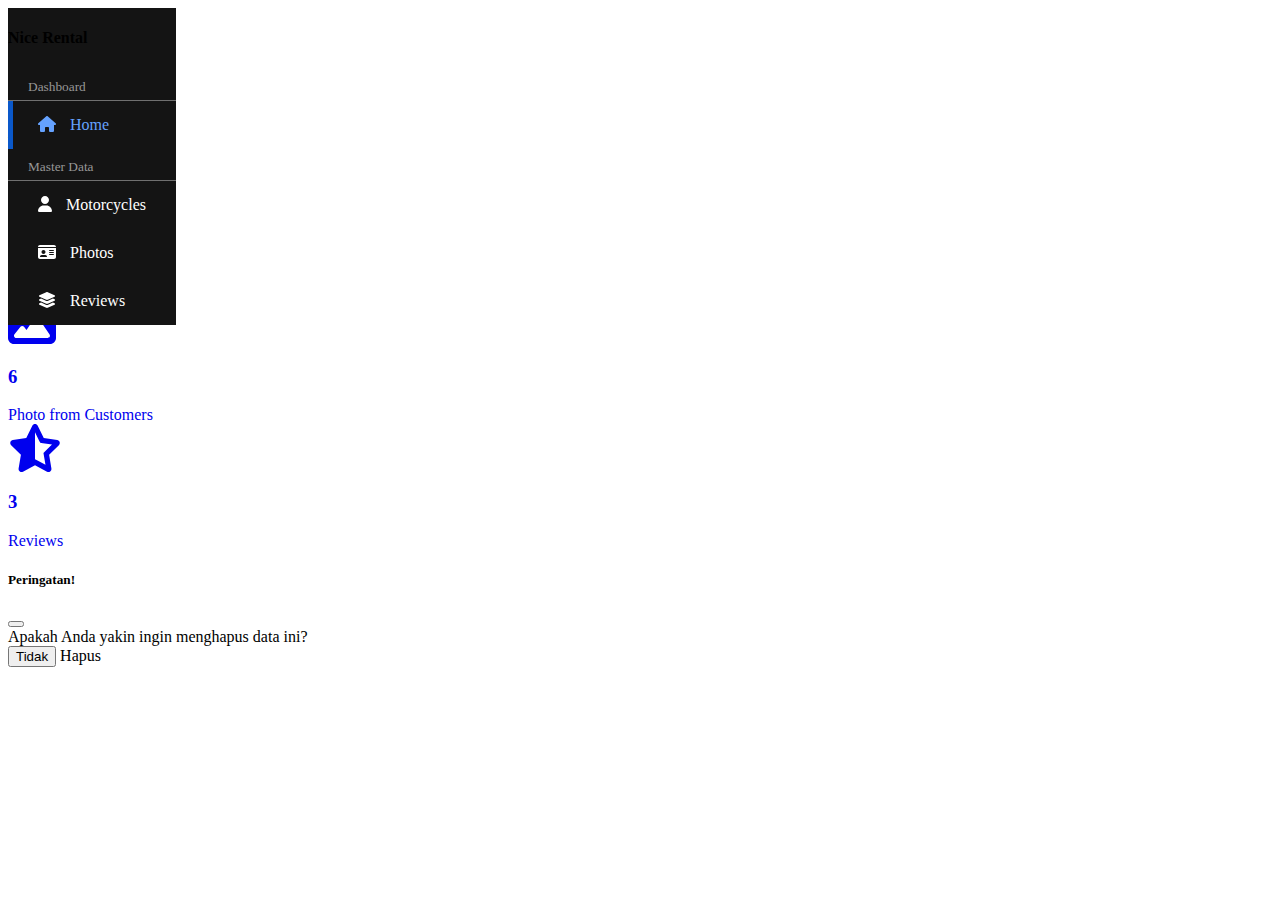
<file: dashboard.html>
<!DOCTYPE html>
<html lang="en">
<head>
<meta charset="UTF-8">
    <meta http-equiv="X-UA-Compatible" content="IE=edge">
    <meta name="viewport" content="width=device-width, initial-scale=1.0">
    <title>Nice Rental</title>
    <link href="https://cdn.jsdelivr.net/npm/bootstrap@5.3.0-alpha1/dist/css/bootstrap.min.css" rel="stylesheet" integrity="sha384-GLhlTQ8iRABdZLl6O3oVMWSktQOp6b7In1Zl3/Jr59b6EGGoI1aFkw7cmDA6j6gD" crossorigin="anonymous">
    <link rel="stylesheet" href="assets/datatables/datatables.min.css">
    <link rel="stylesheet" href="assets/fontawesome/css/all.min.css">
    <!-- <link rel="stylesheet" href="<?= BASEURL; ?>/assets/datepicker/css/bootstrap-datepicker.min.css"> -->
    <link rel="stylesheet" href="css/admin.css">
    <script src="https://code.jquery.com/jquery-3.6.3.min.js" integrity="sha256-pvPw+upLPUjgMXY0G+8O0xUf+/Im1MZjXxxgOcBQBXU=" crossorigin="anonymous"></script>
    <script src="https://cdn.jsdelivr.net/npm/bootstrap@5.3.0-alpha1/dist/js/bootstrap.bundle.min.js" integrity="sha384-w76AqPfDkMBDXo30jS1Sgez6pr3x5MlQ1ZAGC+nuZB+EYdgRZgiwxhTBTkF7CXvN" crossorigin="anonymous"></script>
    <script src="assets/fontawesome/js/all.min.js"></script>
    <script src="assets/datatables/datatables.min.js"></script>
    <!-- <script src="<?= BASEURL; ?>/assets/datepicker/js/bootstrap-datepicker.min.js"></script> -->
    <!-- <script src="<?= BASEURL; ?>/assets/js/flasher.js"></script> -->
    <script src="assets/tinymce/tinymce.min.js"></script>
</head>
<body>
    <!-- <div class="flasher">
      <?php Flasher::flash(); ?>
    </div> -->
    <div class="container-fluid">
        <div class="row">
            <div class="col-2 px-0 sidebar text-white">
                <h4 class="text-center mt-3 mb-4">Nice Rental</h4>
                <div class="text-center text-lg-start mb-5">
                    <div class="menu-group-lg d-none d-lg-block">Dashboard</div><div class="menu-group-sm mx-2 d-lg-none"></div>
                    <a class="side-menu active" href="dashboard.html"><i class="fa-solid fa-home"></i> <span class="menu-text d-none d-lg-inline-block">Home</span></a>
                    <div class="menu-group-lg d-none d-lg-block">Master Data</div><div class="menu-group-sm mx-2 d-lg-none"></div>
                    <a class="side-menu <?= $page == 'user' ? 'active' : ''; ?>" href="motorcycles.html"><i class="fa-solid fa-user"></i> <span class="menu-text d-none d-lg-inline-block">Motorcycles</span></a>
                    <a class="side-menu <?= $page == 'member' ? 'active' : ''; ?>" href="photos.html"><i class="fa-solid fa-id-card"></i> <span class="menu-text d-none d-lg-inline-block">Photos</span></a>
                    <a class="side-menu <?= $page == 'category' ? 'active' : ''; ?>" href="reviews.html"><i class="fa-solid fa-layer-group"></i> <span class="menu-text d-none d-lg-inline-block">Reviews</span></a>
                </div>
            </div>
            <div class="col-10 offset-2 px-0">
                <nav class="navbar navbar-expand-lg navbar-light bg-light">
                    <div class="container-fluid px-3">
                        <button class="navbar-toggler" type="button" data-bs-toggle="collapse" data-bs-target="#navbarSupportedContent" aria-controls="navbarSupportedContent" aria-expanded="false" aria-label="Toggle navigation">
                            <span class="navbar-toggler-icon"></span>
                        </button>
                        <div class="collapse navbar-collapse" id="navbarSupportedContent">
                            <ul class="navbar-nav ms-auto mb-2 mb-lg-0">
                                <!-- <li class="nav-item">
                                    <a class="nav-link active" aria-current="page" href="#">Home</a>
                                </li> -->
                                <li class="nav-item">
                                    <a class="nav-link" href="index.html">Homepage</a>
                                </li>
                                <li class="nav-item dropdown">
                                    <a class="nav-link dropdown-toggle fw-bold" href="#" id="navbarDropdown" role="button" data-bs-toggle="dropdown" aria-expanded="false">
                                        <i class="fa-solid fa-user"></i> <?= $_SESSION['ht-username']; ?>
                                    </a>
                                    <ul class="dropdown-menu dropdown-menu-end" aria-labelledby="navbarDropdown">
                                        <li><a class="dropdown-item" href="account.html">My Account</a></li>
                                        <li><a class="dropdown-item" href="login.html">Logout</a></li>
                                    </ul>
                                </li>
                            </ul>
                        </div>
                    </div>
                </nav>
                <div class="p-4">   
                    <h3 class="mb-4">Welcome, Admin!</h3>
                    <div class="row">
                        <div class="col-lg-4 col-md-6">
                            <a href="motorcycles.html">
                                <div class="alert alert-info d-flex align-items-center">
                                    <div class=""><i class="fa-solid fa-motorcycle fa-fw fa-3x"></i></div>
                                    <div class="ps-3">
                                        <h3 class="m-0">3</h4>
                                        <div class="text-muted">
                                            Motorcycles
                                        </div>    
                                    </div>
                                </div>
                            </a>
                        </div>
                        <div class="col-lg-4 col-md-6">
                            <a href="photos.html">
                                <div class="alert alert-success d-flex align-items-center">
                                    <div class=""><i class="fa-solid fa-image fa-3x"></i></div>
                                    <div class="ps-3">
                                        <h3 class="m-0">6</h4>
                                        <div class="text-muted">
                                            Photo from Customers
                                        </div>    
                                    </div>
                                </div>
                            </a>
                        </div>
                        <div class="col-lg-4 col-md-6">
                            <a href="reviews.html">
                                <div class="alert alert-warning d-flex align-items-center">
                                    <div class=""><i class="fa-solid fa-star-half-stroke fa-3x"></i></div>
                                    <div class="ps-3">
                                        <h3 class="m-0">3</h4>
                                        <div class="text-muted">
                                            Reviews
                                        </div>    
                                    </div>
                                </div>
                            </a>
                        </div>
                    </div>
                </div>
            </div>
        </div>
    </div>

    <!-- Modal delete -->
    <div class="modal fade" id="modal-delete" tabindex="-1" aria-labelledby="modal-deleteLabel" aria-hidden="true">
        <div class="modal-dialog">
            <div class="modal-content">
                <div class="modal-header">
                    <h5 class="modal-title" id="modal-deleteLabel">Peringatan!</h5>
                    <button type="button" class="btn-close" data-bs-dismiss="modal" aria-label="Close"></button>
                </div>
                <div class="modal-body">
                    Apakah Anda yakin ingin menghapus data ini?
                </div>
                <div class="modal-footer">
                    <button type="button" class="btn btn-secondary" data-bs-dismiss="modal">Tidak</button>
                    <a id="modal-delete-btn" class="btn btn-danger">Hapus</a>
                </div>
            </div>
        </div>
    </div>
    <!-- End of modal delete -->

    <script src="js/sidebar.js"></script>
</body>
</html>
</file>
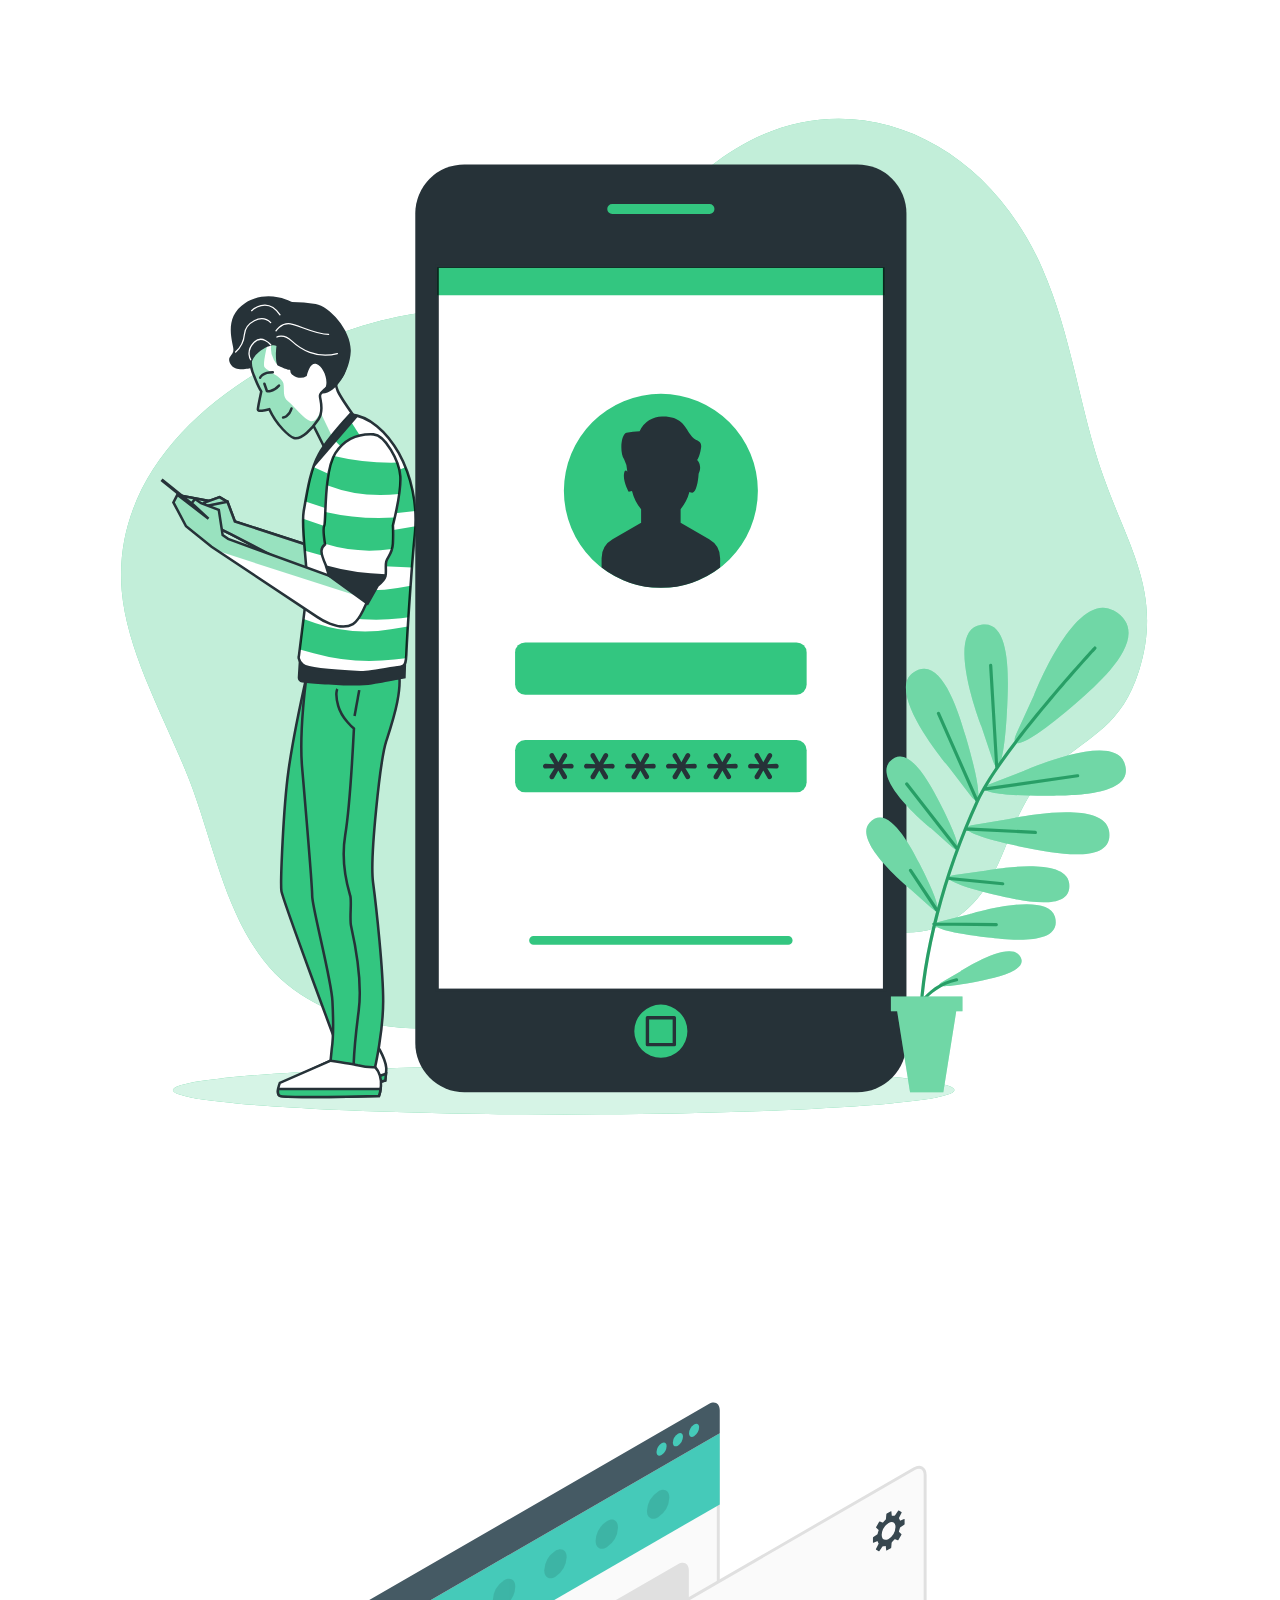
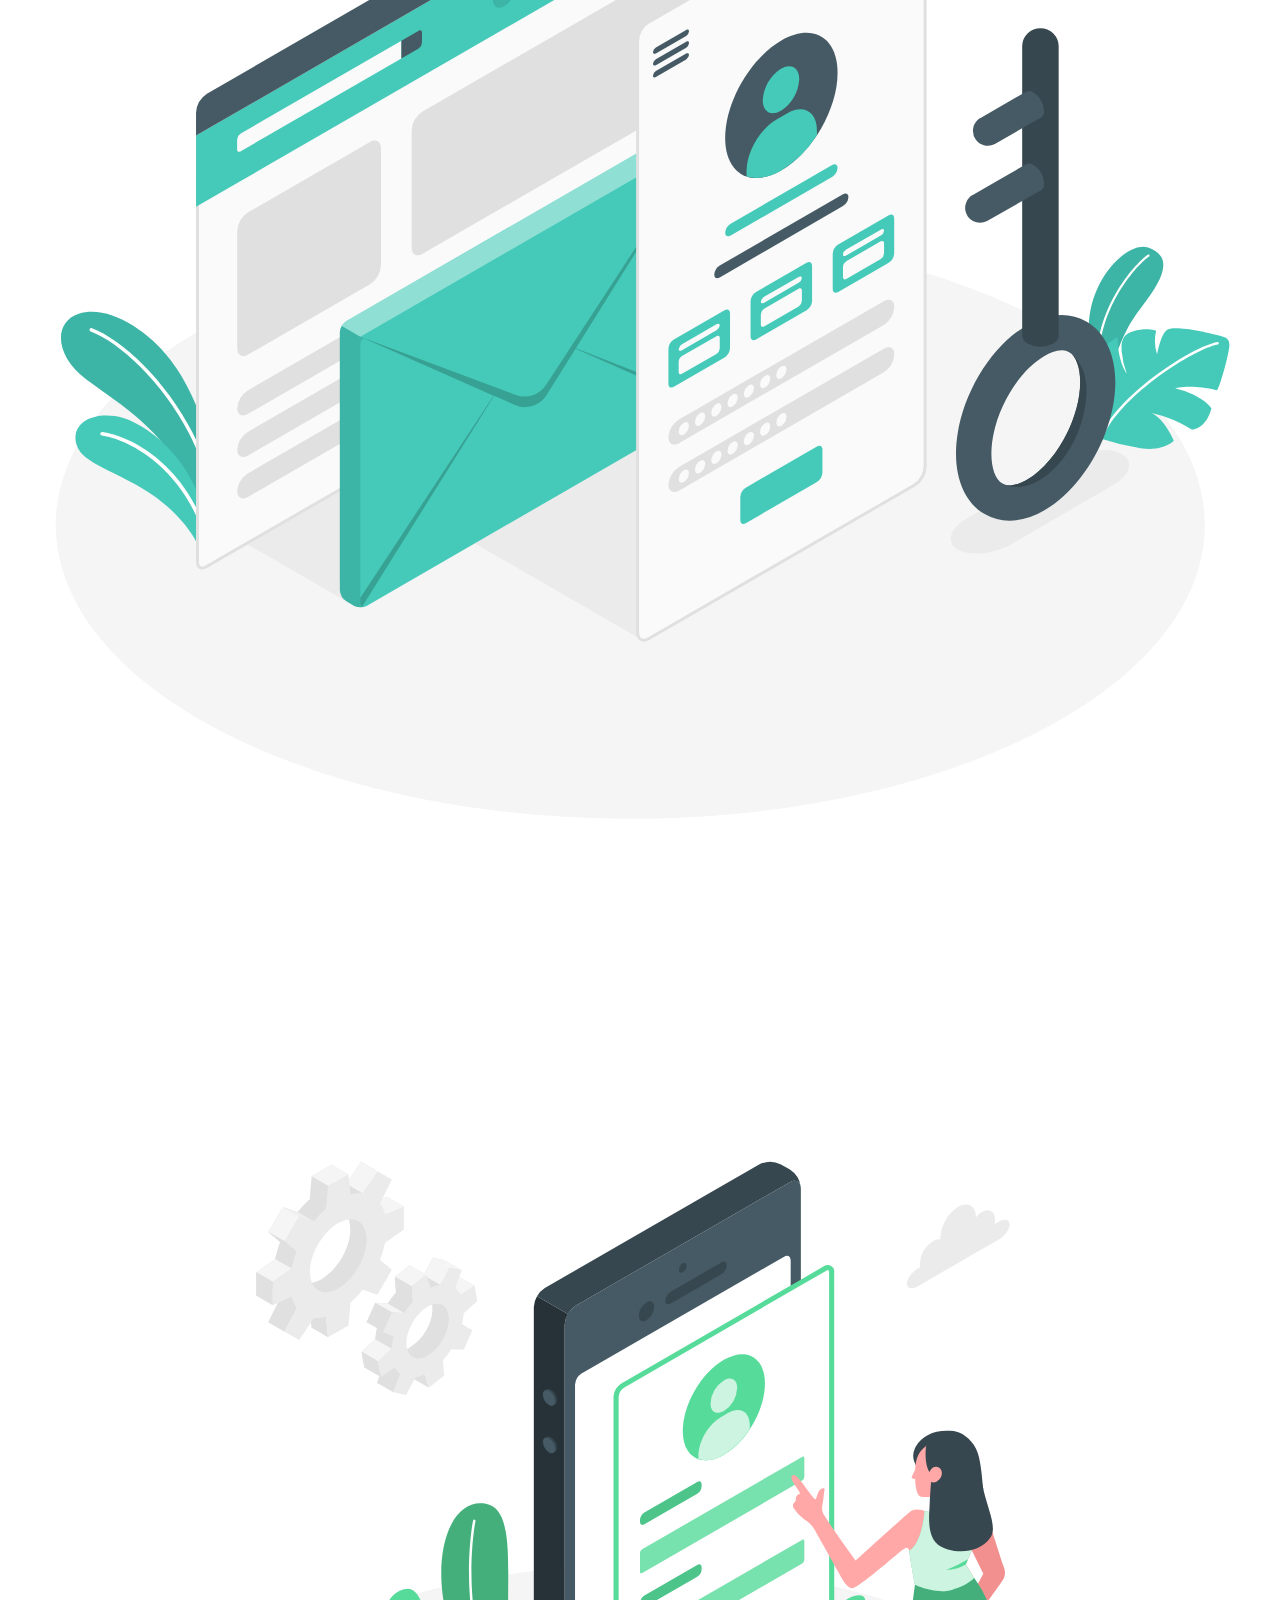
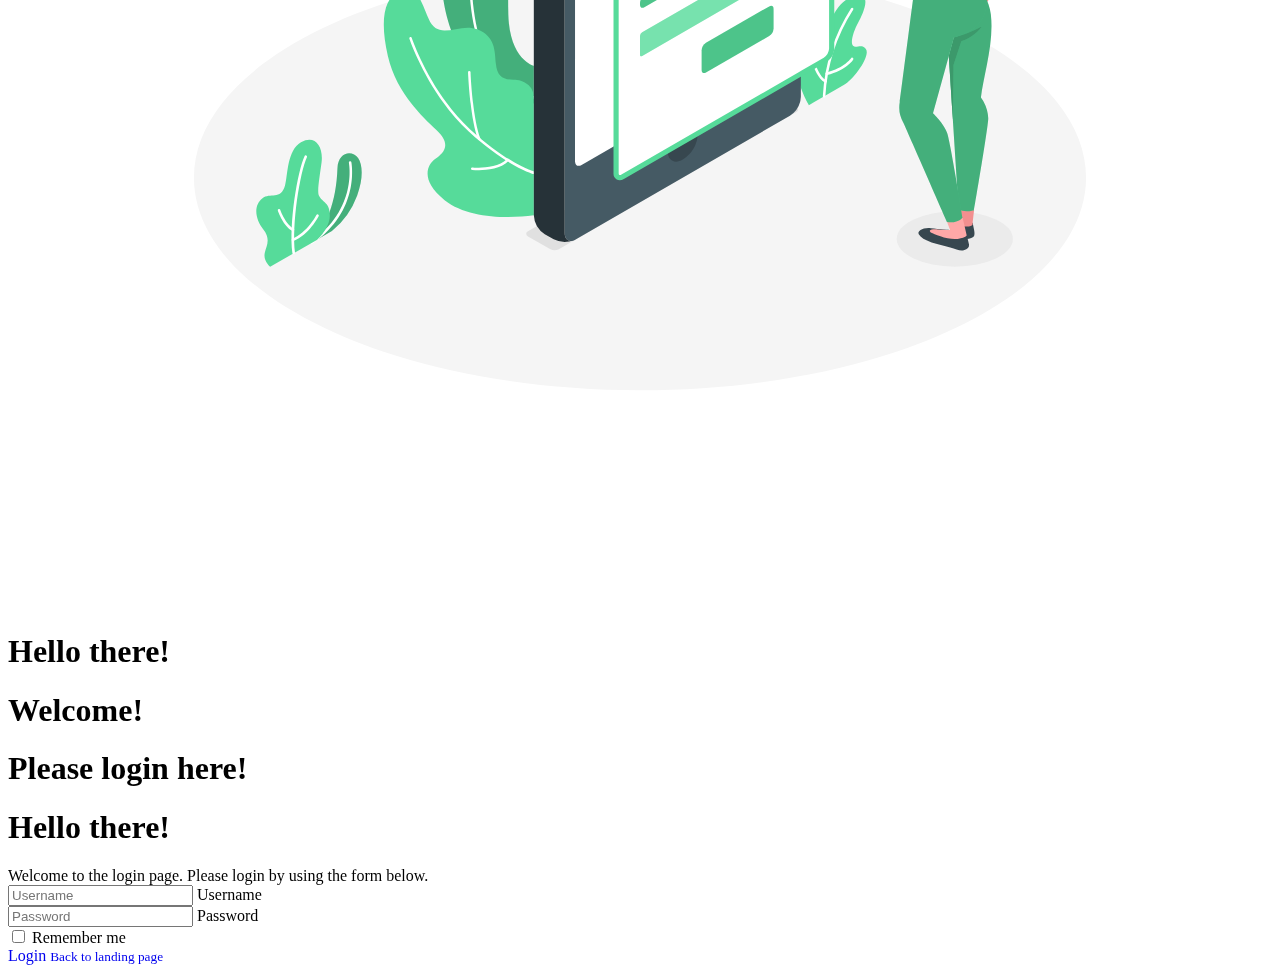
<file: login.html>
<!DOCTYPE html>
<html lang="en">
<head>
    <meta charset="UTF-8">
    <meta http-equiv="X-UA-Compatible" content="IE=edge">
    <meta name="viewport" content="width=device-width, initial-scale=1.0">
    <title>Nice Rental</title>
    <link href="https://cdn.jsdelivr.net/npm/bootstrap@5.3.0-alpha1/dist/css/bootstrap.min.css" rel="stylesheet" integrity="sha384-GLhlTQ8iRABdZLl6O3oVMWSktQOp6b7In1Zl3/Jr59b6EGGoI1aFkw7cmDA6j6gD" crossorigin="anonymous">
    <style>
        a, a:hover, a:focus, a:visited {
            text-decoration: none;
        }

        .flasher {
            position: fixed;
            z-index: 9;
            top: 15px;
            right: 15px;
        }

        .flasher {
            z-index: 9999;
        }
    </style>
</head>
<body>
	<div class="container-fluid">
        <div class="row h-100">
            <div class="col-lg-6 d-none d-lg-block bg-primary">
                <div class="row justify-content-center">
                    <div class="col-6 text-center">
                        <div class="centered-carousel">
                            <div id="carousel-animation" class="carousel slide carousel-fade" data-bs-ride="carousel">
                                <div class="carousel-inner">
                                    <div class="carousel-item active">
                                        <svg class="animated" id="freepik_stories-mobile-login" xmlns="http://www.w3.org/2000/svg" xmlns:xlink="http://www.w3.org/1999/xlink" viewBox="0 0 500 500" version="1.1" xmlns:svgjs="http://svgjs.com/svgjs"><style>svg#freepik_stories-mobile-login:not(.animated) .animable {opacity: 0;}svg#freepik_stories-mobile-login.animated #freepik--background-simple--inject-1--inject-4 {animation: 1s 1 forwards cubic-bezier(.36,-0.01,.5,1.38) slideDown;animation-delay: 0s;}svg#freepik_stories-mobile-login.animated #freepik--Shadow--inject-1--inject-4 {animation: 1s 1 forwards cubic-bezier(.36,-0.01,.5,1.38) slideRight;animation-delay: 0s;}svg#freepik_stories-mobile-login.animated #freepik--Device--inject-1--inject-4 {animation: 1s 1 forwards cubic-bezier(.36,-0.01,.5,1.38) slideLeft;animation-delay: 0s;}svg#freepik_stories-mobile-login.animated #freepik--Plant--inject-1--inject-4 {animation: 1s 1 forwards cubic-bezier(.36,-0.01,.5,1.38) slideDown;animation-delay: 0s;}svg#freepik_stories-mobile-login.animated #freepik--Character--inject-1--inject-4 {animation: 1s 1 forwards cubic-bezier(.36,-0.01,.5,1.38) slideUp;animation-delay: 0s;}            @keyframes slideDown {                0% {                    opacity: 0;                    transform: translateY(-30px);                }                100% {                    opacity: 1;                    transform: translateY(0);                }            }                    @keyframes slideRight {                0% {                    opacity: 0;                    transform: translateX(30px);                }                100% {                    opacity: 1;                    transform: translateX(0);                }            }                    @keyframes slideLeft {                0% {                    opacity: 0;                    transform: translateX(-30px);                }                100% {                    opacity: 1;                    transform: translateX(0);                }            }                    @keyframes slideUp {                0% {                    opacity: 0;                    transform: translateY(30px);                }                100% {                    opacity: 1;                    transform: inherit;                }            }        </style><!--Mobile login--><g id="freepik--background-simple--inject-1--inject-4" class="animable" style="transform-origin: 247.659px 223.729px;"><path d="M409.13,103c-24.88-56.73-84.6-78.09-131.72-40-18.4,14.86-29.88,38.51-52.41,48-21.14,8.9-47.92,6.28-70.78,11.1C105.54,132.3,40,171,45,230.63c2.19,26.12,19.81,55.13,28.52,79.57,10,28.12,16,63.3,42.47,80.11,45.38,28.86,100.12,5.27,141-18,22-12.51,34.11-20.2,57.8-15.91,21.93,4,41.68,18,63.11,1.39,16.09-12.47,17.42-37.74,30.93-52.58,15.22-16.72,30.65-17.93,38.56-43.06,9.59-30.49-4.54-49.54-14.09-76.78S420.85,129.69,409.13,103Z" style="fill: rgb(51, 198, 128); transform-origin: 247.659px 223.729px;" id="el1ickbj3aj2b" class="animable"></path><g id="ele175htfr0zk"><g style="opacity: 0.7; transform-origin: 247.659px 223.729px;" class="animable"><path d="M409.13,103c-24.88-56.73-84.6-78.09-131.72-40-18.4,14.86-29.88,38.51-52.41,48-21.14,8.9-47.92,6.28-70.78,11.1C105.54,132.3,40,171,45,230.63c2.19,26.12,19.81,55.13,28.52,79.57,10,28.12,16,63.3,42.47,80.11,45.38,28.86,100.12,5.27,141-18,22-12.51,34.11-20.2,57.8-15.91,21.93,4,41.68,18,63.11,1.39,16.09-12.47,17.42-37.74,30.93-52.58,15.22-16.72,30.65-17.93,38.56-43.06,9.59-30.49-4.54-49.54-14.09-76.78S420.85,129.69,409.13,103Z" style="fill: rgb(255, 255, 255); transform-origin: 247.659px 223.729px;" id="el5gc7uuw6dq" class="animable"></path></g></g></g><g id="freepik--Shadow--inject-1--inject-4" class="animable" style="transform-origin: 219.81px 428.05px;"><ellipse cx="219.81" cy="428.05" rx="154.58" ry="9.63" style="fill: rgb(51, 198, 128); transform-origin: 219.81px 428.05px;" id="el06xfkxbqjt8" class="animable"></ellipse><g id="elij56if1uyg"><ellipse cx="219.81" cy="428.05" rx="154.58" ry="9.63" style="fill: rgb(255, 255, 255); opacity: 0.8; transform-origin: 219.81px 428.05px;" class="animable"></ellipse></g></g><g id="freepik--Device--inject-1--inject-4" class="animable" style="transform-origin: 258.255px 245.36px;"><rect x="161.11" y="61.86" width="194.29" height="367" rx="19.43" style="fill: rgb(38, 50, 56); transform-origin: 258.255px 245.36px;" id="elkdz3aau8cnb" class="animable"></rect><rect x="169.74" y="102.16" width="177.02" height="286.4" style="fill: rgb(255, 255, 255); stroke: rgb(38, 50, 56); stroke-miterlimit: 10; stroke-width: 1.33739px; transform-origin: 258.25px 245.36px;" id="ela1zdl472q5l" class="animable"></rect><g id="elacvgkbjpsrr"><circle cx="258.26" cy="191" r="38.37" style="fill: rgb(51, 198, 128); transform-origin: 258.26px 191px; transform: rotate(-45deg);" class="animable"></circle></g><path d="M308.63,370.55H207.89a1.72,1.72,0,0,1-1.73-1.72h0a1.72,1.72,0,0,1,1.73-1.73H308.63a1.72,1.72,0,0,1,1.72,1.73h0A1.72,1.72,0,0,1,308.63,370.55Z" style="fill: rgb(51, 198, 128); transform-origin: 258.255px 368.825px;" id="elxqvkzw9s3lm" class="animable"></path><rect x="200.59" y="250.94" width="115.33" height="20.67" rx="4.01" style="fill: rgb(51, 198, 128); transform-origin: 258.255px 261.275px;" id="el3vfyz69nch9" class="animable"></rect><rect x="200.59" y="289.6" width="115.33" height="20.67" rx="4.01" style="fill: rgb(51, 198, 128); transform-origin: 258.255px 299.935px;" id="elbrqsj2xknt9" class="animable"></rect><path d="M277.36,210.14l-11.29-6.5v-5.37a17.66,17.66,0,0,0,3.47-6.77,3.64,3.64,0,0,0,1.21.21c1.4,0,2.29-4.34,2.44-7.44,1.63-3.45-.59-5.47-.59-5.47s.92-.92,1.53-4.61-2.15-2.15-4.3-5.53-3.69-7.06-10.75-7.06a9.7,9.7,0,0,0-9.22,5.84,23.36,23.36,0,0,0-5.22.61c-2.16.61-2.77,7.68-.93,10.45a10.53,10.53,0,0,1,1.28,4.93c-.49-.6-1-.76-1.28.6-.61,3.07,1.85,7.37,1.85,7.37l1.27-.36a18,18,0,0,0,3.61,7.23v5.37l-11.29,6.5a8.68,8.68,0,0,0-4.34,7.51v3.72a38.35,38.35,0,0,0,46.89,0v-3.72A8.66,8.66,0,0,0,277.36,210.14Z" style="fill: rgb(38, 50, 56); transform-origin: 258.255px 195.483px;" id="elv10ivyvs91f" class="animable"></path><path d="M215.2,305.13a1,1,0,0,1-.69-.29.93.93,0,0,1-.31-.7,1,1,0,0,1,.15-.51l1.8-2.88-3.51.11a.94.94,0,0,1-.72-.27,1,1,0,0,1,0-1.33.91.91,0,0,1,.72-.28l3.46.13-1.78-2.87a1,1,0,0,1-.15-.52.93.93,0,0,1,.31-.7,1,1,0,0,1,.69-.29.9.9,0,0,1,.81.52l1.71,3.09,1.69-3.07a1,1,0,0,1,.87-.56.91.91,0,0,1,.67.3,1,1,0,0,1,.28.71,1,1,0,0,1-.13.49l-1.81,2.9,3.51-.13a.91.91,0,0,1,.72.28.93.93,0,0,1,.26.66,1,1,0,0,1-.26.67.94.94,0,0,1-.72.27l-3.53-.11L221,303.6a1,1,0,0,1,.15.53,1,1,0,0,1-1,1,.88.88,0,0,1-.8-.54l-1.67-3-1.66,3A.94.94,0,0,1,215.2,305.13Z" style="fill: rgb(38, 50, 56); transform-origin: 217.708px 299.92px;" id="el0nof4c45zahh" class="animable"></path><path d="M231.42,305.13a1,1,0,0,1-.69-.29.93.93,0,0,1-.31-.7,1,1,0,0,1,.15-.51l1.8-2.88-3.5.11a1,1,0,0,1-.73-.27.95.95,0,0,1,.73-1.61l3.45.13-1.78-2.87a1,1,0,0,1-.15-.52.93.93,0,0,1,.31-.7,1,1,0,0,1,.69-.29.9.9,0,0,1,.81.52l1.71,3.09,1.69-3.07a1,1,0,0,1,.87-.56.89.89,0,0,1,.67.3,1,1,0,0,1,.29.71,1,1,0,0,1-.14.49l-1.81,2.9L239,299a.89.89,0,0,1,.71.28.93.93,0,0,1,.26.66,1,1,0,0,1-.26.67.92.92,0,0,1-.71.27l-3.54-.11,1.76,2.85a1,1,0,0,1,.15.53,1,1,0,0,1-1,1,.88.88,0,0,1-.8-.54l-1.67-3-1.66,3A.94.94,0,0,1,231.42,305.13Z" style="fill: rgb(38, 50, 56); transform-origin: 233.921px 299.93px;" id="ell5mxd8bkz" class="animable"></path><path d="M247.65,305.13a1,1,0,0,1-.7-.29.93.93,0,0,1-.31-.7,1,1,0,0,1,.15-.51l1.8-2.88-3.5.11a.95.95,0,0,1-.73-1.6.94.94,0,0,1,.73-.28l3.45.13-1.78-2.87a1,1,0,0,1-.15-.52,1,1,0,0,1,.31-.7,1,1,0,0,1,.7-.29.9.9,0,0,1,.8.52l1.71,3.09,1.69-3.07a1,1,0,0,1,.87-.56.89.89,0,0,1,.67.3,1,1,0,0,1,.29.71,1,1,0,0,1-.14.49l-1.81,2.9,3.52-.13a.91.91,0,0,1,1,.94,1,1,0,0,1-.25.67.94.94,0,0,1-.72.27l-3.53-.11,1.75,2.85a1,1,0,0,1,.15.53,1,1,0,0,1-.31.7.94.94,0,0,1-.68.3.87.87,0,0,1-.79-.54l-1.68-3-1.66,3A.93.93,0,0,1,247.65,305.13Z" style="fill: rgb(38, 50, 56); transform-origin: 250.161px 299.92px;" id="elz7p541us9hl" class="animable"></path><path d="M263.87,305.13a1,1,0,0,1-.7-.29,1,1,0,0,1-.3-.7.94.94,0,0,1,.14-.51l1.8-2.88-3.5.11a1,1,0,0,1-.73-.27,1,1,0,0,1,0-1.33,1,1,0,0,1,.73-.28l3.46.13L263,296.24a1,1,0,0,1-.15-.52,1,1,0,0,1,.31-.7,1,1,0,0,1,.7-.29.9.9,0,0,1,.81.52l1.7,3.09,1.69-3.07a1,1,0,0,1,.87-.56.89.89,0,0,1,.67.3,1,1,0,0,1,.29.71,1,1,0,0,1-.14.49l-1.81,2.9,3.52-.13a.91.91,0,0,1,1,.94,1,1,0,0,1-.25.67.94.94,0,0,1-.72.27l-3.53-.11,1.75,2.85a1,1,0,0,1,.15.53.93.93,0,0,1-.31.7.94.94,0,0,1-.68.3.87.87,0,0,1-.79-.54l-1.68-3-1.66,3A.93.93,0,0,1,263.87,305.13Z" style="fill: rgb(38, 50, 56); transform-origin: 266.394px 299.92px;" id="elavfjlchewxt" class="animable"></path><path d="M280.09,305.13a1,1,0,0,1-.7-.29,1,1,0,0,1-.15-1.21l1.79-2.88-3.5.11a1,1,0,0,1-.73-.27,1,1,0,0,1,0-1.33,1,1,0,0,1,.73-.28l3.46.13-1.78-2.87a1,1,0,0,1-.15-.52,1,1,0,0,1,.3-.7,1,1,0,0,1,.7-.29.9.9,0,0,1,.81.52l1.7,3.09,1.69-3.07a1,1,0,0,1,.87-.56.91.91,0,0,1,.68.3,1,1,0,0,1,.28.71,1,1,0,0,1-.14.49l-1.81,2.9,3.52-.13a.91.91,0,0,1,1,.94,1,1,0,0,1-.25.67.94.94,0,0,1-.72.27l-3.53-.11,1.75,2.85a1,1,0,0,1,.15.53.93.93,0,0,1-.31.7.94.94,0,0,1-.68.3.87.87,0,0,1-.79-.54l-1.68-3-1.66,3A.93.93,0,0,1,280.09,305.13Z" style="fill: rgb(38, 50, 56); transform-origin: 282.604px 299.92px;" id="elj88miklndxl" class="animable"></path><path d="M296.31,305.13a1,1,0,0,1-.69-.29.93.93,0,0,1-.31-.7,1,1,0,0,1,.15-.51l1.79-2.88-3.5.11a.93.93,0,0,1-1-.94.93.93,0,0,1,.27-.66.91.91,0,0,1,.72-.28l3.46.13-1.78-2.87a1,1,0,0,1-.15-.52,1,1,0,0,1,.3-.7,1,1,0,0,1,.7-.29.9.9,0,0,1,.81.52l1.7,3.09,1.7-3.07a1,1,0,0,1,.86-.56.91.91,0,0,1,.68.3,1,1,0,0,1,.28.71,1,1,0,0,1-.13.49l-1.81,2.9,3.51-.13a.91.91,0,0,1,.72.28.93.93,0,0,1,.26.66,1,1,0,0,1-.26.67.94.94,0,0,1-.72.27l-3.53-.11,1.75,2.85a1,1,0,0,1,.15.53,1,1,0,0,1-.3.7,1,1,0,0,1-.69.3.87.87,0,0,1-.79-.54l-1.68-3-1.66,3A.93.93,0,0,1,296.31,305.13Z" style="fill: rgb(38, 50, 56); transform-origin: 298.8px 299.92px;" id="eliwyzuk8iqp" class="animable"></path><rect x="169.74" y="102.54" width="177.02" height="11.09" style="fill: rgb(51, 198, 128); mix-blend-mode: multiply; transform-origin: 258.25px 108.085px;" id="elscaykay59cn" class="animable"></rect><path d="M277.5,82.11H239a2.62,2.62,0,0,1-2.62-2.62h0A2.62,2.62,0,0,1,239,76.87H277.5a2.62,2.62,0,0,1,2.62,2.62h0A2.62,2.62,0,0,1,277.5,82.11Z" style="fill: rgb(51, 198, 128); stroke: rgb(38, 50, 56); stroke-linecap: round; stroke-linejoin: round; stroke-width: 1.33739px; transform-origin: 258.25px 79.49px;" id="ellywig7x7gfc" class="animable"></path><path d="M268.75,404.74a10.5,10.5,0,1,0-10.49,10.49A10.5,10.5,0,0,0,268.75,404.74Z" style="fill: rgb(51, 198, 128); transform-origin: 258.25px 404.73px;" id="elmkbuzw71ehl" class="animable"></path><rect x="252.94" y="399.42" width="10.64" height="10.64" style="fill: rgb(51, 198, 128); stroke: rgb(38, 50, 56); stroke-linecap: round; stroke-linejoin: round; stroke-width: 1.33739px; transform-origin: 258.26px 404.74px;" id="elylyy88u58sk" class="animable"></rect></g><g id="freepik--Plant--inject-1--inject-4" class="animable" style="transform-origin: 391.371px 333.028px;"><path d="M385,284s-13.94-35.42-1.53-39.63c12.92-4.39,12.35,19,11.85,30.4-1.05,24.36-3.74,28.89-5.75,22.94Zm-4.19,27.63c3.83,5,4.91-.18-2-23.57-3.24-11-10.28-33.25-21.08-24.9-10.37,8,14.31,37,14.31,37Zm-7.4,20.3c3.65,3.24,3.72-.85-4.95-17.74-4.07-7.91-12.68-23.92-19.73-16-6.77,7.64,16.3,26.21,16.3,26.21Zm-8,24.14c3.65,3.25,3.72-.85-4.95-17.73-4.07-7.91-12.68-23.93-19.73-16C334,330,357,348.57,357,348.57Zm23.1-49.14c-5.84,2.28-1.2,4.76,23.19,4.69,11.44,0,34.8-.52,29.82-13.23-4.77-12.21-39.51,3.34-39.51,3.34Zm-6.65,16.24c-6.18,1.07-2.12,4.43,21.8,9.21,11.21,2.25,34.2,6.4,31.85-7-2.25-12.92-39.39-4.58-39.39-4.58ZM374.42,343c-5.26.76-1.9,3.69,18.21,8.29,9.43,2.16,28.78,6.21,27.1-5.22-1.6-11-33.2-4.78-33.2-4.78Zm-5.65,18.37c-5.15,1.31-1.5,3.87,19,6.31,9.6,1.14,29.27,3.12,26.4-8.07-2.77-10.74-33.53-1.23-33.53-1.23ZM398.91,287c-3,6.72,3.23,5.7,24.41-12.78,9.92-8.67,29.82-26.81,14.06-35.84-15.13-8.68-31.4,33.2-31.4,33.2Zm-29.36,98.3c-3.17,1.85-.06,2.57,14.48-.33,6.82-1.35,20.69-4.35,16-10.27C395.49,369,376.89,381,376.89,381Z" style="fill: rgb(51, 198, 128); transform-origin: 391.371px 312.057px;" id="elerdls1pz89b" class="animable"></path><g id="elx8qa6m8uu"><path d="M385,284s-13.94-35.42-1.53-39.63c12.92-4.39,12.35,19,11.85,30.4-1.05,24.36-3.74,28.89-5.75,22.94Zm-4.19,27.63c3.83,5,4.91-.18-2-23.57-3.24-11-10.28-33.25-21.08-24.9-10.37,8,14.31,37,14.31,37Zm-7.4,20.3c3.65,3.24,3.72-.85-4.95-17.74-4.07-7.91-12.68-23.92-19.73-16-6.77,7.64,16.3,26.21,16.3,26.21Zm-8,24.14c3.65,3.25,3.72-.85-4.95-17.73-4.07-7.91-12.68-23.93-19.73-16C334,330,357,348.57,357,348.57Zm23.1-49.14c-5.84,2.28-1.2,4.76,23.19,4.69,11.44,0,34.8-.52,29.82-13.23-4.77-12.21-39.51,3.34-39.51,3.34Zm-6.65,16.24c-6.18,1.07-2.12,4.43,21.8,9.21,11.21,2.25,34.2,6.4,31.85-7-2.25-12.92-39.39-4.58-39.39-4.58ZM374.42,343c-5.26.76-1.9,3.69,18.21,8.29,9.43,2.16,28.78,6.21,27.1-5.22-1.6-11-33.2-4.78-33.2-4.78Zm-5.65,18.37c-5.15,1.31-1.5,3.87,19,6.31,9.6,1.14,29.27,3.12,26.4-8.07-2.77-10.74-33.53-1.23-33.53-1.23ZM398.91,287c-3,6.72,3.23,5.7,24.41-12.78,9.92-8.67,29.82-26.81,14.06-35.84-15.13-8.68-31.4,33.2-31.4,33.2Zm-29.36,98.3c-3.17,1.85-.06,2.57,14.48-.33,6.82-1.35,20.69-4.35,16-10.27C395.49,369,376.89,381,376.89,381Z" style="fill: rgb(255, 255, 255); opacity: 0.3; transform-origin: 391.371px 312.057px;" class="animable"></path></g><path d="M391.15,300.49l-2.43-40.43m-5.26,53.77L368.1,279.06m55,24.66L386.29,309M375.5,332.57,355.57,307M379,324.73l27.46,1.38M372.5,344.34l21,2.08M367.43,356.8,357,341.11m9.23,21.23,24.69.23m-29.69,46.09a.63.63,0,0,0,.58-.67c-1.57-23.58,7.55-62.2,22.18-93.9,9.35-20.26,46-60.08,46.39-60.48a.63.63,0,0,0,0-.89.62.62,0,0,0-.88,0c-.37.4-37.17,40.37-46.6,60.81C368,346,359,383.92,360.6,408.07a.64.64,0,0,0,.63.59Zm29.91-107.55a.63.63,0,0,0,.59-.66L389.34,260a.62.62,0,0,0-.66-.59.63.63,0,0,0-.59.66l2.43,40.43a.62.62,0,0,0,.62.59Zm-7.46,13.29a.63.63,0,0,0,.32-.82l-15.37-34.77a.62.62,0,0,0-1.14.5l15.36,34.77a.63.63,0,0,0,.57.38A.62.62,0,0,0,383.72,314.4Zm2.66-4.8,36.79-5.26a.63.63,0,1,0-.17-1.24l-36.79,5.26a.62.62,0,0,0,.08,1.24Zm-10.49,23.47a.63.63,0,0,0,.11-.88l-19.94-25.62a.63.63,0,1,0-1,.77L375,333a.62.62,0,0,0,.49.24A.63.63,0,0,0,375.89,333.07Zm31.16-6.93a.63.63,0,0,0-.6-.65L379,324.1a.63.63,0,0,0-.06,1.25l27.46,1.39h0A.63.63,0,0,0,407.05,326.14Zm-12.93,20.34a.62.62,0,0,0-.56-.69l-21-2.07a.62.62,0,0,0-.68.56.63.63,0,0,0,.56.68l21,2.08h.06A.62.62,0,0,0,394.12,346.48Zm-26.35,10.84a.63.63,0,0,0,.18-.87l-10.38-15.69a.64.64,0,0,0-.87-.17.63.63,0,0,0-.18.87l10.38,15.69a.65.65,0,0,0,.53.28A.6.6,0,0,0,367.77,357.32Zm23.82,5.25a.64.64,0,0,0-.62-.63l-24.69-.23h0a.62.62,0,0,0-.62.62.61.61,0,0,0,.62.63l24.69.23h0A.63.63,0,0,0,391.59,362.57Zm-33.13,36.92c.05-.11,4.26-11.71,16.92-14.48a.63.63,0,0,0,.48-.75.64.64,0,0,0-.75-.47c-13.35,2.92-17.78,15.17-17.83,15.29a.64.64,0,0,0,.39.8l.2,0A.62.62,0,0,0,358.46,399.49Zm2.81,9.17a.63.63,0,0,0,.58-.67c-1.57-23.58,7.55-62.2,22.18-93.9,9.35-20.26,46-60.08,46.39-60.48a.63.63,0,0,0,0-.89.62.62,0,0,0-.88,0c-.37.4-37.17,40.37-46.6,60.81C368,346,359,383.92,360.6,408.07a.64.64,0,0,0,.63.59Zm29.91-107.55a.63.63,0,0,0,.59-.66L389.34,260a.62.62,0,0,0-.66-.59.63.63,0,0,0-.59.66l2.43,40.43a.62.62,0,0,0,.62.59Zm-7.46,13.29a.63.63,0,0,0,.32-.82l-15.37-34.77a.62.62,0,0,0-1.14.5l15.36,34.77a.63.63,0,0,0,.57.38A.62.62,0,0,0,383.72,314.4Zm2.66-4.8,36.79-5.26a.63.63,0,1,0-.17-1.24l-36.79,5.26a.62.62,0,0,0,.08,1.24Zm-10.49,23.47a.63.63,0,0,0,.11-.88l-19.94-25.62a.63.63,0,1,0-1,.77L375,333a.62.62,0,0,0,.49.24A.63.63,0,0,0,375.89,333.07Zm31.16-6.93a.63.63,0,0,0-.6-.65L379,324.1a.63.63,0,0,0-.06,1.25l27.46,1.39h0A.63.63,0,0,0,407.05,326.14Zm-12.93,20.34a.62.62,0,0,0-.56-.69l-21-2.07a.62.62,0,0,0-.68.56.63.63,0,0,0,.56.68l21,2.08h.06A.62.62,0,0,0,394.12,346.48Zm-26.35,10.84a.63.63,0,0,0,.18-.87l-10.38-15.69a.64.64,0,0,0-.87-.17.63.63,0,0,0-.18.87l10.38,15.69a.65.65,0,0,0,.53.28A.6.6,0,0,0,367.77,357.32Zm23.82,5.25a.64.64,0,0,0-.62-.63l-24.69-.23h0a.62.62,0,0,0-.62.62.61.61,0,0,0,.62.63l24.69.23h0A.63.63,0,0,0,391.59,362.57Zm-33.13,36.92c.05-.11,4.26-11.71,16.92-14.48a.63.63,0,0,0,.48-.75.64.64,0,0,0-.75-.47c-13.35,2.92-17.78,15.17-17.83,15.29a.64.64,0,0,0,.39.8l.2,0A.62.62,0,0,0,358.46,399.49Z" style="fill: rgb(51, 198, 128); transform-origin: 392.726px 330.598px;" id="el02bt3uctdh9j" class="animable"></path><g id="elsc5at2jy3p8"><path d="M391.15,300.49l-2.43-40.43m-5.26,53.77L368.1,279.06m55,24.66L386.29,309M375.5,332.57,355.57,307M379,324.73l27.46,1.38M372.5,344.34l21,2.08M367.43,356.8,357,341.11m9.23,21.23,24.69.23m-29.69,46.09a.63.63,0,0,0,.58-.67c-1.57-23.58,7.55-62.2,22.18-93.9,9.35-20.26,46-60.08,46.39-60.48a.63.63,0,0,0,0-.89.62.62,0,0,0-.88,0c-.37.4-37.17,40.37-46.6,60.81C368,346,359,383.92,360.6,408.07a.64.64,0,0,0,.63.59Zm29.91-107.55a.63.63,0,0,0,.59-.66L389.34,260a.62.62,0,0,0-.66-.59.63.63,0,0,0-.59.66l2.43,40.43a.62.62,0,0,0,.62.59Zm-7.46,13.29a.63.63,0,0,0,.32-.82l-15.37-34.77a.62.62,0,0,0-1.14.5l15.36,34.77a.63.63,0,0,0,.57.38A.62.62,0,0,0,383.72,314.4Zm2.66-4.8,36.79-5.26a.63.63,0,1,0-.17-1.24l-36.79,5.26a.62.62,0,0,0,.08,1.24Zm-10.49,23.47a.63.63,0,0,0,.11-.88l-19.94-25.62a.63.63,0,1,0-1,.77L375,333a.62.62,0,0,0,.49.24A.63.63,0,0,0,375.89,333.07Zm31.16-6.93a.63.63,0,0,0-.6-.65L379,324.1a.63.63,0,0,0-.06,1.25l27.46,1.39h0A.63.63,0,0,0,407.05,326.14Zm-12.93,20.34a.62.62,0,0,0-.56-.69l-21-2.07a.62.62,0,0,0-.68.56.63.63,0,0,0,.56.68l21,2.08h.06A.62.62,0,0,0,394.12,346.48Zm-26.35,10.84a.63.63,0,0,0,.18-.87l-10.38-15.69a.64.64,0,0,0-.87-.17.63.63,0,0,0-.18.87l10.38,15.69a.65.65,0,0,0,.53.28A.6.6,0,0,0,367.77,357.32Zm23.82,5.25a.64.64,0,0,0-.62-.63l-24.69-.23h0a.62.62,0,0,0-.62.62.61.61,0,0,0,.62.63l24.69.23h0A.63.63,0,0,0,391.59,362.57Zm-33.13,36.92c.05-.11,4.26-11.71,16.92-14.48a.63.63,0,0,0,.48-.75.64.64,0,0,0-.75-.47c-13.35,2.92-17.78,15.17-17.83,15.29a.64.64,0,0,0,.39.8l.2,0A.62.62,0,0,0,358.46,399.49Zm2.81,9.17a.63.63,0,0,0,.58-.67c-1.57-23.58,7.55-62.2,22.18-93.9,9.35-20.26,46-60.08,46.39-60.48a.63.63,0,0,0,0-.89.62.62,0,0,0-.88,0c-.37.4-37.17,40.37-46.6,60.81C368,346,359,383.92,360.6,408.07a.64.64,0,0,0,.63.59Zm29.91-107.55a.63.63,0,0,0,.59-.66L389.34,260a.62.62,0,0,0-.66-.59.63.63,0,0,0-.59.66l2.43,40.43a.62.62,0,0,0,.62.59Zm-7.46,13.29a.63.63,0,0,0,.32-.82l-15.37-34.77a.62.62,0,0,0-1.14.5l15.36,34.77a.63.63,0,0,0,.57.38A.62.62,0,0,0,383.72,314.4Zm2.66-4.8,36.79-5.26a.63.63,0,1,0-.17-1.24l-36.79,5.26a.62.62,0,0,0,.08,1.24Zm-10.49,23.47a.63.63,0,0,0,.11-.88l-19.94-25.62a.63.63,0,1,0-1,.77L375,333a.62.62,0,0,0,.49.24A.63.63,0,0,0,375.89,333.07Zm31.16-6.93a.63.63,0,0,0-.6-.65L379,324.1a.63.63,0,0,0-.06,1.25l27.46,1.39h0A.63.63,0,0,0,407.05,326.14Zm-12.93,20.34a.62.62,0,0,0-.56-.69l-21-2.07a.62.62,0,0,0-.68.56.63.63,0,0,0,.56.68l21,2.08h.06A.62.62,0,0,0,394.12,346.48Zm-26.35,10.84a.63.63,0,0,0,.18-.87l-10.38-15.69a.64.64,0,0,0-.87-.17.63.63,0,0,0-.18.87l10.38,15.69a.65.65,0,0,0,.53.28A.6.6,0,0,0,367.77,357.32Zm23.82,5.25a.64.64,0,0,0-.62-.63l-24.69-.23h0a.62.62,0,0,0-.62.62.61.61,0,0,0,.62.63l24.69.23h0A.63.63,0,0,0,391.59,362.57Zm-33.13,36.92c.05-.11,4.26-11.71,16.92-14.48a.63.63,0,0,0,.48-.75.64.64,0,0,0-.75-.47c-13.35,2.92-17.78,15.17-17.83,15.29a.64.64,0,0,0,.39.8l.2,0A.62.62,0,0,0,358.46,399.49Z" style="opacity: 0.2; transform-origin: 392.726px 330.598px;" class="animable"></path></g><polygon points="377.56 391.03 349.25 391.03 349.25 396.89 351.72 396.89 356.83 428.86 369.98 428.86 375.09 396.89 377.56 396.89 377.56 391.03" style="fill: rgb(51, 198, 128); transform-origin: 363.405px 409.945px;" id="el1a2doq6xr9c" class="animable"></polygon><g id="el0rix6tqqs5u"><polygon points="377.56 391.03 349.25 391.03 349.25 396.89 351.72 396.89 356.83 428.86 369.98 428.86 375.09 396.89 377.56 396.89 377.56 391.03" style="fill: rgb(255, 255, 255); opacity: 0.3; transform-origin: 363.405px 409.945px;" class="animable"></polygon></g></g><g id="freepik--Character--inject-1--inject-4" class="animable" style="transform-origin: 110.773px 272.381px;"><polygon points="122.68 213.83 89.75 203.08 86.82 195.34 80.13 195.13 67.99 192.83 69.45 195.34 84.73 206.43 88.5 208.31 122.94 226.3 122.68 213.83" style="fill: rgb(255, 255, 255); stroke: rgb(38, 50, 56); stroke-miterlimit: 10; stroke-width: 1.00396px; transform-origin: 95.465px 209.565px;" id="eljh77vbp9zr" class="animable"></polygon><polygon points="86.82 195.34 83.68 193.46 77.41 195.76 78.45 197.01 86.82 195.34" style="fill: rgb(255, 255, 255); stroke: rgb(38, 50, 56); stroke-linejoin: round; stroke-width: 1.00396px; transform-origin: 82.115px 195.235px;" id="el4vwyochi3mn" class="animable"></polygon><polygon points="122.68 213.83 89.75 203.08 86.82 195.34 80.13 195.13 67.99 192.83 69.45 195.34 84.73 206.43 88.5 208.31 122.94 226.3 122.68 213.83" style="fill: rgb(255, 255, 255); transform-origin: 95.465px 209.565px;" id="els2tnfq356v9" class="animable"></polygon><g style="clip-path: url(&quot;#freepik--clip-path--inject-1--inject-4&quot;); transform-origin: 95.465px 209.565px;" id="eldahikatnmnf" class="animable"><g id="elksvegfbh29c"><polygon points="122.68 213.83 89.75 203.08 86.82 195.34 80.13 195.13 67.99 192.83 69.45 195.34 84.73 206.43 88.5 208.31 122.94 226.3 122.68 213.83" style="fill: rgb(51, 198, 128); stroke: rgb(38, 50, 56); stroke-miterlimit: 10; stroke-width: 1.00396px; opacity: 0.5; transform-origin: 95.465px 209.565px;" class="animable"></polygon></g></g><polygon points="122.68 213.83 89.75 203.08 86.82 195.34 80.13 195.13 67.99 192.83 69.45 195.34 84.73 206.43 88.5 208.31 122.94 226.3 122.68 213.83" style="fill: none; stroke: rgb(38, 50, 56); stroke-miterlimit: 10; stroke-width: 1.00396px; transform-origin: 95.465px 209.565px;" id="elo7m7qrhij1c" class="animable"></polygon><polygon points="86.82 195.34 83.68 193.46 77.41 195.76 78.45 197.01 86.82 195.34" style="fill: rgb(255, 255, 255); transform-origin: 82.115px 195.235px;" id="elsdvv3zk1pmh" class="animable"></polygon><g style="clip-path: url(&quot;#freepik--clip-path-2--inject-1--inject-4&quot;); transform-origin: 82.115px 195.235px;" id="elncguw0ptdyk" class="animable"><g id="el4ue2kmbeab"><polygon points="86.82 195.34 83.68 193.46 77.41 195.76 78.45 197.01 86.82 195.34" style="fill: rgb(51, 198, 128); stroke: rgb(38, 50, 56); stroke-linejoin: round; stroke-width: 1.00396px; opacity: 0.5; transform-origin: 82.115px 195.235px;" class="animable"></polygon></g></g><polygon points="86.82 195.34 83.68 193.46 77.41 195.76 78.45 197.01 86.82 195.34" style="fill: none; stroke: rgb(38, 50, 56); stroke-linejoin: round; stroke-width: 1.00396px; transform-origin: 82.115px 195.235px;" id="el2pw40cdxxm1" class="animable"></polygon><path d="M129.67,144.06s-.51,4.5.76,7.39,8.32,12.68,8.32,12.68l-13.16,10.55s-5.46-11-6.5-12.78-2.29-9.44,1.1-14.93S128.46,140,129.67,144.06Z" style="fill: rgb(255, 255, 255); transform-origin: 128.364px 158.213px;" id="elcxfpfanvzl7" class="animable"></path><g style="clip-path: url(&quot;#freepik--clip-path-3--inject-1--inject-4&quot;); transform-origin: 124.23px 166.605px;" id="eli2jcv62w5tm" class="animable"><g id="elumwxypv2qcq"><polygon points="122.91 158.52 128.62 170.36 125.58 174.69 119.84 164.44 122.91 158.52" style="fill: rgb(51, 198, 128); opacity: 0.5; mix-blend-mode: multiply; transform-origin: 124.23px 166.605px;" class="animable"></polygon></g></g><path d="M129.67,144.06s-.51,4.5.76,7.39,8.32,12.68,8.32,12.68l-13.16,10.55s-5.46-11-6.5-12.78-2.29-9.44,1.1-14.93S128.46,140,129.67,144.06Z" style="fill: none; stroke: rgb(38, 50, 56); stroke-miterlimit: 10; stroke-width: 1.00396px; transform-origin: 128.364px 158.213px;" id="elolbvpefapmj" class="animable"></path><path d="M133.75,135.82c-.81-5-6.54-15.17-15.63-14.78-5.9.26-8.66,1.45-11.22,2.9a33,33,0,0,0-5.8,4.34c-4.44,5.33-6,6.79-5.14,10.87a12.24,12.24,0,0,0,.75,4.78c1.36,3.63,2.29,6,3.47,7.73-.36,1.69-1.3,6.15-1.35,7.17s3,.31,4.54-.08c2.86,6.4,8.1,10.84,9.73,11.35,2.84.89,7.33-3.78,9.71-7.4s.58-7.69.59-9.31,5.35-5.18,7.33-6.31S134.55,140.81,133.75,135.82Z" style="fill: rgb(255, 255, 255); transform-origin: 114.837px 145.62px;" id="elv8lu01qfl0c" class="animable"></path><g style="clip-path: url(&quot;#freepik--clip-path-4--inject-1--inject-4&quot;); transform-origin: 109.873px 147.975px;" id="el5e5auw9wty7" class="animable"><g id="elbdl217julur"><path d="M96,139.15a12.24,12.24,0,0,0,.75,4.78c1.36,3.63,2.29,6,3.47,7.73-.36,1.69-1.3,6.15-1.35,7.17s3,.31,4.54-.08c2.86,6.4,8.1,10.84,9.73,11.35,2.84.89,7.33-3.78,9.71-7.4a7.29,7.29,0,0,0,1.13-3c-.13-.47-.22-.76-.22-.76s-1.34,5.15-4,4.48-6.73-6-9-7.84-1.34-4.26-1.79-7-7.17-5.15-7.62-6.72,1.12-8.07,1.12-8.07,2.55-3.4,2-2a9.52,9.52,0,0,0,.67,7.39,5.1,5.1,0,0,0,4.71,2.91L112.29,130l-5.15-4.26-6,2.5C96.66,133.61,95.13,135.07,96,139.15Z" style="fill: rgb(51, 198, 128); opacity: 0.5; mix-blend-mode: multiply; transform-origin: 109.873px 147.975px;" class="animable"></path></g></g><path d="M133.75,135.82c-.81-5-6.54-15.17-15.63-14.78-5.9.26-8.66,1.45-11.22,2.9a33,33,0,0,0-5.8,4.34c-4.44,5.33-6,6.79-5.14,10.87a12.24,12.24,0,0,0,.75,4.78c1.36,3.63,2.29,6,3.47,7.73-.36,1.69-1.3,6.15-1.35,7.17s3,.31,4.54-.08c2.86,6.4,8.1,10.84,9.73,11.35,2.84.89,7.33-3.78,9.71-7.4s.58-7.69.59-9.31,5.35-5.18,7.33-6.31S134.55,140.81,133.75,135.82Z" style="fill: none; stroke: rgb(38, 50, 56); stroke-miterlimit: 10; transform-origin: 114.837px 145.62px;" id="el7sf2qwtppe6" class="animable"></path><path d="M101.42,148.64l1,2.86s2.15.71,4.77-2.15" style="fill: none; stroke: rgb(38, 50, 56); stroke-linecap: round; stroke-miterlimit: 10; transform-origin: 104.305px 150.109px;" id="elvkrpr5lg4r" class="animable"></path><path d="M108.81,162s2.38-.24,3.34-3.58" style="fill: none; stroke: rgb(38, 50, 56); stroke-linecap: round; stroke-miterlimit: 10; transform-origin: 110.48px 160.21px;" id="el927zystg869" class="animable"></path><path d="M99.75,146.25s.71-2.15,5-2.15" style="fill: none; stroke: rgb(38, 50, 56); stroke-linecap: round; stroke-miterlimit: 10; transform-origin: 102.25px 145.175px;" id="eloccje6owh2q" class="animable"></path><path d="M121.74,117.06a71.06,71.06,0,0,0-9.41-.72s-9.42-5.43-18.47.36-4.7,15.93-4.7,18.46-2.9,2.54-1.09,5.8S96,142.42,96,142.42a8.7,8.7,0,0,1,3.27-6.35c3.26-2.53,5.86-3.08,6.94-2.35,0,0-.72,5.43.36,7.6,0,0,3.62,1.81,4.71,1.81s-.71,1.53,2.9,2.89a4.52,4.52,0,0,0,4-.47c.53-2.2,1.69-5.51,3.85-4.74,3.17,1.13,6.06,8.93,1.77,11.59,5.16.94,11.41-8.19,11.78-16.51S127.1,118,121.74,117.06Z" style="fill: rgb(38, 50, 56); transform-origin: 111.533px 133.248px;" id="eldmvlu9st1bo" class="animable"></path><path d="M106.37,130.15s2.66-1.43,5.92,1.63,9.6,7.15,18,4.9" style="fill: none; stroke: rgb(255, 255, 255); stroke-linecap: round; stroke-linejoin: round; stroke-width: 0.5px; transform-origin: 118.33px 133.572px;" id="el8pp7by6gis9" class="animable"></path><path d="M106,127.7s1.83-2.86,4.89-2.86,10.21,4.29,15.92,4.29" style="fill: none; stroke: rgb(255, 255, 255); stroke-linecap: round; stroke-linejoin: round; stroke-width: 0.5px; transform-origin: 116.405px 126.985px;" id="eltm0ej475i2j" class="animable"></path><path d="M103.92,133.21s-3.47-4.28-6.73-.81S96,139.15,96,139.15" style="fill: none; stroke: rgb(255, 255, 255); stroke-linecap: round; stroke-linejoin: round; stroke-width: 0.5px; transform-origin: 99.636px 135.096px;" id="elspzl1d454ji" class="animable"></path><path d="M90.05,136.07a10.6,10.6,0,0,0,3.46-6.94c.41-4.49,6.54-8.37,10.41-4.69" style="fill: none; stroke: rgb(255, 255, 255); stroke-linecap: round; stroke-linejoin: round; stroke-width: 0.5px; transform-origin: 96.985px 129.522px;" id="elj7hwwd6086" class="animable"></path><path d="M96.37,119.74s6.13-5.92,11.23,1.63" style="fill: none; stroke: rgb(255, 255, 255); stroke-linecap: round; stroke-linejoin: round; stroke-width: 0.5px; transform-origin: 101.985px 119.451px;" id="el0b1czm7vwqab" class="animable"></path><path d="M146.26,410.81s3.77,5.86,3.35,9.63l-.41,3.77S135.37,428,132.44,428,114,426.53,114,426.53l-.67-2.66a.88.88,0,0,1,.48-1l13.83-6.45,4.36-4.77Z" style="fill: rgb(255, 255, 255); stroke: rgb(38, 50, 56); stroke-miterlimit: 10; stroke-width: 1.00396px; transform-origin: 131.474px 419.405px;" id="elhw3prsf5qea" class="animable"></path><path d="M134.54,425.05c3.75.29,10.87-2,15-3.46l-.29,2.62S135.37,428,132.44,428,114,426.53,114,426.53l-.48-1.9C116,424.64,129.58,424.67,134.54,425.05Z" style="fill: rgb(51, 198, 128); stroke: rgb(38, 50, 56); stroke-miterlimit: 10; stroke-width: 1.00396px; transform-origin: 131.53px 424.795px;" id="elcxlks13kywv" class="animable"></path><path d="M127.66,416.42l-20.13,8.76s-1.72,4.31,0,5.17,39.22,0,39.22,0,2.59-6.81-1.5-11.38S127.66,416.42,127.66,416.42Z" style="fill: rgb(255, 255, 255); stroke: rgb(38, 50, 56); stroke-miterlimit: 10; stroke-width: 1.00396px; transform-origin: 127.162px 423.354px;" id="eld79feccv0co" class="animable"></path><path d="M146.75,430.35s-37.5.86-39.22,0c-.83-.42-.86-1.63-.67-2.78h40.55A15.25,15.25,0,0,1,146.75,430.35Z" style="fill: rgb(51, 198, 128); stroke: rgb(38, 50, 56); stroke-miterlimit: 10; stroke-width: 1.00396px; transform-origin: 127.087px 429.151px;" id="elgamfz5adt0e" class="animable"></path><path d="M118.14,264.21s-5.26,23.31-7.25,37.89-3.16,43.79-2.74,47.14,21.36,59.48,21.36,59.48l2.09,5,14.66-2.93s-6.7-21.36-9.21-33.09-8-31-8-34.35,13-67.33,13.93-71.53,5.15-10.65,5.15-10.65l-28.07-.57Z" style="fill: rgb(51, 198, 128); stroke: rgb(38, 50, 56); stroke-miterlimit: 10; stroke-width: 1.00396px; transform-origin: 128.097px 337.16px;" id="elkzsnbbje1ch" class="animable"></path><path d="M118.14,264.21s-3.08,21.29-1.81,36.09,4,46.31,4,51,7.57,32.7,8,41.5c.67,12.71-.27,19-.27,19l-.45,4.61s8.83,1.26,10.76,1.81a23.9,23.9,0,0,0,6.83.74s3.21-14.13,3.21-26.17-2.67-36.82-4-46.86,2.86-48.77,5.24-56,7.58-22.54,4.08-30.36S118.14,264.21,118.14,264.21Z" style="fill: rgb(51, 198, 128); stroke: rgb(38, 50, 56); stroke-miterlimit: 10; stroke-width: 1.00396px; transform-origin: 135.464px 337.983px;" id="elghn5uzu29m8" class="animable"></path><path d="M157.62,255.65l-.32,9.52s-5.7,1.13-13.38,2.46c-6.34,1.1-22.26-.29-27.62-.81a1.86,1.86,0,0,1-1.69-2l.52-8.6Z" style="fill: rgb(38, 50, 56); transform-origin: 136.112px 261.846px;" id="elsmwu5be5r8k" class="animable"></path><path d="M135.34,160.75s-9,9.73-12.39,15.78-4.73,15.32-6,22.62,2.17,24.44,1.2,32.31l-3.07,24.79s-.66,1.68,1.55,3.52,13,2.51,22.75,3c3.56.18,14.19-2.11,15.93-2.22,2.1-.13,2.17-2.8,2.26-4.9.42-9.87,2.2-36.18,3.37-47.64C163.35,184.64,150.16,162.08,135.34,160.75Z" style="fill: rgb(255, 255, 255); stroke: rgb(38, 50, 56); stroke-miterlimit: 10; stroke-width: 1.00396px; transform-origin: 138.107px 211.765px;" id="el0tojbz65jvgo" class="animable"></path><path d="M159.84,221.3c.4-5.19.8-9.9,1.15-13.29.1-1,.16-2,.21-3l-23.91,4-20.54-7a113.78,113.78,0,0,0,.72,12.72l20.15,5.64Z" style="fill: rgb(51, 198, 128); mix-blend-mode: multiply; transform-origin: 138.975px 211.655px;" id="elevzwm363wun" class="animable"></path><path d="M134.45,161.73c-1.36,1.51-4.06,4.58-6.63,7.84L143,185l5-2Z" style="fill: rgb(51, 198, 128); mix-blend-mode: multiply; transform-origin: 137.91px 173.365px;" id="elvth7hls0bzn" class="animable"></path><path d="M135.34,160.75s-9,9.73-12.39,15.78a30.69,30.69,0,0,0-2.43,5.78l18.1-20.91A17,17,0,0,0,135.34,160.75Z" style="fill: rgb(38, 50, 56); transform-origin: 129.57px 171.53px;" id="ely8kzsnxzhj" class="animable"></path><path d="M117.65,195.21l19.64,6.46,23.85-2.74a55.93,55.93,0,0,0-3.91-17.31L138,189.33l-17.19-7.79A90.47,90.47,0,0,0,117.65,195.21Z" style="fill: rgb(51, 198, 128); mix-blend-mode: multiply; transform-origin: 139.395px 191.605px;" id="el65m36nny8uh" class="animable"></path><path d="M151.46,245.78a60.81,60.81,0,0,1-29.74-2.43l-4.79-1.64-1.49,12,5.46,1.53a82.33,82.33,0,0,0,31.93,2.46l4.41-.53a4,4,0,0,0,.38-1.55c.12-2.67.33-6.55.6-11Z" style="fill: rgb(51, 198, 128); mix-blend-mode: multiply; transform-origin: 136.83px 249.995px;" id="el5bq3uj5ca2e" class="animable"></path><path d="M154.13,229.44A60.58,60.58,0,0,1,124.39,227l-6.1-2.09a39.4,39.4,0,0,1-.09,6.54l-.71,5.77,6.08,1.7a82.29,82.29,0,0,0,31.92,2.47l3-.36c.25-4,.54-8.26.85-12.47Z" style="fill: rgb(51, 198, 128); mix-blend-mode: multiply; transform-origin: 138.415px 233.439px;" id="el6k92rfjos0l" class="animable"></path><g id="elrsgxz7iv2xr"><rect x="58" y="193.74" width="24.81" height="1.33" style="fill: rgb(38, 50, 56); transform-origin: 70.405px 194.405px; transform: rotate(-141.2deg);" class="animable"></rect></g><path d="M144.65,171.54s7.09,4.83,7.25,16.24c.07,5-.45,9.67-1.6,17.86s-8.29,34.86-13.85,38.1-14.19-2.88-14.19-2.88L80.52,213.15,70.43,205l-5-9.44L67,192.56,79.31,202l-6.63-6.13,1.3-1.65,2.4,1.67,7,2.62,1.53,10,2.16,1.48L127,224.58s-.5-21.49-.13-25.6.88-14.44,5.28-21.93" style="fill: rgb(255, 255, 255); transform-origin: 108.668px 208.113px;" id="eloeuxpipgox" class="animable"></path><g style="clip-path: url(&quot;#freepik--clip-path-5--inject-1--inject-4&quot;); transform-origin: 101.9px 212.585px;" id="elaywa27iecwu" class="animable"><g id="elrasvte2o9wg"><path d="M126.72,208.34c0,7.42.25,16.24.25,16.24L87.08,210.05l-2.16-1.48-1.53-10-7-2.62L74,194.25l-1.3,1.65L79.31,202,67,192.56l-1.49,2.95,5,9.44,10.09,8.2,2.54,1.69,55.15,17.77Z" style="fill: rgb(51, 198, 128); opacity: 0.5; mix-blend-mode: multiply; transform-origin: 101.9px 212.585px;" class="animable"></path></g></g><path d="M144.65,171.54s7.09,4.83,7.25,16.24c.07,5-.45,9.67-1.6,17.86s-8.29,34.86-13.85,38.1-14.19-2.88-14.19-2.88L80.52,213.15,70.43,205l-5-9.44L67,192.56,79.31,202l-6.63-6.13,1.3-1.65,2.4,1.67,7,2.62,1.53,10,2.16,1.48L127,224.58s-.5-21.49-.13-25.6.88-14.44,5.28-21.93" style="fill: none; stroke: rgb(38, 50, 56); stroke-miterlimit: 10; stroke-width: 1.00396px; transform-origin: 108.668px 208.113px;" id="el9l4suif244d" class="animable"></path><path d="M127,224.58l15.24,11,3.95-7s2.73-2.15,3.13-3.77-.11-4.25.3-5.87,2.45-3.14,2.64-7.06,0-7.19,0-7.19,3.3-13.57,2.94-19.47-6.05-16.33-10.61-16.56-10.49.46-15.09,7.42-3.66,27.28-4.38,28.55.28,7.54.28,7.54A3.51,3.51,0,0,0,124,214.7c-.08,1.63,1.68,5.64,1.68,5.64Z" style="fill: rgb(255, 255, 255); stroke: rgb(38, 50, 56); stroke-miterlimit: 10; stroke-width: 1.00396px; transform-origin: 139.612px 202.102px;" id="eljj2v4dfn39" class="animable"></path><path d="M125.52,199.41a28.22,28.22,0,0,1-.39,5.21c-.64,1.14.09,6.29.25,7.34a59.36,59.36,0,0,0,26.51,2,9.89,9.89,0,0,0,.34-2.13c.2-3.91,0-7.19,0-7.19s.29-1.21.69-3.05A96.52,96.52,0,0,1,125.52,199.41Z" style="fill: rgb(51, 198, 128); mix-blend-mode: multiply; transform-origin: 138.896px 207.021px;" id="elk52ppqerjb" class="animable"></path><path d="M128.88,177.19c-1.43,2.87-2.23,7.18-2.69,11.55a59.57,59.57,0,0,0,28.51,3.47,38.14,38.14,0,0,0,.51-7,19.48,19.48,0,0,0-1.3-5.4A98.86,98.86,0,0,1,128.88,177.19Z" style="fill: rgb(51, 198, 128); mix-blend-mode: multiply; transform-origin: 140.704px 184.923px;" id="elhpe26ouu32i" class="animable"></path><path d="M125.68,220.45l1.29,4.13,15.24,11,3.95-7s2.73-2.15,3.13-3.77a4.44,4.44,0,0,0,.13-.86A93.19,93.19,0,0,1,125.68,220.45Z" style="fill: rgb(38, 50, 56); transform-origin: 137.55px 228.015px;" id="elg7aapgm089g" class="animable"></path><path d="M136.71,418.09s.34-8.66,2-21.32-2.33-30.64-3-33.64.34-9.66-.33-12-3.91-12.32-2-23.9,3.46-42.19,3.46-42.19-4.81-3.91-6.22-9-.33-6.69-.33-6.69" style="fill: none; stroke: rgb(38, 50, 56); stroke-miterlimit: 10; stroke-width: 1.00396px; transform-origin: 134.503px 343.72px;" id="el4xm096szjmv" class="animable"></path><line x1="138.94" y1="269.82" x2="137.09" y2="280.06" style="fill: none; stroke: rgb(38, 50, 56); stroke-miterlimit: 10; stroke-width: 1.00396px; transform-origin: 138.015px 274.94px;" id="el9l378pjbgoo" class="animable"></line></g><defs>     <filter id="active" height="200%">         <feMorphology in="SourceAlpha" result="DILATED" operator="dilate" radius="2"></feMorphology>                <feFlood flood-color="#32DFEC" flood-opacity="1" result="PINK"></feFlood>        <feComposite in="PINK" in2="DILATED" operator="in" result="OUTLINE"></feComposite>        <feMerge>            <feMergeNode in="OUTLINE"></feMergeNode>            <feMergeNode in="SourceGraphic"></feMergeNode>        </feMerge>    </filter>    <filter id="hover" height="200%">        <feMorphology in="SourceAlpha" result="DILATED" operator="dilate" radius="2"></feMorphology>                <feFlood flood-color="#ff0000" flood-opacity="0.5" result="PINK"></feFlood>        <feComposite in="PINK" in2="DILATED" operator="in" result="OUTLINE"></feComposite>        <feMerge>            <feMergeNode in="OUTLINE"></feMergeNode>            <feMergeNode in="SourceGraphic"></feMergeNode>        </feMerge>            <feColorMatrix type="matrix" values="0   0   0   0   0                0   1   0   0   0                0   0   0   0   0                0   0   0   1   0 "></feColorMatrix>    </filter></defs><defs><clipPath id="freepik--clip-path--inject-1--inject-4"><polygon points="122.68 213.83 89.75 203.08 86.82 195.34 80.13 195.13 67.99 192.83 69.45 195.34 84.73 206.43 88.5 208.31 122.94 226.3 122.68 213.83" style="fill:#fff;stroke:#263238;stroke-miterlimit:10;stroke-width:1.0039600000000002px"></polygon></clipPath><clipPath id="freepik--clip-path-2--inject-1--inject-4"><polygon points="86.82 195.34 83.68 193.46 77.41 195.76 78.45 197.01 86.82 195.34" style="fill:#fff;stroke:#263238;stroke-linejoin:round;stroke-width:1.0039600000000002px"></polygon></clipPath><clipPath id="freepik--clip-path-3--inject-1--inject-4"><path d="M129.67,144.06s-.51,4.5.76,7.39,8.32,12.68,8.32,12.68l-13.16,10.55s-5.46-11-6.5-12.78-2.29-9.44,1.1-14.93S128.46,140,129.67,144.06Z" style="fill:#fff;stroke:#263238;stroke-miterlimit:10;stroke-width:1.0039600000000002px"></path></clipPath><clipPath id="freepik--clip-path-4--inject-1--inject-4"><path d="M133.75,135.82c-.81-5-6.54-15.17-15.63-14.78-5.9.26-8.66,1.45-11.22,2.9a33,33,0,0,0-5.8,4.34c-4.44,5.33-6,6.79-5.14,10.87a12.24,12.24,0,0,0,.75,4.78c1.36,3.63,2.29,6,3.47,7.73-.36,1.69-1.3,6.15-1.35,7.17s3,.31,4.54-.08c2.86,6.4,8.1,10.84,9.73,11.35,2.84.89,7.33-3.78,9.71-7.4s.58-7.69.59-9.31,5.35-5.18,7.33-6.31S134.55,140.81,133.75,135.82Z" style="fill:#fff;stroke:#263238;stroke-miterlimit:10"></path></clipPath><clipPath id="freepik--clip-path-5--inject-1--inject-4"><path d="M144.65,171.54s7.09,4.83,7.25,16.24c.07,5-.45,9.67-1.6,17.86s-8.29,34.86-13.85,38.1-14.19-2.88-14.19-2.88L80.52,213.15,70.43,205l-5-9.44L67,192.56,79.31,202l-6.63-6.13,1.3-1.65,2.4,1.67,7,2.62,1.53,10,2.16,1.48L127,224.58s-.5-21.49-.13-25.6.88-14.44,5.28-21.93" style="fill:#fff;stroke:#263238;stroke-miterlimit:10;stroke-width:1.0039600000000002px"></path></clipPath></defs></svg>
                                    </div>
                                    <div class="carousel-item">
                                        <svg class="animated" id="freepik_stories-account" xmlns="http://www.w3.org/2000/svg" viewBox="0 0 500 500" version="1.1" xmlns:xlink="http://www.w3.org/1999/xlink" xmlns:svgjs="http://svgjs.com/svgjs"><style>svg#freepik_stories-account:not(.animated) .animable {opacity: 0;}svg#freepik_stories-account.animated #freepik--Floor--inject-2 {animation: 1s 1 forwards cubic-bezier(.36,-0.01,.5,1.38) slideUp;animation-delay: 0s;}svg#freepik_stories-account.animated #freepik--Shadows--inject-2 {animation: 1s 1 forwards cubic-bezier(.36,-0.01,.5,1.38) fadeIn;animation-delay: 0s;}svg#freepik_stories-account.animated #freepik--Plants--inject-2 {animation: 1s 1 forwards cubic-bezier(.36,-0.01,.5,1.38) slideUp;animation-delay: 0s;}svg#freepik_stories-account.animated #freepik--computer-screen--inject-2 {animation: 1s 1 forwards cubic-bezier(.36,-0.01,.5,1.38) slideLeft;animation-delay: 0s;}svg#freepik_stories-account.animated #freepik--Envelope--inject-2 {animation: 1s 1 forwards cubic-bezier(.36,-0.01,.5,1.38) slideDown;animation-delay: 0s;}svg#freepik_stories-account.animated #freepik--mobile-screen--inject-2 {animation: 1s 1 forwards cubic-bezier(.36,-0.01,.5,1.38) slideLeft;animation-delay: 0s;}svg#freepik_stories-account.animated #freepik--Key--inject-2 {animation: 1s 1 forwards cubic-bezier(.36,-0.01,.5,1.38) fadeIn;animation-delay: 0s;}            @keyframes slideUp {                0% {                    opacity: 0;                    transform: translateY(30px);                }                100% {                    opacity: 1;                    transform: inherit;                }            }                    @keyframes fadeIn {                0% {                    opacity: 0;                }                100% {                    opacity: 1;                }            }                    @keyframes slideLeft {                0% {                    opacity: 0;                    transform: translateX(-30px);                }                100% {                    opacity: 1;                    transform: translateX(0);                }            }                    @keyframes slideDown {                0% {                    opacity: 0;                    transform: translateY(-30px);                }                100% {                    opacity: 1;                    transform: translateY(0);                }            }        </style><g id="freepik--Floor--inject-2" class="animable" style="transform-origin: 246.16px 335.844px;"><path id="freepik--floor--inject-2" d="M85.45,418c88.76,45.38,232.67,45.38,321.42,0s88.76-119,0-164.33-232.66-45.38-321.42,0S-3.3,372.63,85.45,418Z" style="fill: rgb(245, 245, 245); transform-origin: 246.16px 335.844px;" class="animable"></path></g><g id="freepik--Shadows--inject-2" class="animable" style="transform-origin: 269.102px 343.145px;"><path id="freepik--Shadow--inject-2" d="M375.73,345.51c4.87,2.81,14.43,1.84,21.35-2.16L437,320.16c6.93-4,8.59-9.52,3.72-12.34S426.3,306,419.37,310l-39.9,23.21C372.54,337.18,370.87,342.7,375.73,345.51Z" style="fill: rgb(235, 235, 235); transform-origin: 408.231px 326.666px;" class="animable"></path><polygon id="freepik--shadow--inject-2" points="135.31 366.9 94.69 343.45 135.31 320 135.31 366.9" style="fill: rgb(235, 235, 235); transform-origin: 115px 343.45px;" class="animable"></polygon><polygon id="freepik--shadow--inject-2" points="250.12 380.93 184.65 343.11 250.13 305.36 250.12 380.93" style="fill: rgb(235, 235, 235); transform-origin: 217.39px 343.145px;" class="animable"></polygon></g><g id="freepik--Plants--inject-2" class="animable" style="transform-origin: 252.039px 285.776px;"><g id="freepik--plants--inject-2" class="animable" style="transform-origin: 51.3022px 298.65px;"><path d="M80.36,312.07c.12-9.5-6.52-29.27-16.23-41.72S39,248.69,28,252.32c-10.3,3.39-9.35,16.85,3,25.92s30.9,20.49,36.19,36l11.25,19Z" style="fill: rgb(69, 202, 185); transform-origin: 50.6516px 292.38px;" id="elhlaw83jmtzr" class="animable"></path><g id="el3vekc90spub"><path d="M80.36,312.07c.12-9.5-6.52-29.27-16.23-41.72S39,248.69,28,252.32c-10.3,3.39-9.35,16.85,3,25.92s30.9,20.49,36.19,36l11.25,19Z" style="opacity: 0.1; transform-origin: 50.6516px 292.38px;" class="animable"></path></g><path d="M80.91,325.08a.69.69,0,0,1-.62-.57c-6-32.51-31.9-59.19-47.53-65.2a.7.7,0,1,1,.5-1.3c15.93,6.13,42.33,33.25,48.39,66.25a.69.69,0,0,1-.55.81Z" style="fill: rgb(255, 255, 255); transform-origin: 56.9534px 291.507px;" id="elf313z2tr7cj" class="animable"></path><path d="M75.82,345.78c-1.46-5.36-7.88-14.25-18.34-21.66-11.58-8.19-26.3-12.07-29.63-18.38-4-7.58,2.43-14.62,14.4-13S75.1,311,78.18,335.66Z" style="fill: rgb(69, 202, 185); transform-origin: 52.4212px 319.143px;" id="elzi151mhcdi" class="animable"></path><path d="M78.21,340.2a.7.7,0,0,1-.6-.46C68,311.83,46.92,301.82,37.12,300.43a.69.69,0,0,1,.19-1.37c10.84,1.54,31.81,11.74,41.62,40.22a.71.71,0,0,1-.43.89A.74.74,0,0,1,78.21,340.2Z" style="fill: rgb(255, 255, 255); transform-origin: 57.7447px 319.628px;" id="elzyso4ey448" class="animable"></path></g><g id="freepik--plants--inject-2" class="animable" style="transform-origin: 455.204px 265.772px;"><path d="M434.93,285s1.33-20,13.13-34.9,11.08-21,2.94-24S424,241.05,428.16,265,434.93,285,434.93,285Z" style="fill: rgb(69, 202, 185); transform-origin: 442.3px 255.508px;" id="elieaylz0muk8" class="animable"></path><g id="eljjfj7wevqnb"><path d="M434.93,285s1.33-20,13.13-34.9,11.08-21,2.94-24S424,241.05,428.16,265,434.93,285,434.93,285Z" style="opacity: 0.1; transform-origin: 442.3px 255.508px;" class="animable"></path></g><path d="M431.32,273.58a.47.47,0,0,1-.47-.43c-1.37-22.06,14.2-40.16,20-44.26a.45.45,0,0,1,.64.11.47.47,0,0,1-.11.65c-5.72,4-21,21.77-19.64,43.44a.47.47,0,0,1-.43.49Z" style="fill: rgb(255, 255, 255); transform-origin: 441.17px 251.191px;" id="ellam4b1a44kg" class="animable"></path><path d="M431.72,301.56A105.38,105.38,0,0,0,448,305.48c9.14,1.44,13.18-2.93,13.18-2.93s-3.6-8.57-8.79-11a51.11,51.11,0,0,1,15.86,6.51s5.58.09,7.8-8.43c0,0-3.3-5.13-14.4-7.9,0,0,6.75-1.7,16.48.78.73.29,3.84-10.72,4.78-15.8s-1.1-5-5.06-6.09-17.09-4-19.57-1.83-3.74,9.63-3.74,9.63a17.58,17.58,0,0,1-.37-9.44s-3.56-1.39-9.1.22c-4.52,1.31-4.74,4.39-4.54,7.87a33.87,33.87,0,0,0,2,8.84s-3.53-4.52-3.64-14.33c0,0-9.26,4.6-10.84,13.8C427.13,280.37,425.91,295,431.72,301.56Z" style="fill: rgb(69, 202, 185); transform-origin: 455.204px 281.889px;" id="elnplu2yp8zt" class="animable"></path><path d="M433.46,299.78a.53.53,0,0,0,.47-.29c7.37-15.33,34.8-33.14,44.62-35.05a.51.51,0,0,0,.41-.6.53.53,0,0,0-.61-.41c-10,1.95-37.86,20-45.35,35.61a.52.52,0,0,0,.24.69A.59.59,0,0,0,433.46,299.78Z" style="fill: rgb(255, 255, 255); transform-origin: 455.96px 281.601px;" id="el7fv4jxzj7e" class="animable"></path></g></g><g id="freepik--computer-screen--inject-2" class="animable" style="transform-origin: 177.965px 201.745px;"><path d="M76.78,352.86c-1.13,0-1.81-.93-1.81-2.5V182.15L281,63.22V230.75a8.93,8.93,0,0,1-4,7L78.42,352.35a3.33,3.33,0,0,1-1.64.51Z" style="fill: rgb(250, 250, 250); transform-origin: 177.985px 208.04px;" id="ellnir1vkinqa" class="animable"></path><path d="M280.38,64.23V230.75a8.45,8.45,0,0,1-3.75,6.49L78.13,351.84a2.77,2.77,0,0,1-1.35.44c-1.11,0-1.23-1.35-1.23-1.92V182.49L280.38,64.23m1.17-2L74.38,181.81V350.36c0,2,1,3.09,2.4,3.09a3.92,3.92,0,0,0,1.93-.59L277.22,238.25a9.58,9.58,0,0,0,4.33-7.5V62.2Z" style="fill: rgb(224, 224, 224); transform-origin: 177.965px 207.825px;" id="el1wllee6dsl" class="animable"></path><polygon points="74.39 181.81 74.39 209.96 281.55 90.35 281.55 62.2 74.39 181.81" style="fill: rgb(69, 202, 185); transform-origin: 177.97px 136.08px;" id="el18tpuf980eq" class="animable"></polygon><path d="M90.63,183.31v4c0,.82.59,1.16,1.3.75l63.69-36.77v-7L91.93,181.06A2.91,2.91,0,0,0,90.63,183.31Z" style="fill: rgb(250, 250, 250); transform-origin: 123.125px 166.262px;" id="el6a4skt6d7hf" class="animable"></path><path d="M162.45,140.35c.72-.42,1.3-.08,1.3.75v4a2.89,2.89,0,0,1-1.3,2.25l-6.83,3.94v-7Z" style="fill: rgb(69, 90, 100); transform-origin: 159.685px 145.73px;" id="eliji28jfpgm" class="animable"></path><path d="M74.38,172.74a9.58,9.58,0,0,1,4.33-7.5L277.22,50.63c2.39-1.38,4.33-.26,4.33,2.5V62.2L74.38,181.81Z" style="fill: rgb(69, 90, 100); transform-origin: 177.965px 115.925px;" id="elojea34iytis" class="animable"></path><path d="M258.52,66.14a4.47,4.47,0,0,0-2,3.51c0,1.3.91,1.82,2,1.18a4.49,4.49,0,0,0,2-3.52C260.56,66,259.65,65.49,258.52,66.14Z" style="fill: rgb(69, 202, 185); transform-origin: 258.521px 68.4809px;" id="elhub85f2lnbo" class="animable"></path><path d="M265,62.42a4.47,4.47,0,0,0-2,3.51c0,1.3.91,1.82,2,1.18a4.51,4.51,0,0,0,2-3.52C267,62.29,266.08,61.77,265,62.42Z" style="fill: rgb(69, 202, 185); transform-origin: 265px 64.7618px;" id="el7doyr0ojqnx" class="animable"></path><path d="M271.39,58.7a4.47,4.47,0,0,0-2,3.51c0,1.3.91,1.82,2,1.18a4.51,4.51,0,0,0,2-3.52C273.42,58.57,272.51,58.05,271.39,58.7Z" style="fill: rgb(69, 202, 185); transform-origin: 271.39px 61.0418px;" id="el9dyuf9a4qqt" class="animable"></path><g id="elcu2mv0fpnu5"><g style="opacity: 0.1; transform-origin: 226.715px 107.931px;" class="animable"><path d="M216.55,108.67a9.82,9.82,0,0,0-4.43,7.7c0,2.83,2,4,4.43,2.56a9.8,9.8,0,0,0,4.44-7.69C221,108.41,219,107.26,216.55,108.67Z" id="elzfss1uthskk" class="animable" style="transform-origin: 216.555px 113.808px;"></path><path d="M196.25,120.4a9.8,9.8,0,0,0-4.44,7.69c0,2.83,2,4,4.44,2.57a9.82,9.82,0,0,0,4.43-7.7C200.68,120.13,198.7,119,196.25,120.4Z" id="el6fge176ungd" class="animable" style="transform-origin: 196.245px 125.536px;"></path><path d="M236.86,97a9.8,9.8,0,0,0-4.43,7.69c0,2.83,2,4,4.43,2.56a9.79,9.79,0,0,0,4.44-7.69C241.3,96.68,239.32,95.53,236.86,97Z" id="elp9bnnsstvm" class="animable" style="transform-origin: 236.865px 102.114px;"></path><path d="M257.18,85.2a9.8,9.8,0,0,0-4.44,7.69c0,2.83,2,4,4.44,2.56a9.8,9.8,0,0,0,4.44-7.69C261.62,84.93,259.63,83.78,257.18,85.2Z" id="elaodgm81gr79" class="animable" style="transform-origin: 257.18px 90.3294px;"></path></g></g><path d="M95,212.15l48.21-27.84c2.39-1.38,4.33-.26,4.33,2.5V233.1a9.58,9.58,0,0,1-4.33,7.5L95,268.43c-2.39,1.38-4.33.26-4.33-2.5V219.65A9.58,9.58,0,0,1,95,212.15Z" style="fill: rgb(224, 224, 224); transform-origin: 119.105px 226.37px;" id="elmovvxngpc5" class="animable"></path><path d="M164,172.28,265,114c2.39-1.39,4.33-.27,4.33,2.5v46.28a9.58,9.58,0,0,1-4.33,7.5L164,228.56c-2.39,1.38-4.33.26-4.33-2.5V179.78A9.58,9.58,0,0,1,164,172.28Z" style="fill: rgb(224, 224, 224); transform-origin: 214.5px 171.277px;" id="elkwzfk1qpe5s" class="animable"></path><path d="M95,282.5l76.64-44.25c2.4-1.38,4.34-.4,4.34,2.19a9.29,9.29,0,0,1-4.33,7.19L95,291.88c-2.39,1.38-4.33.4-4.33-2.19A9.29,9.29,0,0,1,95,282.5Z" style="fill: rgb(224, 224, 224); transform-origin: 133.325px 265.065px;" id="elw64df7gkzj" class="animable"></path><path d="M95,298.92l76.64-44.25c2.4-1.38,4.34-.4,4.34,2.19a9.29,9.29,0,0,1-4.33,7.19L95,308.3c-2.39,1.38-4.33.4-4.33-2.19A9.29,9.29,0,0,1,95,298.92Z" style="fill: rgb(224, 224, 224); transform-origin: 133.325px 281.485px;" id="elb5527hlf7kn" class="animable"></path><path d="M95,315.33l76.64-44.25c2.4-1.38,4.34-.4,4.34,2.19a9.29,9.29,0,0,1-4.33,7.19L95,324.71c-2.39,1.38-4.33.4-4.33-2.19A9.29,9.29,0,0,1,95,315.33Z" style="fill: rgb(224, 224, 224); transform-origin: 133.325px 297.895px;" id="elt0toq92ts3" class="animable"></path></g><g id="freepik--Envelope--inject-2" class="animable" style="transform-origin: 204.365px 273.09px;"><g id="freepik--Letter--inject-2" class="animable" style="transform-origin: 204.365px 273.09px;"><path d="M131.25,259.67a5.77,5.77,0,0,1,2.6-4.5l132.91-76.73a5.74,5.74,0,0,1,5.2,0l2.93,1.69a5.74,5.74,0,0,1,2.59,4.5V286.51a5.76,5.76,0,0,1-2.59,4.5L142,367.74a5.74,5.74,0,0,1-5.2,0l-2.93-1.69a5.76,5.76,0,0,1-2.6-4.5Z" style="fill: rgb(69, 202, 185); transform-origin: 204.365px 273.09px;" id="el76nmtozotrl" class="animable"></path><g id="elw598exr203"><path d="M132,257.11l7.38,4.26,137.33-79.3a5.47,5.47,0,0,0-1.83-1.95L272,178.44a5.7,5.7,0,0,0-5.18,0L133.85,255.17A5.38,5.38,0,0,0,132,257.11Z" style="fill: rgb(255, 255, 255); opacity: 0.4; transform-origin: 204.355px 219.594px;" class="animable"></path></g><g id="el0fm56vqje9um"><path d="M131.25,259.67V361.55a5.76,5.76,0,0,0,2.6,4.5l2.93,1.69a3.83,3.83,0,0,0,.71.32,5.78,5.78,0,0,0,1.07.25,6.4,6.4,0,0,0,2.05-.08,3.8,3.8,0,0,0,.51-.13l.31-.12a1.58,1.58,0,0,1-1.25,0,1.8,1.8,0,0,1-.79-1.71V264.37a2.29,2.29,0,0,1,1.35-2.22l-1.35-.78L132,257.11A5.32,5.32,0,0,0,131.25,259.67Z" style="opacity: 0.1; transform-origin: 136.34px 312.734px;" class="animable"></path></g><g id="elqkzdpwonvr"><path d="M139.39,261.37l61.55,23a10,10,0,0,0,11.87-3.91l9.88-15.14,54.52-83.53-52.55,84.1,52.82,20.67a5.37,5.37,0,0,1-.81,2.59l-52.15-23L213,284.5a10,10,0,0,1-12.52,3.84l-8.18-3.61L140.18,368a1.8,1.8,0,0,1-.79-1.71v-1.69l52.68-79.93Z" style="opacity: 0.2; transform-origin: 208.429px 274.895px;" class="animable"></path></g></g></g><g id="freepik--mobile-screen--inject-2" class="animable" style="transform-origin: 305.92px 228.525px;"><path d="M249.05,144.41v233.9c0,2.76,1.94,3.88,4.33,2.5l105.08-60.67a9.58,9.58,0,0,0,4.33-7.5V78.74c0-2.76-1.94-3.88-4.33-2.5L253.38,136.91A9.56,9.56,0,0,0,249.05,144.41Z" style="fill: rgb(250, 250, 250); stroke: rgb(224, 224, 224); stroke-miterlimit: 10; stroke-width: 1.16981px; transform-origin: 305.92px 228.525px;" id="el596hngc6d1f" class="animable"></path><path d="M255.14,148.76a2.39,2.39,0,0,1,1.13-1.82l12-6.91c.62-.36,1.12-.12,1.12.53a2.38,2.38,0,0,1-1.12,1.82l-12,6.91C255.65,149.65,255.14,149.41,255.14,148.76Z" style="fill: rgb(69, 90, 100); transform-origin: 262.265px 144.66px;" id="elqf747xvaew" class="animable"></path><path d="M255.14,153.42a2.38,2.38,0,0,1,1.13-1.82l12-6.91c.62-.36,1.12-.12,1.12.52a2.38,2.38,0,0,1-1.12,1.83l-12,6.9C255.65,154.3,255.14,154.07,255.14,153.42Z" style="fill: rgb(69, 90, 100); transform-origin: 262.265px 149.316px;" id="eljs8fpglouf" class="animable"></path><path d="M255.14,158.08a2.38,2.38,0,0,1,1.13-1.82l12-6.91c.62-.36,1.12-.13,1.12.52a2.36,2.36,0,0,1-1.12,1.82l-12,6.91C255.65,159,255.14,158.73,255.14,158.08Z" style="fill: rgb(69, 90, 100); transform-origin: 262.265px 153.984px;" id="ela6a6wlrcf4p" class="animable"></path><path d="M354.67,98.1V96.23a.13.13,0,0,0-.19-.12l-1.44.65a.17.17,0,0,1-.24-.11,3.07,3.07,0,0,0-.32-.71.39.39,0,0,1,0-.35l1-1.94a.21.21,0,0,0-.09-.28l-1-.6a.22.22,0,0,0-.28.07l-1.2,1.8a.37.37,0,0,1-.31.15,3.56,3.56,0,0,0-.78.08.17.17,0,0,1-.22-.15l-.16-1.57c0-.11-.1-.16-.19-.1l-1.62.93a.43.43,0,0,0-.19.3l-.16,1.8a.65.65,0,0,1-.17.34,9,9,0,0,0-.9,1,.3.3,0,0,1-.32.09l-1-.36a.25.25,0,0,0-.29.11l-1.19,2.06a.26.26,0,0,0,.05.3l.84.72a.32.32,0,0,1,.08.32,10.06,10.06,0,0,0-.38,1.26.62.62,0,0,1-.2.31l-1.48,1a.44.44,0,0,0-.17.32v1.86a.12.12,0,0,0,.19.12l1.44-.65a.18.18,0,0,1,.24.12,3.07,3.07,0,0,0,.32.71.39.39,0,0,1,0,.35l-1,1.93a.23.23,0,0,0,.09.29l1,.6a.22.22,0,0,0,.28-.07l1.2-1.8a.37.37,0,0,1,.31-.15,3.56,3.56,0,0,0,.78-.08.17.17,0,0,1,.22.15l.16,1.57c0,.11.09.16.19.1l1.62-.93a.46.46,0,0,0,.19-.31l.16-1.8a.59.59,0,0,1,.17-.33,9,9,0,0,0,.9-1,.3.3,0,0,1,.32-.09l1,.36a.25.25,0,0,0,.29-.11l1.19-2.06a.26.26,0,0,0-.06-.31l-.83-.71a.32.32,0,0,1-.08-.32,10.06,10.06,0,0,0,.38-1.26.54.54,0,0,1,.2-.31l1.48-1A.46.46,0,0,0,354.67,98.1ZM348.34,104c-1.51.88-2.73.17-2.73-1.57a6,6,0,0,1,2.73-4.74c1.51-.87,2.73-.16,2.73,1.58A6,6,0,0,1,348.34,104Z" style="fill: rgb(55, 71, 79); transform-origin: 348.409px 100.825px;" id="el18bnqyogv17" class="animable"></path><path d="M305.92,144.2c12.28-7.09,22.23-1.34,22.23,12.84s-9.95,31.41-22.23,38.5-22.23,1.34-22.23-12.83S293.64,151.29,305.92,144.2Z" style="fill: rgb(69, 90, 100); transform-origin: 305.92px 169.87px;" id="el6no1m7alc1" class="animable"></path><path d="M305.77,155.36c4-2.3,7.21-.44,7.21,4.16A15.94,15.94,0,0,1,305.77,172c-4,2.3-7.22.44-7.22-4.16A15.93,15.93,0,0,1,305.77,155.36Z" style="fill: rgb(69, 202, 185); transform-origin: 305.765px 163.68px;" id="elxqiig2pocy" class="animable"></path><path d="M320,179.88c0-7.55-5.31-10.62-11.85-6.84L304,175.4c-6.54,3.78-11.85,13-11.85,20.53V198a12.43,12.43,0,0,0,3.82.59,20.14,20.14,0,0,0,9.91-3A43.81,43.81,0,0,0,320,181.64Z" style="fill: rgb(69, 202, 185); transform-origin: 306.075px 185.006px;" id="ela2oeubsjhyc" class="animable"></path><path d="M285.86,216.63,326,193.46c1.19-.69,2.16-.2,2.16,1.1a4.65,4.65,0,0,1-2.16,3.59l-40.13,23.17c-1.2.7-2.17.2-2.17-1.09A4.64,4.64,0,0,1,285.86,216.63Z" style="fill: rgb(69, 202, 185); transform-origin: 305.93px 207.392px;" id="el8wtko6uvzk" class="animable"></path><path d="M281.55,233.21,330.29,205c1.2-.69,2.17-.2,2.17,1.1a4.64,4.64,0,0,1-2.17,3.59L281.55,237.9c-1.2.69-2.17.2-2.17-1.1A4.64,4.64,0,0,1,281.55,233.21Z" style="fill: rgb(69, 90, 100); transform-origin: 305.92px 221.45px;" id="elvljjwbx7i7o" class="animable"></path><path d="M331.59,227.74l13.65-7.88c.72-.41,1.3-.22,1.3.43a2.61,2.61,0,0,1-1.3,1.92l-13.65,7.88c-.71.41-1.3.22-1.3-.42A2.64,2.64,0,0,1,331.59,227.74Z" style="fill: rgb(55, 71, 79); transform-origin: 338.415px 224.975px;" id="elw7tkl8mzb18" class="animable"></path><path d="M263.4,262.43l20.05-11.57c1.19-.69,2.16-.13,2.16,1.25v13.76a4.8,4.8,0,0,1-2.16,3.75L263.4,281.19c-1.19.69-2.16.13-2.16-1.25V266.18A4.8,4.8,0,0,1,263.4,262.43Z" style="fill: rgb(69, 202, 185); transform-origin: 273.425px 266.025px;" id="elcumbhyh4eob" class="animable"></path><path d="M266.6,264.35l13.65-7.88c.72-.41,1.3-.22,1.3.42a2.61,2.61,0,0,1-1.3,1.93L266.6,266.7c-.72.41-1.3.22-1.3-.42A2.61,2.61,0,0,1,266.6,264.35Z" style="fill: rgb(250, 250, 250); transform-origin: 273.425px 261.585px;" id="elsut1ccql0k" class="animable"></path><path d="M265.3,271.29v4c0,.83.58,1.16,1.3.75l13.65-7.88a2.87,2.87,0,0,0,1.3-2.25v-4c0-.83-.58-1.16-1.3-.75L266.6,269A2.89,2.89,0,0,0,265.3,271.29Z" style="fill: rgb(250, 250, 250); transform-origin: 273.425px 268.6px;" id="el9au17apw93" class="animable"></path><path d="M295.9,243.67l20-11.57c1.2-.69,2.17-.13,2.17,1.25v13.76a4.78,4.78,0,0,1-2.17,3.75l-20,11.57c-1.2.69-2.16.13-2.16-1.25V247.42A4.77,4.77,0,0,1,295.9,243.67Z" style="fill: rgb(69, 202, 185); transform-origin: 305.905px 247.265px;" id="el1g4pi6sz34u" class="animable"></path><path d="M299.1,245.59l13.65-7.88c.71-.41,1.29-.22,1.29.42a2.63,2.63,0,0,1-1.29,1.93l-13.65,7.88c-.72.41-1.3.22-1.3-.43A2.61,2.61,0,0,1,299.1,245.59Z" style="fill: rgb(250, 250, 250); transform-origin: 305.92px 242.825px;" id="el6e57acxh5s" class="animable"></path><path d="M297.8,252.53v4c0,.83.58,1.16,1.3.75l13.65-7.88a2.89,2.89,0,0,0,1.29-2.25v-4c0-.83-.59-1.16-1.3-.75l-13.65,7.88A2.87,2.87,0,0,0,297.8,252.53Z" style="fill: rgb(250, 250, 250); transform-origin: 305.92px 249.84px;" id="elwi383pt6uu" class="animable"></path><path d="M328.4,224.91l20-11.58c1.19-.69,2.16-.13,2.16,1.25v13.77a4.8,4.8,0,0,1-2.16,3.75l-20,11.57c-1.2.69-2.17.13-2.17-1.25V228.66A4.78,4.78,0,0,1,328.4,224.91Z" style="fill: rgb(69, 202, 185); transform-origin: 338.395px 228.5px;" id="elkz0zx4ca41" class="animable"></path><path d="M331.59,226.83,345.24,219c.72-.42,1.3-.23,1.3.42a2.58,2.58,0,0,1-1.3,1.92l-13.65,7.88c-.71.42-1.3.23-1.3-.42A2.61,2.61,0,0,1,331.59,226.83Z" style="fill: rgb(250, 250, 250); transform-origin: 338.415px 224.11px;" id="elfv31z16cy7j" class="animable"></path><path d="M330.29,233.77v4c0,.82.59,1.16,1.3.75l13.65-7.89a2.86,2.86,0,0,0,1.3-2.25v-4c0-.83-.58-1.17-1.3-.75l-13.65,7.88A2.88,2.88,0,0,0,330.29,233.77Z" style="fill: rgb(250, 250, 250); transform-origin: 338.415px 231.072px;" id="elyigmcrd2rq" class="animable"></path><path d="M265.57,294l80.7-46.59c2.4-1.38,4.33-.4,4.33,2.19a9.26,9.26,0,0,1-4.33,7.19l-80.7,46.59c-2.39,1.38-4.33.4-4.33-2.19A9.29,9.29,0,0,1,265.57,294Z" style="fill: rgb(224, 224, 224); transform-origin: 305.92px 275.395px;" id="el65nbxbjdivq" class="animable"></path><path d="M265.57,312.77l80.7-46.59c2.4-1.38,4.33-.4,4.33,2.19a9.26,9.26,0,0,1-4.33,7.19l-80.7,46.6c-2.39,1.38-4.33.4-4.33-2.2A9.29,9.29,0,0,1,265.57,312.77Z" style="fill: rgb(224, 224, 224); transform-origin: 305.92px 294.17px;" id="elwjhv1yhqfhe" class="animable"></path><path d="M291.84,321.06,320,304.8c1.2-.69,2.17-.13,2.17,1.25v9.07a4.78,4.78,0,0,1-2.17,3.75l-28.16,16.26c-1.2.69-2.17.13-2.17-1.25v-9.07A4.78,4.78,0,0,1,291.84,321.06Z" style="fill: rgb(69, 202, 185); transform-origin: 305.92px 319.965px;" id="elsontzteccds" class="animable"></path><path d="M267.33,295.39a4.49,4.49,0,0,0-2,3.52c0,1.29.91,1.82,2,1.17a4.49,4.49,0,0,0,2-3.52C269.36,295.27,268.45,294.74,267.33,295.39Z" style="fill: rgb(250, 250, 250); transform-origin: 267.33px 297.735px;" id="el263dq30272y" class="animable"></path><path d="M273.77,291.67a4.47,4.47,0,0,0-2,3.52c0,1.29.9,1.82,2,1.17a4.49,4.49,0,0,0,2-3.52C275.8,291.55,274.89,291,273.77,291.67Z" style="fill: rgb(250, 250, 250); transform-origin: 273.77px 294.011px;" id="elmkxbjyoy5vq" class="animable"></path><path d="M280.2,288a4.49,4.49,0,0,0-2,3.52c0,1.29.91,1.82,2,1.17a4.49,4.49,0,0,0,2-3.52C282.23,287.83,281.32,287.3,280.2,288Z" style="fill: rgb(250, 250, 250); transform-origin: 280.2px 290.329px;" id="elezhwybg9g0s" class="animable"></path><path d="M286.64,284.23a4.48,4.48,0,0,0-2,3.52c0,1.29.91,1.82,2,1.17a4.49,4.49,0,0,0,2-3.52C288.67,284.11,287.76,283.58,286.64,284.23Z" style="fill: rgb(250, 250, 250); transform-origin: 286.64px 286.575px;" id="elevzrszk0d95" class="animable"></path><path d="M293.07,280.51a4.49,4.49,0,0,0-2,3.52c0,1.29.91,1.82,2,1.17a4.49,4.49,0,0,0,2-3.52C295.1,280.39,294.19,279.86,293.07,280.51Z" style="fill: rgb(250, 250, 250); transform-origin: 293.07px 282.855px;" id="eldlrjdq6qmzf" class="animable"></path><path d="M299.5,276.79a4.49,4.49,0,0,0-2,3.52c0,1.29.91,1.82,2,1.17a4.47,4.47,0,0,0,2-3.52C301.53,276.67,300.63,276.14,299.5,276.79Z" style="fill: rgb(250, 250, 250); transform-origin: 299.5px 279.135px;" id="el1p8mipmyjr2" class="animable"></path><path d="M305.94,273.07a4.49,4.49,0,0,0-2,3.52c0,1.29.91,1.82,2,1.17a4.49,4.49,0,0,0,2-3.52C308,273,307.06,272.42,305.94,273.07Z" style="fill: rgb(250, 250, 250); transform-origin: 305.941px 275.419px;" id="elw0fmno1to7i" class="animable"></path><path d="M267.33,314.17a4.51,4.51,0,0,0-2,3.52c0,1.3.91,1.82,2,1.17a4.47,4.47,0,0,0,2-3.51C269.36,314.05,268.45,313.53,267.33,314.17Z" style="fill: rgb(250, 250, 250); transform-origin: 267.33px 316.518px;" id="eld67ahstcpha" class="animable"></path><path d="M273.77,310.45a4.48,4.48,0,0,0-2,3.52c0,1.3.9,1.82,2,1.17a4.47,4.47,0,0,0,2-3.51C275.8,310.33,274.89,309.81,273.77,310.45Z" style="fill: rgb(250, 250, 250); transform-origin: 273.77px 312.798px;" id="elk19e4iir8fn" class="animable"></path><path d="M280.2,306.73a4.51,4.51,0,0,0-2,3.52c0,1.3.91,1.82,2,1.17a4.47,4.47,0,0,0,2-3.51C282.23,306.61,281.32,306.08,280.2,306.73Z" style="fill: rgb(250, 250, 250); transform-origin: 280.2px 309.076px;" id="elaw1wecll11g" class="animable"></path><path d="M286.64,303a4.49,4.49,0,0,0-2,3.52c0,1.3.91,1.82,2,1.17a4.47,4.47,0,0,0,2-3.51C288.67,302.89,287.76,302.36,286.64,303Z" style="fill: rgb(250, 250, 250); transform-origin: 286.64px 305.349px;" id="el23z70nfjs85" class="animable"></path><path d="M293.07,299.29a4.49,4.49,0,0,0-2,3.52c0,1.3.91,1.82,2,1.17a4.47,4.47,0,0,0,2-3.51C295.1,299.17,294.19,298.64,293.07,299.29Z" style="fill: rgb(250, 250, 250); transform-origin: 293.07px 301.636px;" id="el90seyefxi9b" class="animable"></path><path d="M299.5,295.57a4.49,4.49,0,0,0-2,3.52c0,1.3.91,1.82,2,1.17a4.45,4.45,0,0,0,2-3.52C301.53,295.45,300.63,294.92,299.5,295.57Z" style="fill: rgb(250, 250, 250); transform-origin: 299.5px 297.916px;" id="elb2yodl4rp9v" class="animable"></path><path d="M305.94,291.85a4.49,4.49,0,0,0-2,3.52c0,1.3.91,1.82,2,1.17a4.48,4.48,0,0,0,2-3.52C308,291.73,307.06,291.2,305.94,291.85Z" style="fill: rgb(250, 250, 250); transform-origin: 305.941px 294.196px;" id="eloyjd61ufbwr" class="animable"></path></g><g id="freepik--Key--inject-2" class="animable" style="transform-origin: 406.515px 236.735px;"><path d="M396.19,334.13a19.45,19.45,0,0,1-9.85-2.6c-7.21-4.17-11.34-12.87-11.34-23.9,0-19.38,12.32-41.67,28-50.75,8.47-4.89,16.88-5.42,23.69-1.49,7.2,4.16,11.34,12.87,11.34,23.89,0,19.38-12.32,41.68-28.05,50.76A27.9,27.9,0,0,1,396.19,334.13Zm20.66-67.38A14.76,14.76,0,0,0,410,269C398.6,275.55,389,293.26,389,307.63c0,5.82,1.63,10.24,4.36,11.81,3.11,1.8,7.44-.16,9.73-1.49,11.43-6.59,21.07-24.3,21.07-38.67,0-5.82-1.63-10.23-4.36-11.81A5.68,5.68,0,0,0,416.85,266.75Z" style="fill: rgb(69, 90, 100); transform-origin: 406.515px 293.457px;" id="ela0ynz2pglvg" class="animable"></path><path d="M426.61,282.38c0-10.89-6.86-14.91-6.86-14.91h0c2.73,1.58,4.36,6,4.36,11.81,0,14.37-9.64,32.08-21.07,38.67-2.29,1.33-6.61,3.29-9.73,1.49,0,0,5.79,3.6,13.79-.77C418.68,312.36,426.61,296.75,426.61,282.38Z" style="fill: rgb(55, 71, 79); transform-origin: 409.96px 294.152px;" id="elc7mnjlf39un" class="animable"></path><path d="M415.61,146.29a7.22,7.22,0,0,0-14.43,0v0h0V261h0a3.61,3.61,0,0,0,2.11,3,11.31,11.31,0,0,0,10.2,0,3.6,3.6,0,0,0,2.12-3h0V146.31h0Z" style="fill: rgb(55, 71, 79); transform-origin: 408.395px 202.277px;" id="elqsx66tyvhro" class="animable"></path><path d="M409.85,171.93a9.22,9.22,0,0,0-4.17-7.22,2.9,2.9,0,0,0-3-.26h0L384.9,174.7l-.43.25a.67.67,0,0,0-.18.11,6.25,6.25,0,0,0-.85.69,5.9,5.9,0,0,0,6.95,9.38l.34-.2,17.91-10.31h0A2.93,2.93,0,0,0,409.85,171.93Z" style="fill: rgb(69, 90, 100); transform-origin: 395.786px 174.989px;" id="el35mvpb1ypti" class="animable"></path><path d="M409.85,200.65a9.22,9.22,0,0,0-4.17-7.21,2.88,2.88,0,0,0-3-.27h0l-20.86,12-.43.25a.78.78,0,0,0-.18.11,5.69,5.69,0,0,0-.85.69,5.92,5.92,0,0,0,1.32,9.38,6,6,0,0,0,2.82.7,5.88,5.88,0,0,0,2.81-.7c.12-.06.23-.14.34-.2l21-12h0A2.93,2.93,0,0,0,409.85,200.65Z" style="fill: rgb(69, 90, 100); transform-origin: 394.245px 204.585px;" id="elfgt69cc6me" class="animable"></path></g><defs>     <filter id="active" height="200%">         <feMorphology in="SourceAlpha" result="DILATED" operator="dilate" radius="2"></feMorphology>                <feFlood flood-color="#32DFEC" flood-opacity="1" result="PINK"></feFlood>        <feComposite in="PINK" in2="DILATED" operator="in" result="OUTLINE"></feComposite>        <feMerge>            <feMergeNode in="OUTLINE"></feMergeNode>            <feMergeNode in="SourceGraphic"></feMergeNode>        </feMerge>    </filter>    <filter id="hover" height="200%">        <feMorphology in="SourceAlpha" result="DILATED" operator="dilate" radius="2"></feMorphology>                <feFlood flood-color="#ff0000" flood-opacity="0.5" result="PINK"></feFlood>        <feComposite in="PINK" in2="DILATED" operator="in" result="OUTLINE"></feComposite>        <feMerge>            <feMergeNode in="OUTLINE"></feMergeNode>            <feMergeNode in="SourceGraphic"></feMergeNode>        </feMerge>            <feColorMatrix type="matrix" values="0   0   0   0   0                0   1   0   0   0                0   0   0   0   0                0   0   0   1   0 "></feColorMatrix>    </filter></defs></svg>
                                    </div>
                                    <div class="carousel-item">
                                        <svg class="animated" id="freepik_stories-mobile-login" xmlns="http://www.w3.org/2000/svg" viewBox="0 0 500 500" version="1.1" xmlns:xlink="http://www.w3.org/1999/xlink" xmlns:svgjs="http://svgjs.com/svgjs"><style>svg#freepik_stories-mobile-login:not(.animated) .animable {opacity: 0;}svg#freepik_stories-mobile-login.animated #freepik--Floor--inject-2 {animation: 1s 1 forwards cubic-bezier(.36,-0.01,.5,1.38) zoomOut;animation-delay: 0s;}svg#freepik_stories-mobile-login.animated #freepik--Shadow--inject-2 {animation: 1s 1 forwards cubic-bezier(.36,-0.01,.5,1.38) slideRight;animation-delay: 0s;}svg#freepik_stories-mobile-login.animated #freepik--Plants--inject-2 {animation: 1s 1 forwards cubic-bezier(.36,-0.01,.5,1.38) fadeIn;animation-delay: 0s;}svg#freepik_stories-mobile-login.animated #freepik--Gear--inject-2 {animation: 1s 1 forwards cubic-bezier(.36,-0.01,.5,1.38) slideLeft;animation-delay: 0s;}svg#freepik_stories-mobile-login.animated #freepik--Device--inject-2 {animation: 1s 1 forwards cubic-bezier(.36,-0.01,.5,1.38) slideDown;animation-delay: 0s;}svg#freepik_stories-mobile-login.animated #freepik--Character--inject-2 {animation: 1s 1 forwards cubic-bezier(.36,-0.01,.5,1.38) zoomOut;animation-delay: 0s;}svg#freepik_stories-mobile-login.animated #freepik--Cloud--inject-2 {animation: 1s 1 forwards cubic-bezier(.36,-0.01,.5,1.38) zoomIn;animation-delay: 0s;}            @keyframes zoomOut {                0% {                    opacity: 0;                    transform: scale(1.5);                }                100% {                    opacity: 1;                    transform: scale(1);                }            }                    @keyframes slideRight {                0% {                    opacity: 0;                    transform: translateX(30px);                }                100% {                    opacity: 1;                    transform: translateX(0);                }            }                    @keyframes fadeIn {                0% {                    opacity: 0;                }                100% {                    opacity: 1;                }            }                    @keyframes slideLeft {                0% {                    opacity: 0;                    transform: translateX(-30px);                }                100% {                    opacity: 1;                    transform: translateX(0);                }            }                    @keyframes slideDown {                0% {                    opacity: 0;                    transform: translateY(-30px);                }                100% {                    opacity: 1;                    transform: translateY(0);                }            }                    @keyframes zoomIn {                0% {                    opacity: 0;                    transform: scale(0.5);                }                100% {                    opacity: 1;                    transform: scale(1);                }            }        </style><g id="freepik--Floor--inject-2" class="animable" style="transform-origin: 250px 329.777px;"><path d="M125.23,389.24c68.91,32.84,180.63,32.85,249.54,0s68.9-86.09,0-118.93-180.63-32.84-249.54,0S56.33,356.4,125.23,389.24Z" style="fill: rgb(245, 245, 245); transform-origin: 250px 329.777px;" id="elxfr9vyhv55s" class="animable"></path></g><g id="freepik--Shadow--inject-2" class="animable" style="transform-origin: 374.53px 354.02px;"><ellipse cx="374.53" cy="354.02" rx="22.98" ry="10.95" style="fill: rgb(235, 235, 235); transform-origin: 374.53px 354.02px;" id="ele5k1krpuwq" class="animable"></ellipse></g><g id="freepik--Plants--inject-2" class="animable" style="transform-origin: 218.959px 293.123px;"><path d="M120,355.59l8.13-4.69a32.54,32.54,0,0,0,10-14.07c2.51-6.92,2.16-12.18.36-14.82-2.21-3.25-7.94-2.68-8.17,4.16C129.84,339.65,125.91,349,120,355.59Z" style="fill: rgb(86, 219, 154); transform-origin: 129.963px 337.842px;" id="elxhgp53hnzh" class="animable"></path><g id="eld5v30zxkf7"><path d="M120,355.59l8.13-4.69a32.54,32.54,0,0,0,10-14.07c2.51-6.92,2.16-12.18.36-14.82-2.21-3.25-7.94-2.68-8.17,4.16C129.84,339.65,125.91,349,120,355.59Z" style="opacity: 0.2; transform-origin: 129.963px 337.842px;" class="animable"></path></g><path d="M120,356.09a.5.5,0,0,1-.28-.91c18.8-13,15.16-31.13,15.12-31.31a.5.5,0,1,1,1-.21c0,.19,3.84,18.94-15.52,32.34A.52.52,0,0,1,120,356.09Z" style="fill: rgb(255, 255, 255); transform-origin: 127.828px 339.672px;" id="elqwrywcttats" class="animable"></path><path d="M103.71,365s-2.83-2.3-2.15-5.42,2.51-5.36-.62-9.38-4-9.38-.26-12.28c2.85-2.25,7.3.93,8.9-5,1.18-4.34.78-13.95,6.31-17.15s9,1.62,8.13,8.14c-.76,5.83-1.84,11.44-1,13,1.62,3,4.39,2.59,4.26,8.07-.11,5.1-4.94,9.32-4.94,9.32Z" style="fill: rgb(86, 219, 154); transform-origin: 112.75px 339.878px;" id="elal28ji5qvie" class="animable"></path><path d="M113,360.11a.51.51,0,0,1-.5-.44c-1.43-11.85,2-32.31,4.8-38.39A.5.5,0,0,1,118,321a.49.49,0,0,1,.24.66c-2.77,6-6.08,26.52-4.71,37.85a.5.5,0,0,1-.44.55Z" style="fill: rgb(255, 255, 255); transform-origin: 115.226px 340.527px;" id="eleydao8pzceq" class="animable"></path><path d="M112.73,350.88a.42.42,0,0,1-.22-.05c-3.47-1.69-5.67-7.72-5.76-8a.5.5,0,1,1,.94-.34c0,.06,2.15,5.9,5.26,7.41a.5.5,0,0,1-.22.95Z" style="fill: rgb(255, 255, 255); transform-origin: 109.974px 346.514px;" id="ell8vcdihhtuo" class="animable"></path><path d="M112.67,354.88a.49.49,0,0,1-.46-.32.5.5,0,0,1,.27-.65c5.84-2.34,9.48-9.29,9.52-9.37a.5.5,0,0,1,.89.46c-.16.3-3.85,7.36-10,9.84A.43.43,0,0,1,112.67,354.88Z" style="fill: rgb(255, 255, 255); transform-origin: 117.559px 349.575px;" id="elff6efkcfbv5" class="animable"></path><path d="M316.8,301.08S312.43,294,312,286.31s1.26-10.89,3.58-11.81,2.5,1.91,3.69,3.58,3.62.72,4.52-4.49,4.18-14,11-15.71c7.5-1.86,3.48,6.94,1.59,10.37s-3.35,8.11-2.11,9.38,3.17-1.08,5,1.1c2.23,2.63-4.7,12.1-8.68,14.39Z" style="fill: rgb(86, 219, 154); transform-origin: 325.818px 279.352px;" id="elp6f903intf" class="animable"></path><path d="M322.79,298.11h0a.5.5,0,0,1-.48-.52,72,72,0,0,1,11.2-34.8.49.49,0,0,1,.7-.11.5.5,0,0,1,.11.69,71.08,71.08,0,0,0-11,34.27A.5.5,0,0,1,322.79,298.11Z" style="fill: rgb(255, 255, 255); transform-origin: 328.361px 280.345px;" id="elbqdeay6jwke" class="animable"></path><path d="M323.36,292.2a.53.53,0,0,1-.24-.06c-2.8-1.55-4.35-6.15-4.41-6.34a.5.5,0,0,1,.31-.64.5.5,0,0,1,.63.32s1.5,4.43,4,5.78a.51.51,0,0,1,.19.68A.49.49,0,0,1,323.36,292.2Z" style="fill: rgb(255, 255, 255); transform-origin: 321.291px 288.669px;" id="elctknn3tupi" class="animable"></path><path d="M323.85,289.17a.5.5,0,0,1-.48-.38.49.49,0,0,1,.36-.6c7.22-1.83,9.72-5.61,9.74-5.65a.5.5,0,0,1,.85.54c-.11.17-2.71,4.14-10.34,6.08Z" style="fill: rgb(255, 255, 255); transform-origin: 328.876px 285.739px;" id="elwgcfe131vxp" class="animable"></path><path d="M208,285.54s-9.59-2.34-10.09-20.3c-.53-19.38,2.35-42-9-43.83s-17.65,12-17.51,28.15c.13,14.14,5.83,44.84,36.56,50.86Z" style="fill: rgb(86, 219, 154); transform-origin: 189.699px 260.833px;" id="el45mq8uh41ld" class="animable"></path><g id="elprlrd5pnvj9"><path d="M208,285.54s-9.59-2.34-10.09-20.3c-.53-19.38,2.35-42-9-43.83s-17.65,12-17.51,28.15c.13,14.14,5.83,44.84,36.56,50.86Z" style="opacity: 0.2; transform-origin: 189.699px 260.833px;" class="animable"></path></g><path d="M208,298.58h-.09c-6.91-1.26-12.54-5.07-16.73-11.31-12.42-18.53-8.51-53.13-7.22-59.17a.51.51,0,0,1,.59-.39.52.52,0,0,1,.39.6c-1.27,6-5.16,40.16,7.07,58.4a24.12,24.12,0,0,0,16.08,10.88.5.5,0,0,1,.4.59A.49.49,0,0,1,208,298.58Z" style="fill: rgb(255, 255, 255); transform-origin: 195.424px 263.141px;" id="elgj6xzg53d4" class="animable"></path><path d="M208,344.67c-9.91,1.34-26,1.32-35.29-6s-7.35-13.62-3.78-16.25,6.67-5.63.53-11.47-16-15.22-19.2-29.29-1.62-22.87,4.66-25.8c6.09-2.84,7.7,1.68,11.43,11s12.12,1.33,19.3,4.24,6.89,8.67,7.34,13.62,2.82,6.32,6.89,6.32,8.12,2.34,8.12,7Z" style="fill: rgb(86, 219, 154); transform-origin: 178.325px 300.184px;" id="el02t79e11740u" class="animable"></path><path d="M208,328.33a.3.3,0,0,1-.13,0c-.43-.12-10.68-3.1-25.61-16.81-15.9-14.6-23.4-36.5-23.48-36.72a.51.51,0,0,1,.32-.63.5.5,0,0,1,.63.31c.07.22,7.5,21.88,23.21,36.3,14.72,13.53,25.09,16.56,25.2,16.59a.5.5,0,0,1,.34.62A.49.49,0,0,1,208,328.33Z" style="fill: rgb(255, 255, 255); transform-origin: 183.629px 301.241px;" id="ell0yi1jqniop" class="animable"></path><path d="M186.43,315a.48.48,0,0,1-.46-.32c-3.21-8.24-3.94-25.87-4-26.62a.51.51,0,0,1,.48-.52.53.53,0,0,1,.52.48c0,.18.75,18.21,3.9,26.3a.5.5,0,0,1-.29.65A.52.52,0,0,1,186.43,315Z" style="fill: rgb(255, 255, 255); transform-origin: 184.437px 301.27px;" id="elobtxgywy88j" class="animable"></path><path d="M186.35,326.85a23.62,23.62,0,0,1-2.76-.14.5.5,0,1,1,.12-1c.09,0,9.4,1.06,13.67-3.29a.5.5,0,1,1,.71.7C195,326.31,189.61,326.85,186.35,326.85Z" style="fill: rgb(255, 255, 255); transform-origin: 190.703px 324.547px;" id="elhkxmtyosnj8" class="animable"></path></g><g id="freepik--Gear--inject-2" class="animable" style="transform-origin: 141.93px 132.29px;"><path d="M179.15,137.49l-1.08-6.23-5.56,3.66a7.71,7.71,0,0,0-2.11-2.57l2.66-7.2-5-1.11-3.66,7a13.63,13.63,0,0,0-3.81,1.24L159,127l-5.94,4.67.39,6.2a33.37,33.37,0,0,0-3.28,4.34l-4.9-.25-3.44,7.71,4.21,1.8a24.68,24.68,0,0,0-.83,4.88l-5.35,4.92,1.07,6.24,5.57-3.66a7.56,7.56,0,0,0,2.11,2.56L146,173.62l5,1.1,5.24-5.1c1.21-.19.91-2.47,2.23-3.12l1.59,5.26,5.93-4.66-.15-2.44c1.2-1.34,5.74-4.29,6.72-5.83l1.23-2,3.44-7.71-1.6-2.9-1.78-3.78ZM161,158c-4.56,3.58-6,4.37-6.77-.42s1.84-12.07,6.4-15.66,6.3-3.84,7.12.94S165.57,154.46,161,158Z" style="fill: rgb(224, 224, 224); transform-origin: 159.505px 149.38px;" id="el5t2elddtud3" class="animable"></path><polygon points="168.1 124.04 174.59 127.78 170.93 134.76 164.44 131.02 168.1 124.04" style="fill: rgb(245, 245, 245); transform-origin: 169.515px 129.4px;" id="el3nv5t9fs7af" class="animable"></polygon><polygon points="184.56 135 179 138.66 172.51 134.92 178.07 131.26 184.56 135" style="fill: rgb(245, 245, 245); transform-origin: 178.535px 134.96px;" id="eli1gvvxuerv" class="animable"></polygon><polygon points="183.67 152.83 179.46 151.04 172.97 147.3 177.18 149.09 183.67 152.83" style="fill: rgb(224, 224, 224); transform-origin: 178.32px 150.065px;" id="elfwyoatftmbr" class="animable"></polygon><polygon points="145.99 173.62 152.48 177.35 155.14 170.15 148.65 166.41 145.99 173.62" style="fill: rgb(224, 224, 224); transform-origin: 150.565px 171.88px;" id="elwwehw6y8d8" class="animable"></polygon><polygon points="166.49 175.5 160.01 171.76 158.42 166.5 164.91 170.24 166.49 175.5" style="fill: rgb(224, 224, 224); transform-origin: 162.455px 171px;" id="elranhn3zx2dd" class="animable"></polygon><path d="M185.63,141.23,184.56,135,179,138.66a7.74,7.74,0,0,0-2.12-2.57l2.66-7.2-4.95-1.11-3.67,7a13.63,13.63,0,0,0-3.81,1.24l-1.58-5.26-5.94,4.67.39,6.2A33.37,33.37,0,0,0,156.7,146l-4.91-.25-3.44,7.71,4.21,1.8a25.4,25.4,0,0,0-.83,4.89L146.39,165l1.07,6.24,5.56-3.66a7.7,7.7,0,0,0,2.12,2.56l-2.66,7.2,5,1.11,3.66-7a13.31,13.31,0,0,0,3.82-1.25l1.58,5.26,5.94-4.66-.39-6.2a33.37,33.37,0,0,0,3.28-4.34l4.91.24,3.44-7.71L179.45,151a24.81,24.81,0,0,0,.84-4.89ZM167.5,161.78c-4.55,3.58-8.91,2.61-9.74-2.17s2.2-11.57,6.76-15.15,8.91-2.6,9.74,2.18S172.06,158.2,167.5,161.78Z" style="fill: rgb(235, 235, 235); transform-origin: 166.01px 153.115px;" id="elpqtl31exyu" class="animable"></path><polygon points="165.53 130.74 159.04 127 153.1 131.67 159.59 135.41 165.53 130.74" style="fill: rgb(245, 245, 245); transform-origin: 159.315px 131.205px;" id="el0ih73obtx3h6" class="animable"></polygon><polygon points="153.1 131.67 153.49 137.87 159.98 141.61 159.59 135.41 153.1 131.67" style="fill: rgb(224, 224, 224); transform-origin: 156.54px 136.64px;" id="elgysiddav7cs" class="animable"></polygon><polygon points="156.7 145.95 150.21 142.21 145.31 141.97 151.79 145.71 156.7 145.95" style="fill: rgb(245, 245, 245); transform-origin: 151.005px 143.96px;" id="elxw13v2eu5x" class="animable"></polygon><polygon points="145.31 141.97 141.87 149.67 148.35 153.41 151.79 145.71 145.31 141.97" style="fill: rgb(224, 224, 224); transform-origin: 146.83px 147.69px;" id="elloubskxm3re" class="animable"></polygon><polygon points="151.73 160.09 145.25 156.35 139.9 161.27 146.38 165.01 151.73 160.09" style="fill: rgb(245, 245, 245); transform-origin: 145.815px 160.68px;" id="elh7xjl2346l8" class="animable"></polygon><polygon points="147.46 171.25 140.97 167.51 139.9 161.27 146.38 165.01 147.46 171.25" style="fill: rgb(224, 224, 224); transform-origin: 143.68px 166.26px;" id="el3n3mmmxr1r4" class="animable"></polygon><polygon points="174.59 127.78 168.1 124.04 173.06 125.15 179.54 128.89 174.59 127.78" style="fill: rgb(245, 245, 245); transform-origin: 173.82px 126.465px;" id="elwtfm1ki0ro" class="animable"></polygon><path d="M150.09,109.21V99.9l-7.41,3.34a13.36,13.36,0,0,0-2-4.41l4.67-9.41-5.7-3.29-5.82,8.75a13.21,13.21,0,0,0-4.82.47l-.82-8.09-8.06,4.66-.81,9a39.68,39.68,0,0,0-4.82,5.1l-5.82-2-5.7,9.88,4.66,4a40.21,40.21,0,0,0-2,6.72l-7.41,5.21v9.32l7.41-3.34a13.36,13.36,0,0,0,2,4.41L103,149.64l5.7,3.29,5.82-8.75a13.23,13.23,0,0,0,4.82-.47l.81,8.09,8.06-4.66.82-9a15.2,15.2,0,0,0,6.46-4.54l4.18,1.47,5.7-9.87-3.5-3a20.81,20.81,0,0,0,.83-7.73Zm-25.93,23.26c-6.18,3.57-10,1-10-6.11s5.11-15.9,11.3-19.47,9.93-1,9.93,6.17S130.35,128.89,124.16,132.47Z" style="fill: rgb(224, 224, 224); transform-origin: 124.16px 119.53px;" id="el15gn00trq0d" class="animable"></path><polygon points="146.13 89.86 139.65 86.13 133.83 94.88 140.31 98.62 146.13 89.86" style="fill: rgb(245, 245, 245); transform-origin: 139.98px 92.375px;" id="elqq2srr2zce" class="animable"></polygon><polygon points="156.58 103.64 150.09 99.9 142.68 103.24 149.17 106.98 156.58 103.64" style="fill: rgb(245, 245, 245); transform-origin: 149.63px 103.44px;" id="elx9vx97o9qpp" class="animable"></polygon><polygon points="126.61 155.54 120.13 151.8 119.32 143.71 125.8 147.45 126.61 155.54" style="fill: rgb(224, 224, 224); transform-origin: 122.965px 149.625px;" id="elascywfe5k04" class="animable"></polygon><polygon points="102.97 149.64 109.46 153.38 114.13 143.97 107.64 140.23 102.97 149.64" style="fill: rgb(224, 224, 224); transform-origin: 108.55px 146.805px;" id="elvtouxuldj5" class="animable"></polygon><path d="M156.58,113v-9.31L149.17,107a13.17,13.17,0,0,0-2-4.41l4.67-9.41-5.7-3.3-5.82,8.76a13,13,0,0,0-4.82.47L134.68,91l-8.06,4.66-.82,9a40.38,40.38,0,0,0-4.82,5.1l-5.82-2-5.7,9.88,4.67,4a39.29,39.29,0,0,0-2,6.72l-7.41,5.21v9.32l7.41-3.34a13.16,13.16,0,0,0,2,4.41l-4.67,9.41,5.7,3.29,5.82-8.75a13.21,13.21,0,0,0,4.82-.47l.82,8.09,8.06-4.66.81-9a39.68,39.68,0,0,0,4.82-5.1l5.82,2,5.7-9.87-4.67-4a39.34,39.34,0,0,0,2-6.72Zm-25.93,23.26c-6.19,3.57-11.21.67-11.21-6.47s5-15.83,11.21-19.41,11.2-.67,11.2,6.47S136.83,132.63,130.65,136.21Z" style="fill: rgb(235, 235, 235); transform-origin: 130.65px 123.27px;" id="elrffxgidelyp" class="animable"></path><polygon points="114.5 106.04 120.98 109.78 115.16 107.75 108.68 104 114.5 106.04" style="fill: rgb(240, 240, 240); transform-origin: 114.83px 106.89px;" id="elcy1w51o1fo9" class="animable"></polygon><g id="ely51smf7dvvo"><rect x="103.37" y="107.07" width="11.41" height="7.49" style="fill: rgb(245, 245, 245); transform-origin: 109.075px 110.815px; transform: rotate(-60.02deg);" class="animable"></rect></g><polygon points="102.97 113.88 109.46 117.62 114.13 121.64 107.64 117.91 102.97 113.88" style="fill: rgb(224, 224, 224); transform-origin: 108.55px 117.76px;" id="el2ivf6iapezu" class="animable"></polygon><polygon points="105.64 124.63 112.13 128.37 104.72 133.58 98.23 129.84 105.64 124.63" style="fill: rgb(245, 245, 245); transform-origin: 105.18px 129.105px;" id="elvhfsfda92t8" class="animable"></polygon><polygon points="98.23 129.84 104.72 133.58 104.72 142.9 98.23 139.16 98.23 129.84" style="fill: rgb(224, 224, 224); transform-origin: 101.475px 136.37px;" id="el8vkxj2gj68d" class="animable"></polygon><polygon points="134.68 91 128.19 87.26 120.13 91.92 126.61 95.66 134.68 91" style="fill: rgb(245, 245, 245); transform-origin: 127.405px 91.46px;" id="elmcrng8gjx8" class="animable"></polygon></g><g id="freepik--Device--inject-2" class="animable" style="transform-origin: 265.916px 222.301px;"><path d="M217.88,358.05l94-54.28a1.06,1.06,0,0,0,0-2l-8.69-5a3.86,3.86,0,0,0-3.47,0L205.69,351a1.06,1.06,0,0,0,0,2l8.72,5A3.86,3.86,0,0,0,217.88,358.05Z" style="fill: rgb(224, 224, 224); transform-origin: 258.785px 327.398px;" id="elihefnurcqb" class="animable"></path><path d="M309.3,94.2l-84.76,48.94a9.58,9.58,0,0,0-4.33,7.5V351.71c0,2.76,1.94,3.88,4.33,2.5l84.76-48.94a9.55,9.55,0,0,0,4.33-7.5V96.7C313.63,93.94,311.7,92.82,309.3,94.2Z" style="fill: rgb(69, 90, 100); transform-origin: 266.92px 224.205px;" id="el6b93tjongcw" class="animable"></path><path d="M224.54,143.14,309.3,94.2c2.14-1.24,3.91-.47,4.27,1.68a9.68,9.68,0,0,0-4.27-6.68l-3.52-2a9.57,9.57,0,0,0-8.66,0L212.35,136.1a8.91,8.91,0,0,0-3.06,3.23l12.19,7A8.75,8.75,0,0,1,224.54,143.14Z" style="fill: rgb(55, 71, 79); transform-origin: 261.43px 116.247px;" id="ellwuvxqdidvp" class="animable"></path><path d="M208,344.67a9.58,9.58,0,0,0,4.33,7.5l3.53,2a9.7,9.7,0,0,0,7.92.34c-2,.78-3.59-.37-3.59-2.84V150.64a8.8,8.8,0,0,1,1.27-4.27l-12.19-7A8.91,8.91,0,0,0,208,143.6Z" style="fill: rgb(38, 50, 56); transform-origin: 215.89px 247.282px;" id="elgmqdqhqev37" class="animable"></path><path d="M226.87,169.93,307,123.68c1.44-.82,2.6-.15,2.6,1.5V274a5.73,5.73,0,0,1-2.6,4.5l-80.1,46.25c-1.44.83-2.6.16-2.6-1.5V174.43A5.74,5.74,0,0,1,226.87,169.93Z" style="fill: rgb(255, 255, 255); transform-origin: 266.95px 224.218px;" id="elo1lnxhytto" class="animable"></path><path d="M266.92,126.29a3.38,3.38,0,0,0-1.52,2.64c0,1,.68,1.37,1.52.88a3.35,3.35,0,0,0,1.52-2.64C268.44,126.2,267.76,125.81,266.92,126.29Z" style="fill: rgb(55, 71, 79); transform-origin: 266.92px 128.055px;" id="el6eznu0r6eme" class="animable"></path><path d="M266.92,308.74a13.3,13.3,0,0,0-6,10.42c0,3.83,2.69,5.39,6,3.47a13.31,13.31,0,0,0,6-10.42C272.94,308.38,270.24,306.82,266.92,308.74Z" style="fill: rgb(55, 71, 79); transform-origin: 266.92px 315.685px;" id="elfa9oj0bhdxq" class="animable"></path><path d="M252.53,141.77a6.73,6.73,0,0,0-3,5.28c0,1.94,1.36,2.73,3,1.76a6.73,6.73,0,0,0,3.05-5.28C255.58,141.59,254.22,140.8,252.53,141.77Z" style="fill: rgb(55, 71, 79); transform-origin: 252.555px 145.29px;" id="el0dqmc3q760rm" class="animable"></path><path d="M260,141.11c0,1.3,1,1.79,2.17,1.1l20-11.57a4.64,4.64,0,0,0,2.17-3.6c0-1.29-1-1.78-2.17-1.09l-20,11.57A4.64,4.64,0,0,0,260,141.11Z" style="fill: rgb(55, 71, 79); transform-origin: 272.17px 134.08px;" id="els0ofjo75v9k" class="animable"></path><path d="M214.76,176.37a5.39,5.39,0,0,1,2.44,4.22c0,1.56-1.09,2.19-2.44,1.41a5.4,5.4,0,0,1-2.43-4.22C212.33,176.23,213.42,175.6,214.76,176.37Z" style="fill: rgb(55, 71, 79); transform-origin: 214.765px 179.188px;" id="elce70g7xw8ad" class="animable"></path><path d="M214.76,195.15a5.39,5.39,0,0,1,2.44,4.22c0,1.55-1.09,2.18-2.44,1.41a5.4,5.4,0,0,1-2.43-4.22C212.33,195,213.42,194.37,214.76,195.15Z" style="fill: rgb(55, 71, 79); transform-origin: 214.765px 197.962px;" id="el0eysovhx6pj7" class="animable"></path><path d="M214,176.75a5.39,5.39,0,0,1,2.44,4.22c0,1.55-1.09,2.18-2.44,1.41a5.39,5.39,0,0,1-2.44-4.22C211.57,176.6,212.66,176,214,176.75Z" style="fill: rgb(69, 90, 100); transform-origin: 214px 179.568px;" id="ellp6nfhscgwd" class="animable"></path><path d="M214,195.52a5.39,5.39,0,0,1,2.44,4.23c0,1.55-1.09,2.18-2.44,1.4a5.36,5.36,0,0,1-2.44-4.22C211.57,195.38,212.66,194.75,214,195.52Z" style="fill: rgb(69, 90, 100); transform-origin: 214px 198.338px;" id="elj0k4nwrn30c" class="animable"></path><path d="M325.82,129.89c0-1.66-1.16-2.33-2.6-1.5l-9.59,5.53-70.51,40.72a5.73,5.73,0,0,0-2.6,4.5V327.92c0,1.66,1.16,2.33,2.6,1.5l70.54-40.73,9.56-5.52a5.73,5.73,0,0,0,2.6-4.5Z" style="fill: rgb(255, 255, 255); transform-origin: 283.17px 228.905px;" id="el6jehc0xa242" class="animable"></path><path d="M326.82,129.89a2.57,2.57,0,0,0-4.1-2.37l-9.15,5.29h0l-70.95,41a6.66,6.66,0,0,0-3.1,5.37V327.92a2.77,2.77,0,0,0,1.26,2.55,2.29,2.29,0,0,0,1.18.31,3.42,3.42,0,0,0,1.66-.49l71-41h0l9.13-5.27a6.75,6.75,0,0,0,3.1-5.37ZM313.59,287.58l0,0-.82.48h0l-70.11,40.48a1,1,0,0,1-.84.18c-.13-.08-.26-.36-.26-.82V179.14a4.81,4.81,0,0,1,2.1-3.64L313.7,135h0l10-5.79a1,1,0,0,1,.84-.18c.13.08.26.36.26.82V278.67a4.81,4.81,0,0,1-2.1,3.64l-9.13,5.27Z" style="fill: rgb(86, 219, 154); transform-origin: 283.181px 228.89px;" id="elegzwpvvrfpk" class="animable"></path><path d="M283.17,164.46c9-5.18,16.25-1,16.25,9.39s-7.28,23-16.25,28.14-16.25,1-16.25-9.38S274.2,169.65,283.17,164.46Z" style="fill: rgb(86, 219, 154); transform-origin: 283.17px 183.216px;" id="el1aolw1fnitf" class="animable"></path><path d="M283.17,172.62c2.91-1.68,5.27-.32,5.27,3a11.65,11.65,0,0,1-5.27,9.13c-2.91,1.68-5.27.32-5.27-3A11.65,11.65,0,0,1,283.17,172.62Z" style="fill: rgb(86, 219, 154); transform-origin: 283.17px 178.685px;" id="elwazyp31lqse" class="animable"></path><path d="M293.44,190.54c0-5.52-3.87-7.76-8.66-5l-3,1.73c-4.78,2.76-8.66,9.48-8.66,15v1.49c2.77.91,6.25.42,10-1.77a32,32,0,0,0,10.27-10.17Z" style="fill: rgb(86, 219, 154); transform-origin: 283.28px 194.276px;" id="el81mnbqkm13v" class="animable"></path><g id="elb0hoodr4lk"><path d="M283.17,172.62c2.91-1.68,5.27-.32,5.27,3a11.65,11.65,0,0,1-5.27,9.13c-2.91,1.68-5.27.32-5.27-3A11.65,11.65,0,0,1,283.17,172.62Z" style="fill: rgb(255, 255, 255); opacity: 0.7; transform-origin: 283.17px 178.685px;" class="animable"></path></g><g id="elgqoajp5vwt"><path d="M293.44,190.54c0-5.52-3.87-7.76-8.66-5l-3,1.73c-4.78,2.76-8.66,9.48-8.66,15v1.49c2.77.91,6.25.42,10-1.77a32,32,0,0,0,10.27-10.17Z" style="fill: rgb(255, 255, 255); opacity: 0.7; transform-origin: 283.28px 194.276px;" class="animable"></path></g><path d="M251.73,224.84l20.91-12.07c1-.55,1.73-.11,1.73,1v.69a3.82,3.82,0,0,1-1.73,3l-20.91,12.07c-.95.55-1.73.1-1.73-1v-.69A3.83,3.83,0,0,1,251.73,224.84Z" style="fill: rgb(86, 219, 154); transform-origin: 262.185px 221.149px;" id="el9k2l19smh7q" class="animable"></path><g id="elke08g2fdi6"><path d="M251.73,224.84l20.91-12.07c1-.55,1.73-.11,1.73,1v.69a3.82,3.82,0,0,1-1.73,3l-20.91,12.07c-.95.55-1.73.1-1.73-1v-.69A3.83,3.83,0,0,1,251.73,224.84Z" style="opacity: 0.1; transform-origin: 262.185px 221.149px;" class="animable"></path></g><path d="M250.87,239.41l63.26-36.52c.47-.28.86-.06.86.5v7.38a1.94,1.94,0,0,1-.86,1.5l-63.26,36.52c-.48.28-.87.05-.87-.5v-7.38A1.92,1.92,0,0,1,250.87,239.41Z" style="fill: rgb(86, 219, 154); transform-origin: 282.495px 225.839px;" id="elnjkuf5z1boj" class="animable"></path><g id="el4e6518a8sa9"><path d="M250.87,239.41l63.26-36.52c.47-.28.86-.06.86.5v7.38a1.94,1.94,0,0,1-.86,1.5l-63.26,36.52c-.48.28-.87.05-.87-.5v-7.38A1.92,1.92,0,0,1,250.87,239.41Z" style="fill: rgb(255, 255, 255); opacity: 0.2; transform-origin: 282.495px 225.839px;" class="animable"></path></g><path d="M251.73,257.67l20.91-12.07c1-.55,1.73-.1,1.73,1v.69a3.81,3.81,0,0,1-1.73,3l-20.91,12.07c-.95.56-1.73.11-1.73-1v-.69A3.85,3.85,0,0,1,251.73,257.67Z" style="fill: rgb(86, 219, 154); transform-origin: 262.185px 253.983px;" id="elsn7sukndzv" class="animable"></path><g id="elmqw3osvglc"><path d="M251.73,257.67l20.91-12.07c1-.55,1.73-.1,1.73,1v.69a3.81,3.81,0,0,1-1.73,3l-20.91,12.07c-.95.56-1.73.11-1.73-1v-.69A3.85,3.85,0,0,1,251.73,257.67Z" style="opacity: 0.1; transform-origin: 262.185px 253.983px;" class="animable"></path></g><path d="M250.87,272.24l63.26-36.52c.47-.28.86-.05.86.5v7.38a1.94,1.94,0,0,1-.86,1.5l-63.26,36.52c-.48.28-.87.06-.87-.5v-7.38A1.92,1.92,0,0,1,250.87,272.24Z" style="fill: rgb(86, 219, 154); transform-origin: 282.495px 258.671px;" id="elhpco1xpj5dr" class="animable"></path><g id="elx1n6dn65ff"><path d="M250.87,272.24l63.26-36.52c.47-.28.86-.05.86.5v7.38a1.94,1.94,0,0,1-.86,1.5l-63.26,36.52c-.48.28-.87.06-.87-.5v-7.38A1.92,1.92,0,0,1,250.87,272.24Z" style="fill: rgb(255, 255, 255); opacity: 0.2; transform-origin: 282.495px 258.671px;" class="animable"></path></g><path d="M276.1,276.43l25-14.41c1-.56,1.74-.11,1.74,1v7.72a3.82,3.82,0,0,1-1.74,3l-25,14.42c-1,.55-1.73.1-1.73-1v-7.73A3.86,3.86,0,0,1,276.1,276.43Z" style="fill: rgb(86, 219, 154); transform-origin: 288.605px 275.087px;" id="elilsauz9uljf" class="animable"></path><g id="elwyzkyi1xceh"><path d="M276.1,276.43l25-14.41c1-.56,1.74-.11,1.74,1v7.72a3.82,3.82,0,0,1-1.74,3l-25,14.42c-1,.55-1.73.1-1.73-1v-7.73A3.86,3.86,0,0,1,276.1,276.43Z" style="opacity: 0.1; transform-origin: 288.605px 275.087px;" class="animable"></path></g></g><g id="freepik--Character--inject-2" class="animable" style="transform-origin: 352.14px 275.567px;"><path d="M335.3,243.85s-12.28-16.94-13-19c-.57-1.52,0-3.78.18-4.83s.34-3.39.52-4c.3-1.14-1.17-.91-2,.13s-1.11,3.12-1.54,3.46-3.7-4.43-5.41-6.63-2.78-3.54-3.83-2.72c-.75.59-.19,1.87,1.05,3.75a33.77,33.77,0,0,1,2,3.15c.19.41-.83.44-1.38,1.29-.43.66,0,1.73-.6,2.24a1.89,1.89,0,0,0-.48,2.47,16.34,16.34,0,0,0,4.23,4.48c1.84,1.27,2.58,1.72,3.67,3.45s10.87,19.4,11.53,20.46,1.93,3.22,3.86,3.28,17.73-13.54,18.54-14.22c2.6-2.17,3.43-2.48,3.87-.53a19.25,19.25,0,0,1,.34,2.1c.31,2.48,2,11.34,2,11.34s8,3.87,14.57,2,8.79-4.66,8.79-4.66l-3.29-5.36c.89-2.21,5-11.17,6.33-17.44l-20.6-3.33c-.42-.09-1.1-.26-2-.49-1.13-.3-4-1.29-6.17.61-7.08,6.17-21.16,19-21.16,19" style="fill: rgb(255, 168, 167); transform-origin: 347.566px 233.024px;" id="elq03lhp6t7gc" class="animable"></path><path d="M376.14,347.79l-3.69,5.13a12.26,12.26,0,0,0,5.36,1.15c3.31.12,4.22-1,4.34-1.22.56-1.2-.31-3.36-.55-5.22Z" style="fill: rgb(55, 71, 79); transform-origin: 377.392px 350.854px;" id="elgffkqs17ic" class="animable"></path><path d="M372.66,350.46s-4.48-.29-7.57-.67-5.54,1.12-4.82,2.39,2.43,2.33,5.09,3.22c2.27.77,5,1.32,7.36,2s4,1.57,5.37,1.09c1.53-.53,2.19-1.14,2.06-2.26a48.54,48.54,0,0,0-1.24-4.72Z" style="fill: rgb(55, 71, 79); transform-origin: 370.155px 354.178px;" id="el7zg7ys1rz78" class="animable"></path><path d="M382.15,342.64s-.56,4.66-.6,5.66-4.55,1.32-5.41-.51l-.14-5.7Z" style="fill: rgb(242, 143, 143); transform-origin: 379.075px 345.599px;" id="el6keqfyg5pxj" class="animable"></path><path d="M377.61,345.5l1.61,7.08s.15.86-3.53,1.41-9.46-1.93-10.45-2.43-1.1-1.51,2.52-1.31,4.9.21,4.9.21l-1.18-3.13Z" style="fill: rgb(255, 168, 167); transform-origin: 371.933px 349.785px;" id="ell6t146xn27j" class="animable"></path><path d="M385.19,228l2.55-.71s5.33,16.87,5.92,18.5,1.26,3.35.11,5.36c-1.37,2.39-8.58,12-8.58,12l-4.58-4.48,5.2-9.52-4.6-9.3Z" style="fill: rgb(242, 143, 143); transform-origin: 387.504px 245.22px;" id="elzxssu8u174q" class="animable"></path><path d="M359,206.09a7.52,7.52,0,0,1,.11-7.27c2.54-4.71,8.2-7,14.94-6.13,3.12.41,6.8,3,8.81,6.87,2.22,4.29,2.43,12.93,3,16.2Z" style="fill: rgb(55, 71, 79); transform-origin: 371.989px 204.134px;" id="el7nxalo615r9" class="animable"></path><path d="M358.82,207.94s-1.6,3.05-1.32,3.33a4.19,4.19,0,0,0,1.34.5Z" style="fill: rgb(255, 168, 167); transform-origin: 358.154px 209.855px;" id="eld4youz1cfme" class="animable"></path><path d="M363.68,198.3c-1.74,1.13-4.74,3.21-4.87,10.06-.14,7,.86,9.31,1.9,10.12.7.55,4.81.27,6.57-.14s6.83-2.92,8.66-6.73c2.15-4.48,1.71-11-1.48-13A11.14,11.14,0,0,0,363.68,198.3Z" style="fill: rgb(255, 168, 167); transform-origin: 368.032px 207.923px;" id="elzyu8f46rcz" class="animable"></path><path d="M382.15,250.82c3.08,4.8,6,9,6.64,14.42,1.32,11.39-3,24.41-3.93,32.84a15.19,15.19,0,0,1,2.9,8.22c0,3.49-5.61,36.34-5.61,36.34s-4.08,1.24-6.15-.55l-3.85-60.43,2-7.36Z" style="fill: rgb(86, 219, 154); transform-origin: 380.594px 296.939px;" id="elbptmza8puq" class="animable"></path><g id="elwgdep8vfpg"><path d="M382.15,250.82c3.08,4.8,6,9,6.64,14.42,1.32,11.39-3,24.41-3.93,32.84a15.19,15.19,0,0,1,2.9,8.22c0,3.49-5.61,36.34-5.61,36.34s-4.08,1.24-6.15-.55l-3.85-60.43,2-7.36Z" style="opacity: 0.2; transform-origin: 380.594px 296.939px;" class="animable"></path></g><path d="M372.15,281.66l2-7.36a49.13,49.13,0,0,0,11-4.37s-2.08,3.79-8.06,5.87L374,285.25l-.26,21.65Z" style="fill: rgb(86, 219, 154); transform-origin: 378.65px 288.415px;" id="el60fkhn0qsiv" class="animable"></path><g id="eleqsxtijksgt"><path d="M372.15,281.66l2-7.36a49.13,49.13,0,0,0,11-4.37s-2.08,3.79-8.06,5.87L374,285.25l-.26,21.65Z" style="opacity: 0.3; transform-origin: 378.65px 288.415px;" class="animable"></path></g><path d="M382.15,250.82c1.65,2.7,5.59,7.3,4.75,11.73-1,5.36-3.9,9.13-12.72,11.75l-8.28,30s4.31,4,5.63,7.87,6.08,33.35,6.08,33.35-1.48,2.41-6.13,1.83c0,0-16.21-37-17.35-39.41a12,12,0,0,1-1.37-8.05c.51-3.88,6-46.35,6-46.35Z" style="fill: rgb(86, 219, 154); transform-origin: 369.793px 299.13px;" id="elurltc6ob5k" class="animable"></path><g id="eldq14pdo3klf"><path d="M382.15,250.82c1.65,2.7,5.59,7.3,4.75,11.73-1,5.36-3.9,9.13-12.72,11.75l-8.28,30s4.31,4,5.63,7.87,6.08,33.35,6.08,33.35-1.48,2.41-6.13,1.83c0,0-16.21-37-17.35-39.41a12,12,0,0,1-1.37-8.05c.51-3.88,6-46.35,6-46.35Z" style="opacity: 0.2; transform-origin: 369.793px 299.13px;" class="animable"></path></g><path d="M385.19,228l-20.6-3.33c-.42-.09-1.1-.26-2-.49h0s-.88,12.92-6.17,15.88h0c.13.62.24,1.31.34,2.1.31,2.48,2,11.34,2,11.34s8,3.87,14.57,2,8.79-4.66,8.79-4.66l-3.29-5.36C379.75,243.25,383.89,234.29,385.19,228Z" style="fill: rgb(86, 219, 154); transform-origin: 370.805px 240.095px;" id="el9girccs3j1" class="animable"></path><g id="elz7sexl2ttk"><path d="M385.19,228l-20.6-3.33c-.42-.09-1.1-.26-2-.49h0s-.88,12.92-6.17,15.88h0c.13.62.24,1.31.34,2.1.31,2.48,2,11.34,2,11.34s8,3.87,14.57,2,8.79-4.66,8.79-4.66l-3.29-5.36C379.75,243.25,383.89,234.29,385.19,228Z" style="fill: rgb(255, 255, 255); opacity: 0.7; transform-origin: 370.805px 240.095px;" class="animable"></path></g><path d="M379.76,243.35a58.15,58.15,0,0,1-8.57,4.23,16.1,16.1,0,0,0,7.67-2.12Z" style="fill: rgb(86, 219, 154); transform-origin: 375.475px 245.465px;" id="elxkd2rmg391" class="animable"></path><path d="M363.17,198.64s-1,6.5,1.36,10.32c0,0,.88-2.59,3.07-2.1s2.31,3.38.77,5a3.19,3.19,0,0,1-3.24,1s-.35,4.7-.54,8.64-1.23,12.53,3.2,16,15.55,4.69,20.76-2.59c2.9-4.05-.95-11.21-2.74-19.24-1.65-7.38-2.58-18.32-10.41-20.08S363.17,198.64,363.17,198.64Z" style="fill: rgb(55, 71, 79); transform-origin: 376.279px 217.728px;" id="elzdnx4zfqc3s" class="animable"></path></g><g id="freepik--Cloud--inject-2" class="animable" style="transform-origin: 375.91px 119.591px;"><path d="M391.9,109.83l-1.65,1a8.7,8.7,0,0,0,.23-1.79c0-3.35-2.35-4.7-5.25-3a9.26,9.26,0,0,0-2.33,2v0c0-4.5-3.16-6.33-7.06-4.08a15.61,15.61,0,0,0-7.06,12.23c0,.23,0,.45,0,.67a4.28,4.28,0,0,0-2.87.66,11.6,11.6,0,0,0-5.25,9.09,6.1,6.1,0,0,0,.13,1.26l-.88.51c-2.39,1.38-4.33,4.07-4.33,6s1.94,2.39,4.33,1l32-18.45c2.39-1.38,4.33-4.07,4.33-6S394.29,108.44,391.9,109.83Z" style="fill: rgb(235, 235, 235); transform-origin: 375.91px 119.591px;" id="elj6pijuq420d" class="animable"></path></g><defs>     <filter id="active" height="200%">         <feMorphology in="SourceAlpha" result="DILATED" operator="dilate" radius="2"></feMorphology>                <feFlood flood-color="#32DFEC" flood-opacity="1" result="PINK"></feFlood>        <feComposite in="PINK" in2="DILATED" operator="in" result="OUTLINE"></feComposite>        <feMerge>            <feMergeNode in="OUTLINE"></feMergeNode>            <feMergeNode in="SourceGraphic"></feMergeNode>        </feMerge>    </filter>    <filter id="hover" height="200%">        <feMorphology in="SourceAlpha" result="DILATED" operator="dilate" radius="2"></feMorphology>                <feFlood flood-color="#ff0000" flood-opacity="0.5" result="PINK"></feFlood>        <feComposite in="PINK" in2="DILATED" operator="in" result="OUTLINE"></feComposite>        <feMerge>            <feMergeNode in="OUTLINE"></feMergeNode>            <feMergeNode in="SourceGraphic"></feMergeNode>        </feMerge>            <feColorMatrix type="matrix" values="0   0   0   0   0                0   1   0   0   0                0   0   0   0   0                0   0   0   1   0 "></feColorMatrix>    </filter></defs></svg>
                                    </div>
                                </div>
                            </div>
                            <div id="carousel-text" class="carousel slide carousel-fade text-white" data-bs-ride="carousel">
                                <div class="carousel-inner">
                                    <div class="carousel-item active">
                                        <h1 class="display-6">Hello there!</h1>
                                    </div>
                                    <div class="carousel-item">
                                        <h1 class="display-6">Welcome!</h1>
                                    </div>
                                    <div class="carousel-item">
                                        <h1 class="display-6">Please login here!</h1>
                                    </div>
                                </div>
                            </div>
                        </div>
                    </div>
                </div>
            </div>
            <div class="col-lg-6">
                <div class="row justify-content-center">
                    <div class="col-xs-6 col-sm-8 text-center centered-form">
                        <h1 class="display-5">Hello there!</h1>
                        <div class="text-muted small mb-5">
                            Welcome to the login page. Please login by using the form below.
                        </div>
                        <form action="#" method="post">
                            <div class="form-floating mb-3">
                                <input type="text" name="username" id="username" class="form-control" placeholder="Username" autocomplete="off" required>
                                <label for="username">Username</label>
                            </div>
                            <div class="form-floating mb-3">
                                <input type="password" name="password" id="password" class="form-control" placeholder="Password" autocomplete="off" required>
                                <label for="password">Password</label>
                            </div>
                            <div class="mb-3">
                                <div class="row">
                                    <div class="col">
                                        <div class="form-check text-start">
                                        <input class="form-check-input" type="checkbox" name="remember" id="remember" value="1">
                                        <label class="form-check-label text-muted" for="remember">
                                            Remember me
                                        </label>
                                    </div>
                                    </div>
                                </div>
                            </div>
                            <div class="d-grid gap-2">
                                <!-- <button type="submit" class="btn btn-primary py-3">Login</button> -->
                                <a href="dashboard.html" class="btn btn-primary py-3">Login</a>
                                <small><a href="index.html">Back to landing page</a></small>
                            </div>
                        </form>
                    </div>
                </div>
            </div>
        </div>
    </div>

    <script src="https://code.jquery.com/jquery-3.6.3.min.js" integrity="sha256-pvPw+upLPUjgMXY0G+8O0xUf+/Im1MZjXxxgOcBQBXU=" crossorigin="anonymous"></script>
    <script src="https://cdn.jsdelivr.net/npm/bootstrap@5.3.0-alpha1/dist/js/bootstrap.bundle.min.js" integrity="sha384-w76AqPfDkMBDXo30jS1Sgez6pr3x5MlQ1ZAGC+nuZB+EYdgRZgiwxhTBTkF7CXvN" crossorigin="anonymous"></script>
    <script>
        function setCenter() {
            let wh = window.innerHeight;
            let cch = $('.centered-carousel').height();
            let cfh = $('.centered-form').height();
            let mtc = (wh - cch) / 2;
            let mtf = (wh - cfh) / 2;
            if(mtc < 10) {
                mtc = 10;
            }
            if(mtf < 10) {
                mtf = 10;
            }
            $('.container-fluid').height(wh);
            $('.centered-carousel').css('margin-top', mtc);
            $('.centered-form').css('margin-top', mtf);
        }
        $(document).ready(function () {
            setCenter();
            $(window).resize(function () { 
                setCenter();
            });
            setTimeout(function() {
                $('#username').focus();
            },500);
        });
    </script>
</body>
</html>
</file>
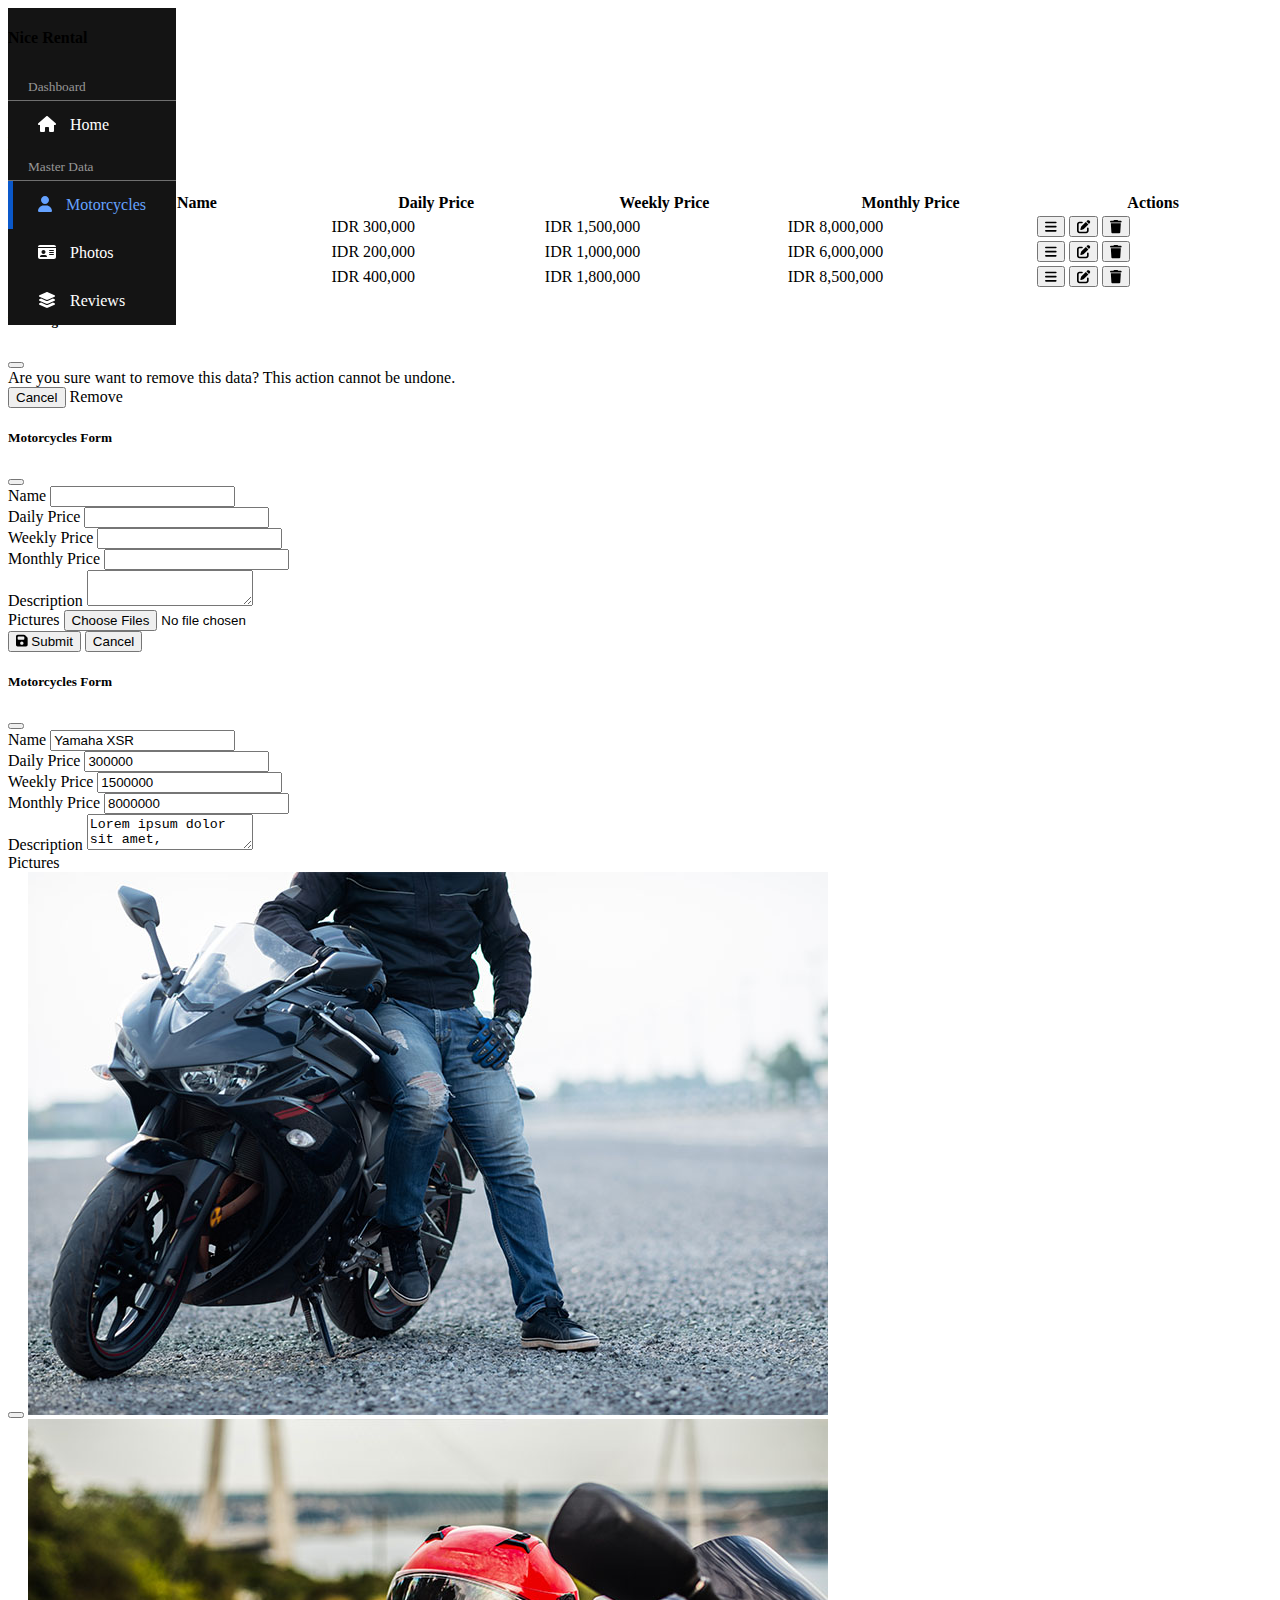
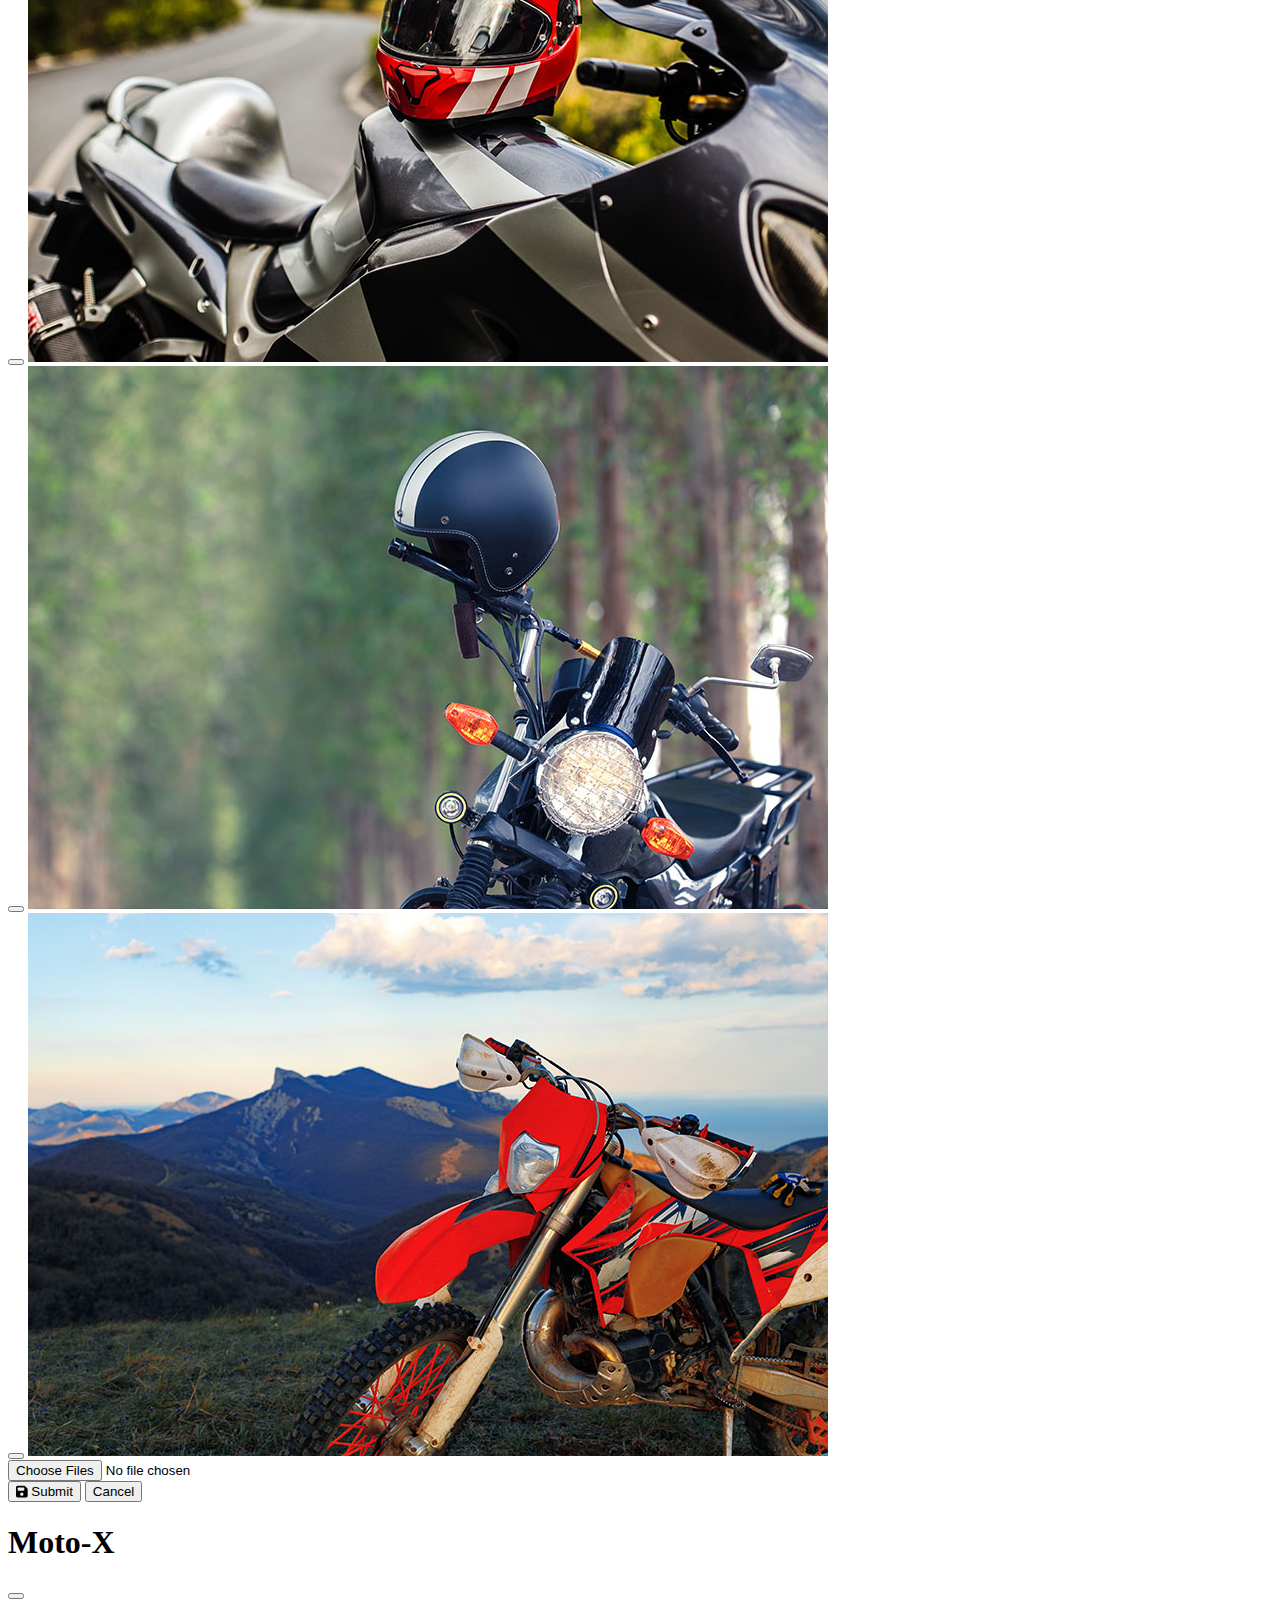
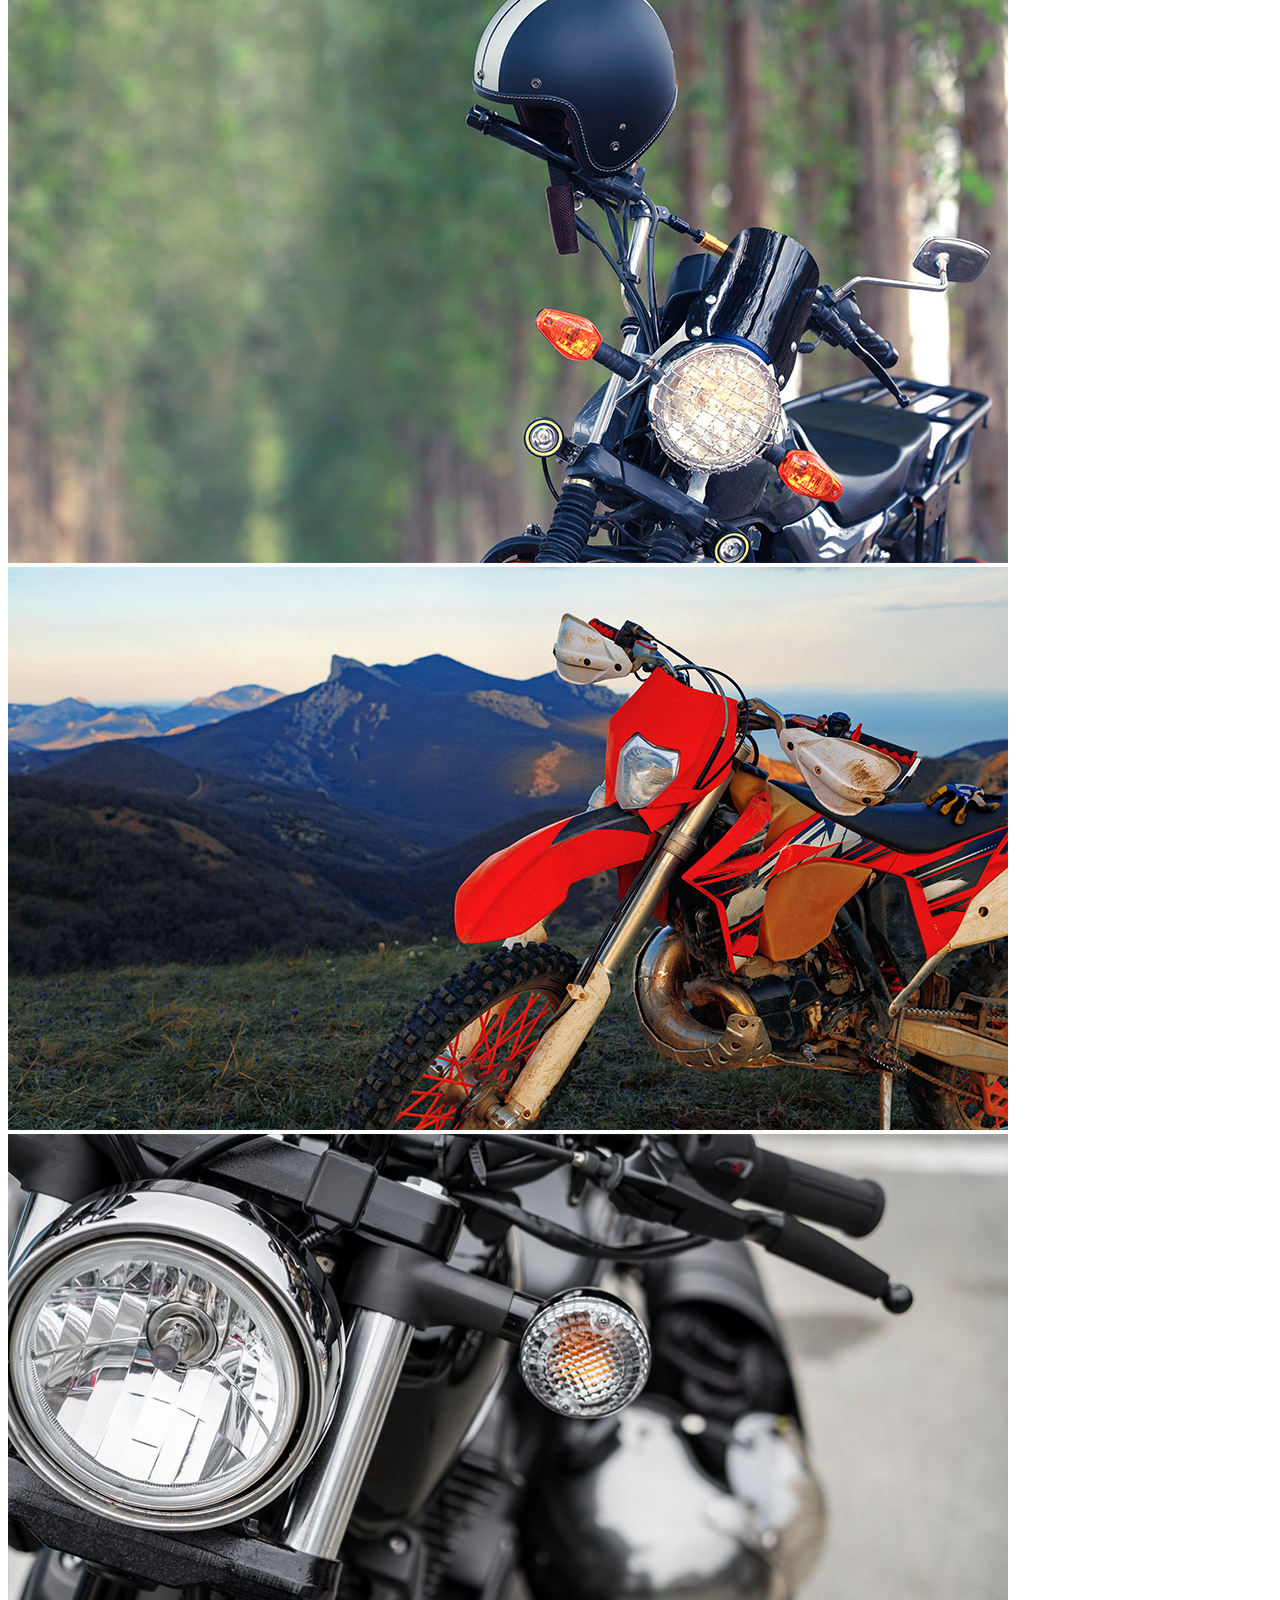
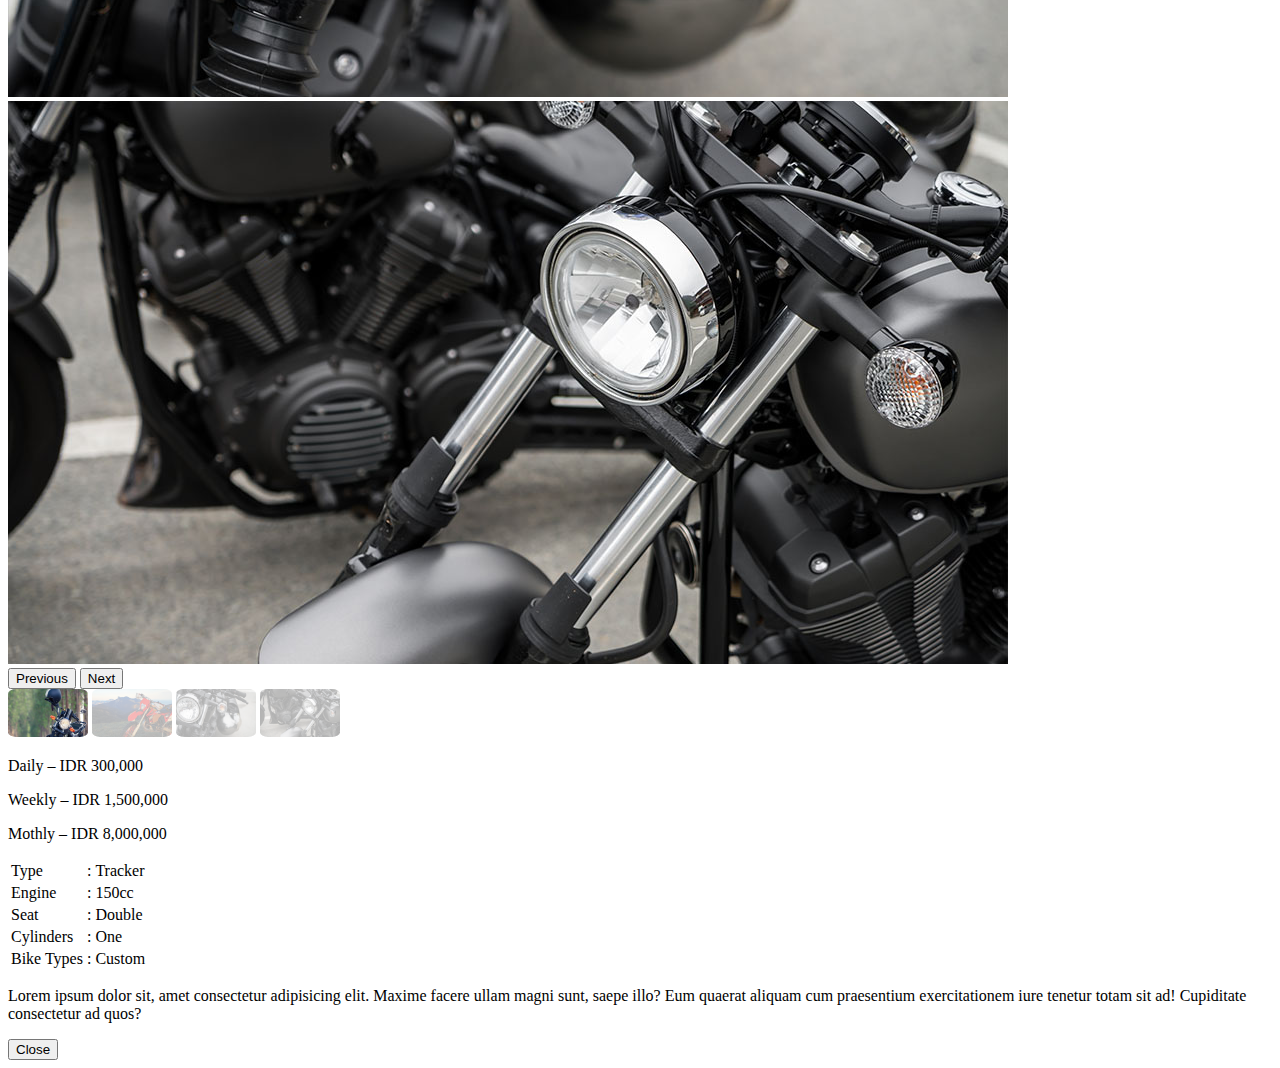
<file: motorcycles.html>
<!DOCTYPE html>
<html lang="en">
<head>
<meta charset="UTF-8">
    <meta http-equiv="X-UA-Compatible" content="IE=edge">
    <meta name="viewport" content="width=device-width, initial-scale=1.0">
    <title>Nice Rental</title>
    <link href="https://cdn.jsdelivr.net/npm/bootstrap@5.3.0-alpha1/dist/css/bootstrap.min.css" rel="stylesheet" integrity="sha384-GLhlTQ8iRABdZLl6O3oVMWSktQOp6b7In1Zl3/Jr59b6EGGoI1aFkw7cmDA6j6gD" crossorigin="anonymous">
    <link rel="stylesheet" href="assets/datatables/datatables.min.css">
    <link rel="stylesheet" href="assets/fontawesome/css/all.min.css">
    <!-- <link rel="stylesheet" href="<?= BASEURL; ?>/assets/datepicker/css/bootstrap-datepicker.min.css"> -->
    <link rel="stylesheet" href="css/admin.css">
    <script src="https://code.jquery.com/jquery-3.6.3.min.js" integrity="sha256-pvPw+upLPUjgMXY0G+8O0xUf+/Im1MZjXxxgOcBQBXU=" crossorigin="anonymous"></script>
    <script src="https://cdn.jsdelivr.net/npm/bootstrap@5.3.0-alpha1/dist/js/bootstrap.bundle.min.js" integrity="sha384-w76AqPfDkMBDXo30jS1Sgez6pr3x5MlQ1ZAGC+nuZB+EYdgRZgiwxhTBTkF7CXvN" crossorigin="anonymous"></script>
    <script src="assets/fontawesome/js/all.min.js"></script>
    <script src="assets/datatables/datatables.min.js"></script>
    <!-- <script src="<?= BASEURL; ?>/assets/datepicker/js/bootstrap-datepicker.min.js"></script> -->
    <!-- <script src="<?= BASEURL; ?>/assets/js/flasher.js"></script> -->
    <script src="assets/tinymce/tinymce.min.js"></script>
</head>
<body>
    <!-- <div class="flasher">
      <?php Flasher::flash(); ?>
    </div> -->
    <div class="container-fluid">
        <div class="row">
            <div class="col-2 px-0 sidebar text-white">
                <h4 class="text-center mt-3 mb-4">Nice Rental</h4>
                <div class="text-center text-lg-start mb-5">
                    <div class="menu-group-lg d-none d-lg-block">Dashboard</div><div class="menu-group-sm mx-2 d-lg-none"></div>
                    <a class="side-menu <?= $page == 'home' ? 'active' : ''; ?>" href="dashboard.html"><i class="fa-solid fa-home"></i> <span class="menu-text d-none d-lg-inline-block">Home</span></a>
                    <div class="menu-group-lg d-none d-lg-block">Master Data</div><div class="menu-group-sm mx-2 d-lg-none"></div>
                    <a class="side-menu active" href="motorcycles.html"><i class="fa-solid fa-user"></i> <span class="menu-text d-none d-lg-inline-block">Motorcycles</span></a>
                    <a class="side-menu <?= $page == 'member' ? 'active' : ''; ?>" href="photos.html"><i class="fa-solid fa-id-card"></i> <span class="menu-text d-none d-lg-inline-block">Photos</span></a>
                    <a class="side-menu <?= $page == 'category' ? 'active' : ''; ?>" href="reviews.html"><i class="fa-solid fa-layer-group"></i> <span class="menu-text d-none d-lg-inline-block">Reviews</span></a>
                </div>
            </div>
            <div class="col-10 offset-2 px-0">
                <nav class="navbar navbar-expand-lg navbar-light bg-light">
                    <div class="container-fluid px-3">
                        <button class="navbar-toggler" type="button" data-bs-toggle="collapse" data-bs-target="#navbarSupportedContent" aria-controls="navbarSupportedContent" aria-expanded="false" aria-label="Toggle navigation">
                            <span class="navbar-toggler-icon"></span>
                        </button>
                        <div class="collapse navbar-collapse" id="navbarSupportedContent">
                            <ul class="navbar-nav ms-auto mb-2 mb-lg-0">
                                <!-- <li class="nav-item">
                                    <a class="nav-link active" aria-current="page" href="#">Home</a>
                                </li> -->
                                <li class="nav-item">
                                    <a class="nav-link" href="index.html">Homepage</a>
                                </li>
                                <li class="nav-item dropdown">
                                    <a class="nav-link dropdown-toggle fw-bold" href="#" id="navbarDropdown" role="button" data-bs-toggle="dropdown" aria-expanded="false">
                                        <i class="fa-solid fa-user"></i> <?= $_SESSION['ht-username']; ?>
                                    </a>
                                    <ul class="dropdown-menu dropdown-menu-end" aria-labelledby="navbarDropdown">
                                        <li><a class="dropdown-item" href="account.html">My Account</a></li>
                                        <li><a class="dropdown-item" href="login.html">Logout</a></li>
                                    </ul>
                                </li>
                            </ul>
                        </div>
                    </div>
                </nav>
                <div class="p-4">   
                    <h3 class="mb-2">Motorcycles</h3>
                        <div class="mt-4">
                            <a href="#" data-bs-target="#modal-form" data-bs-toggle="modal" class="btn btn-primary btn-sm"><i class="fa-solid fa-plus-circle"></i> Add</a>
                            <div class="row table-container py-3 mt-1">
                                <table id="tbl-motorcycles" class="table table-bordered" width="100%">
                                    <thead>
                                        <tr>
                                            <th>No</th>
                                            <th>Name</th>
                                            <th>Daily Price</th>
                                            <th>Weekly Price</th>
                                            <th>Monthly Price</th>
                                            <th>Actions</th>
                                        </tr>
                                    </thead>
                                    <tbody>
                                        <tr>
                                            <td class="text-center">1</td>
                                            <td>Yamaha XSR</td>
                                            <td class="text-center">IDR 300,000</td>
                                            <td class="text-center">IDR 1,500,000</td>
                                            <td class="text-center">IDR 8,000,000</td>
                                            <td class="text-center">
                                                <button class="btn btn-sm btn-primary" title="Detail" data-bs-toggle="modal" data-bs-target="#motorcycle-detail"><i class="fa-solid fa-bars"></i></button>
                                                <button class="btn btn-sm btn-warning" title="Edit" data-bs-toggle="modal" data-bs-target="#modal-form-edit"><i class="fa-solid fa-edit"></i></button>
                                                <button class="btn btn-sm btn-danger" title="Delete" data-bs-toggle="modal" data-bs-target="#modal-delete"><i class="fa-solid fa-trash"></i></button>
                                            </td>
                                        </tr>
                                        <tr>
                                            <td class="text-center">2</td>
                                            <td>Honda PCX</td>
                                            <td class="text-center">IDR 200,000</td>
                                            <td class="text-center">IDR 1,000,000</td>
                                            <td class="text-center">IDR 6,000,000</td>
                                            <td class="text-center">
                                                <button class="btn btn-sm btn-primary" title="Detail" data-bs-toggle="modal" data-bs-target="#motorcycle-detail"><i class="fa-solid fa-bars"></i></button>
                                                <button class="btn btn-sm btn-warning" title="Edit" data-bs-toggle="modal" data-bs-target="#modal-form-edit"><i class="fa-solid fa-edit"></i></button>
                                                <button class="btn btn-sm btn-danger" title="Delete" data-bs-toggle="modal" data-bs-target="#modal-delete"><i class="fa-solid fa-trash"></i></button>
                                            </td>
                                        </tr>
                                        <tr>
                                            <td class="text-center">3</td>
                                            <td>Yamaha NMAX</td>
                                            <td class="text-center">IDR 400,000</td>
                                            <td class="text-center">IDR 1,800,000</td>
                                            <td class="text-center">IDR 8,500,000</td>
                                            <td class="text-center">
                                                <button class="btn btn-sm btn-primary" title="Detail" data-bs-toggle="modal" data-bs-target="#motorcycle-detail"><i class="fa-solid fa-bars"></i></button>
                                                <button class="btn btn-sm btn-warning" title="Edit" data-bs-toggle="modal" data-bs-target="#modal-form-edit"><i class="fa-solid fa-edit"></i></button>
                                                <button class="btn btn-sm btn-danger" title="Delete" data-bs-toggle="modal" data-bs-target="#modal-delete"><i class="fa-solid fa-trash"></i></button>
                                            </td>
                                        </tr>
                                    </tbody>
                                </table>
                            </div>
                        </div>
                </div>
            </div>
        </div>
    </div>

    <!-- Modal delete -->
    <div class="modal fade" id="modal-delete" tabindex="-1" aria-labelledby="modal-deleteLabel" aria-hidden="true">
        <div class="modal-dialog">
            <div class="modal-content">
                <div class="modal-header">
                    <h5 class="modal-title" id="modal-deleteLabel">Warning!</h5>
                    <button type="button" class="btn-close" data-bs-dismiss="modal" aria-label="Close"></button>
                </div>
                <div class="modal-body">
                    Are you sure want to remove this data? This action cannot be undone.
                </div>
                <div class="modal-footer">
                    <button type="button" class="btn btn-secondary" data-bs-dismiss="modal">Cancel</button>
                    <a id="modal-delete-btn" class="btn btn-danger">Remove</a>
                </div>
            </div>
        </div>
    </div>
    <!-- End of modal delete -->

    <!-- Modal form -->
    <div class="modal fade modal-lg" id="modal-form" tabindex="-1" aria-labelledby="modal-formLabel" aria-hidden="true" data-bs-backdrop="static">
        <div class="modal-dialog">
            <div class="modal-content">
                <div class="modal-header">
                    <h5 class="modal-title" id="modal-formLabel">Motorcycles Form</h5>
                    <button type="button" class="btn-close" data-bs-dismiss="modal" aria-label="Close"></button>
                </div>
                <div class="modal-body">
                    <div class="mb-3">
                        <label for="name" class="form-label">Name</label>
                        <input type="text" class="form-control" id="name">
                    </div>
                    <div class="mb-3">
                        <label for="daily" class="form-label">Daily Price</label>
                        <input type="number" class="form-control" id="daily">
                    </div>
                    <div class="mb-3">
                        <label for="weekly" class="form-label">Weekly Price</label>
                        <input type="number" class="form-control" id="weekly">
                    </div>
                    <div class="mb-3">
                        <label for="monthly" class="form-label">Monthly Price</label>
                        <input type="number" class="form-control" id="monthly">
                    </div>
                    <div class="mb-3">
                        <label for="desc" class="form-label">Description</label>
                        <textarea class="form-control" id="desc"></textarea>
                    </div>
                    <div class="mb-3">
                        <label for="pictures" class="form-label">Pictures</label>
                        <input type="file" class="form-control" id="pictures" multiple>
                    </div>
                    <button class="btn btn-primary"><i class="fa-solid fa-save"></i> Submit</button>
                    <button type="button" class="btn btn-secondary" data-bs-dismiss="modal">Cancel</button>
                </div>
            </div>
        </div>
    </div>
    <!-- End of modal form -->

    <!-- Modal form edit -->
    <div class="modal fade modal-lg" id="modal-form-edit" tabindex="-1" aria-labelledby="modal-form-editLabel" aria-hidden="true" data-bs-backdrop="static">
        <div class="modal-dialog">
            <div class="modal-content">
                <div class="modal-header">
                    <h5 class="modal-title" id="modal-form-editLabel">Motorcycles Form</h5>
                    <button type="button" class="btn-close" data-bs-dismiss="modal" aria-label="Close"></button>
                </div>
                <div class="modal-body">
                    <div class="mb-3">
                        <label for="name" class="form-label">Name</label>
                        <input type="text" class="form-control" id="name" value="Yamaha XSR">
                    </div>
                    <div class="mb-3">
                        <label for="daily" class="form-label">Daily Price</label>
                        <input type="number" class="form-control" id="daily" value="300000">
                    </div>
                    <div class="mb-3">
                        <label for="weekly" class="form-label">Weekly Price</label>
                        <input type="number" class="form-control" id="weekly" value="1500000">
                    </div>
                    <div class="mb-3">
                        <label for="monthly" class="form-label">Monthly Price</label>
                        <input type="number" class="form-control" id="monthly" value="8000000">
                    </div>
                    <div class="mb-3">
                        <label for="desc-edit" class="form-label">Description</label>
                        <textarea class="form-control" id="desc-edit">Lorem ipsum dolor sit amet, consectetur adipisicing elit. Eos suscipit, ab nam sed iure id mollitia laudantium quod reiciendis accusantium repellat vero quibusdam. Corporis odio labore, consequatur enim illum ex!</textarea>
                    </div>
                    <div class="mb-3">
                        <label for="pictures" class="form-label">Pictures</label>
                        <div class="row">
                            <div class="col-3 mb-3">
                                <div>
                                    <button type="button" class="btn-close position-absolute p-2" aria-label="Close"></button>
                                    <img src="img/display1.jpg" class="img-fluid rounded-1">
                                </div>
                            </div>
                            <div class="col-3 mb-2">
                                <div>
                                    <button type="button" class="btn-close position-absolute p-2" aria-label="Close"></button>
                                    <img src="img/display2.jpg" class="img-fluid rounded-1">
                                </div>
                            </div>
                            <div class="col-3 mb-2">
                                <div>
                                    <button type="button" class="btn-close position-absolute p-2" aria-label="Close"></button>
                                    <img src="img/display3.jpg" class="img-fluid rounded-1">
                                </div>
                            </div>
                            <div class="col-3 mb-2">
                                <div>
                                    <button type="button" class="btn-close position-absolute p-2" aria-label="Close"></button>
                                    <img src="img/display4.jpg" class="img-fluid rounded-1">
                                </div>
                            </div>
                        </div>
                        <input type="file" class="form-control" id="pictures" multiple>
                    </div>
                    <button class="btn btn-primary"><i class="fa-solid fa-save"></i> Submit</button>
                    <button type="button" class="btn btn-secondary" data-bs-dismiss="modal">Cancel</button>
                </div>
            </div>
        </div>
    </div>
    <!-- End of modal form edit -->

    <!-- motorcycle detail modal start -->
    <div class="modal modal-xl fade" id="motorcycle-detail" tabindex="-1" aria-labelledby="motorcycle-detailLabel" aria-hidden="true">
        <div class="modal-dialog">
            <div class="modal-content">
                <div class="modal-header text-center">
                    <h1 class="modal-title fs-5 w-100" id="motorcycle-detailLabel">Moto-X</h1>
                    <button type="button" class="btn-close" data-bs-dismiss="modal" aria-label="Close"></button>
                </div>
                <div class="modal-body">
                    <div class="container-fluid">
                        <div class="row">
                            <div class="col-lg-6">
                                <div id="carousel-detail" class="carousel slide carousel-fade">
                                    <div class="carousel-inner">
                                        <div class="carousel-item active">
                                            <img src="img/motor1.jpg" class="d-block w-100">
                                        </div>
                                        <div class="carousel-item">
                                            <img src="img/motor2.jpg" class="d-block w-100">
                                        </div>
                                        <div class="carousel-item">
                                            <img src="img/motor3.jpg" class="d-block w-100">
                                        </div>
                                        <div class="carousel-item">
                                            <img src="img/motor4.jpg" class="d-block w-100">
                                        </div>
                                        <button class="carousel-control-prev" type="button" data-bs-target="#carousel-detail" data-bs-slide="prev">
                                            <span class="carousel-control-prev-icon" aria-hidden="true"></span>
                                            <span class="visually-hidden">Previous</span>
                                        </button>
                                        <button class="carousel-control-next" type="button" data-bs-target="#carousel-detail" data-bs-slide="next">
                                            <span class="carousel-control-next-icon" aria-hidden="true"></span>
                                            <span class="visually-hidden">Next</span>
                                        </button>
                                    </div>
                                    <div class="carousel-indicators mx-0">
                                        <div class="mx-n1 text-center">
                                            <img src="img/motor1.jpg" data-bs-target="#carousel-detail" data-bs-slide-to="0" class="active" aria-current="true" aria-label="Slide 1">
                                            <img src="img/motor2.jpg" data-bs-target="#carousel-detail" data-bs-slide-to="1" aria-label="Slide 2">
                                            <img src="img/motor3.jpg" data-bs-target="#carousel-detail" data-bs-slide-to="2" aria-label="Slide 3">
                                            <img src="img/motor4.jpg" data-bs-target="#carousel-detail" data-bs-slide-to="3" aria-label="Slide 3">
                                        </div>
                                    </div>
                                </div>
                            </div>
                            <div class="col-lg-6">
                                <p class="mb-1">Daily &#8211; IDR 300,000</p>
                                <p class="mb-1">Weekly &#8211; IDR 1,500,000</p>
                                <p class="mb-4">Mothly &#8211; IDR 8,000,000</p>
                                <table class="table-detail mb-4">
                                    <tbody>
                                        <tr>
                                            <td>Type</td>
                                            <td>:</td>
                                            <td>Tracker</td>
                                        </tr>
                                        <tr>
                                            <td>Engine</td>
                                            <td>:</td>
                                            <td>150cc</td>
                                        </tr>
                                        <tr>
                                            <td>Seat</td>
                                            <td>:</td>
                                            <td>Double</td>
                                        </tr>
                                        <tr>
                                            <td>Cylinders</td>
                                            <td>:</td>
                                            <td>One</td>
                                        </tr>
                                        <tr>
                                            <td>Bike Types</td>
                                            <td>:</td>
                                            <td>Custom</td>
                                        </tr>
                                    </tbody>
                                </table>
                                <p>
                                    Lorem ipsum dolor sit, amet consectetur adipisicing elit. Maxime facere ullam magni sunt, saepe illo? Eum quaerat aliquam cum praesentium exercitationem iure tenetur totam sit ad! Cupiditate consectetur ad quos?
                                </p>
                            </div>
                        </div>
                    </div>
                </div>
                <div class="modal-footer">
                    <button type="button" class="btn btn-secondary" data-bs-dismiss="modal">Close</button>
                </div>
            </div>
        </div>
    </div>
    <!-- motorcycle detail modal end -->

    <script src="js/sidebar.js"></script>
    <script>
        $(document).ready(function() {
            $('#tbl-motorcycles').DataTable({
                'columns': [
                    {'searchable': false},
                    null,
                    null,
                    null,
                    null,
                    {'searchable': false, 'orderable': false}
                ]
            });

            tinymce.init({
                selector: '#desc'
            });

            tinymce.init({
                selector: '#desc-edit'
            });
        });
    </script>
</body>
</html>
</file>
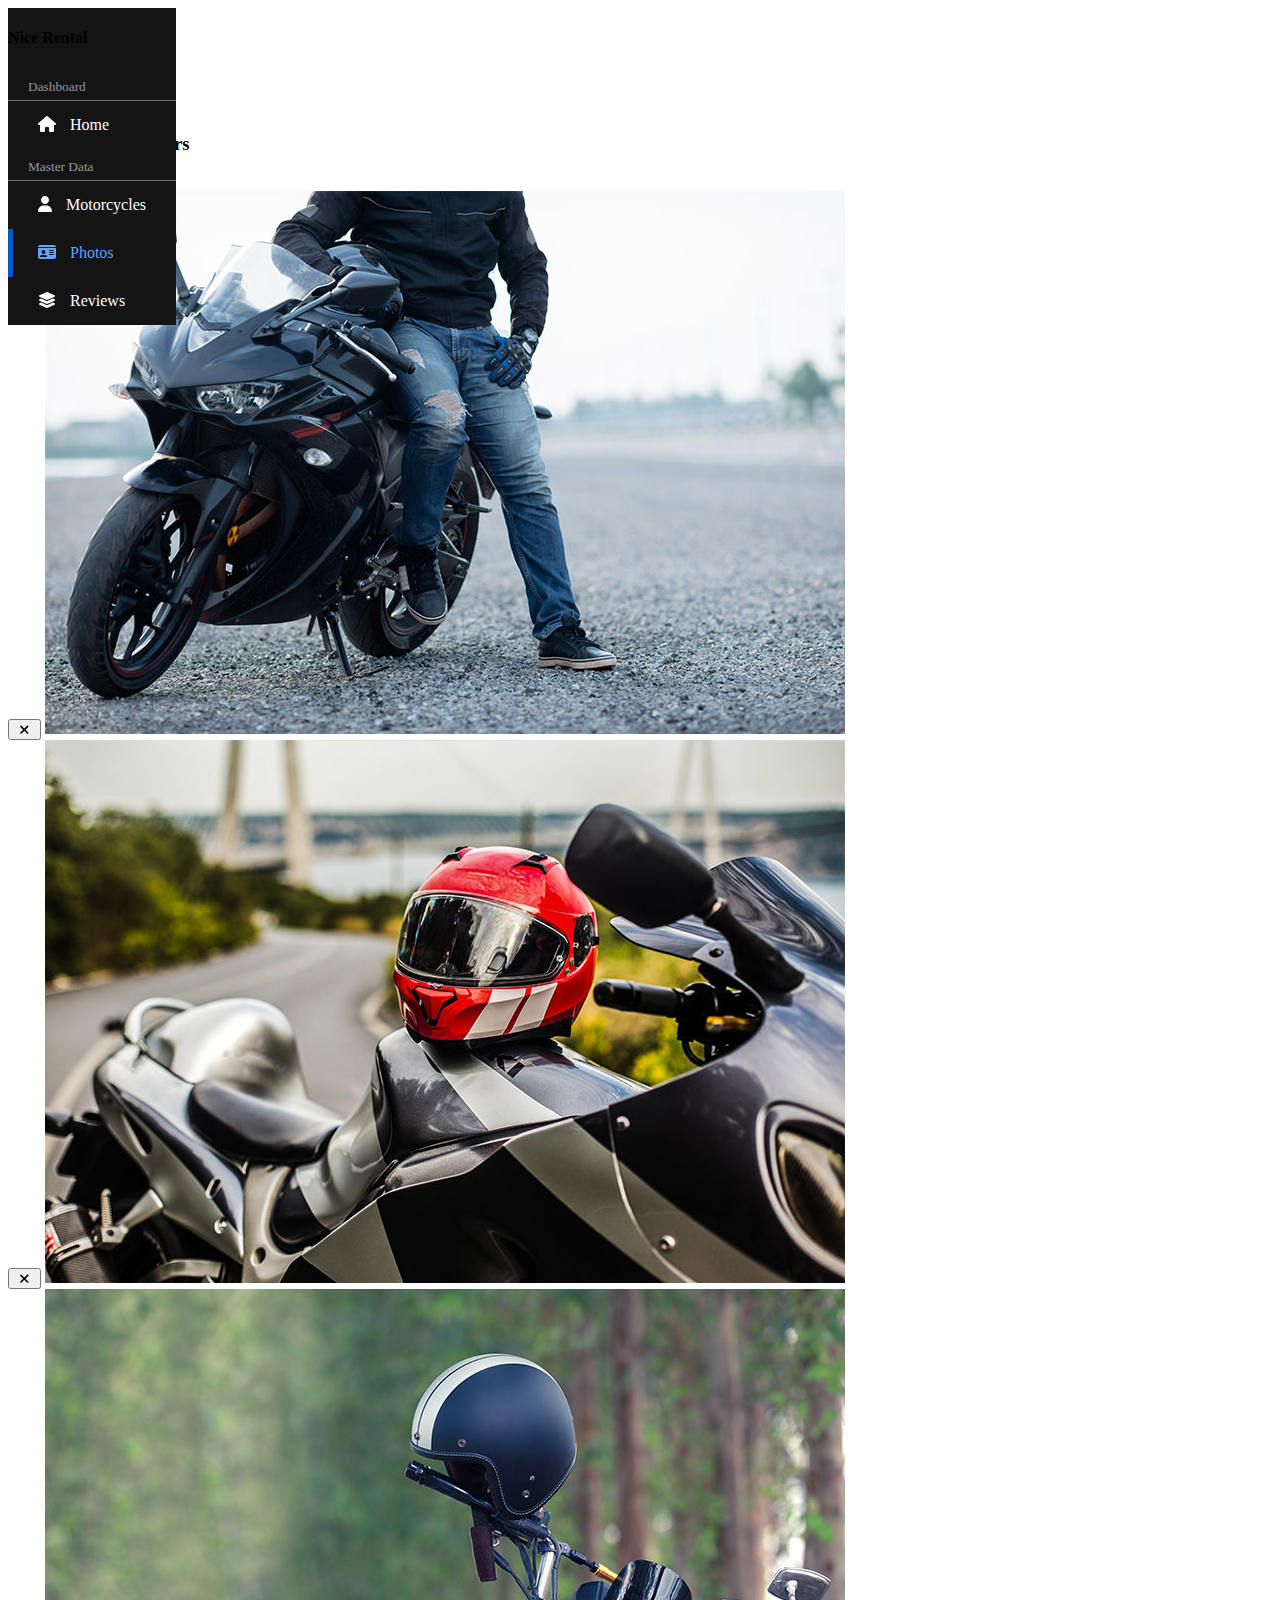
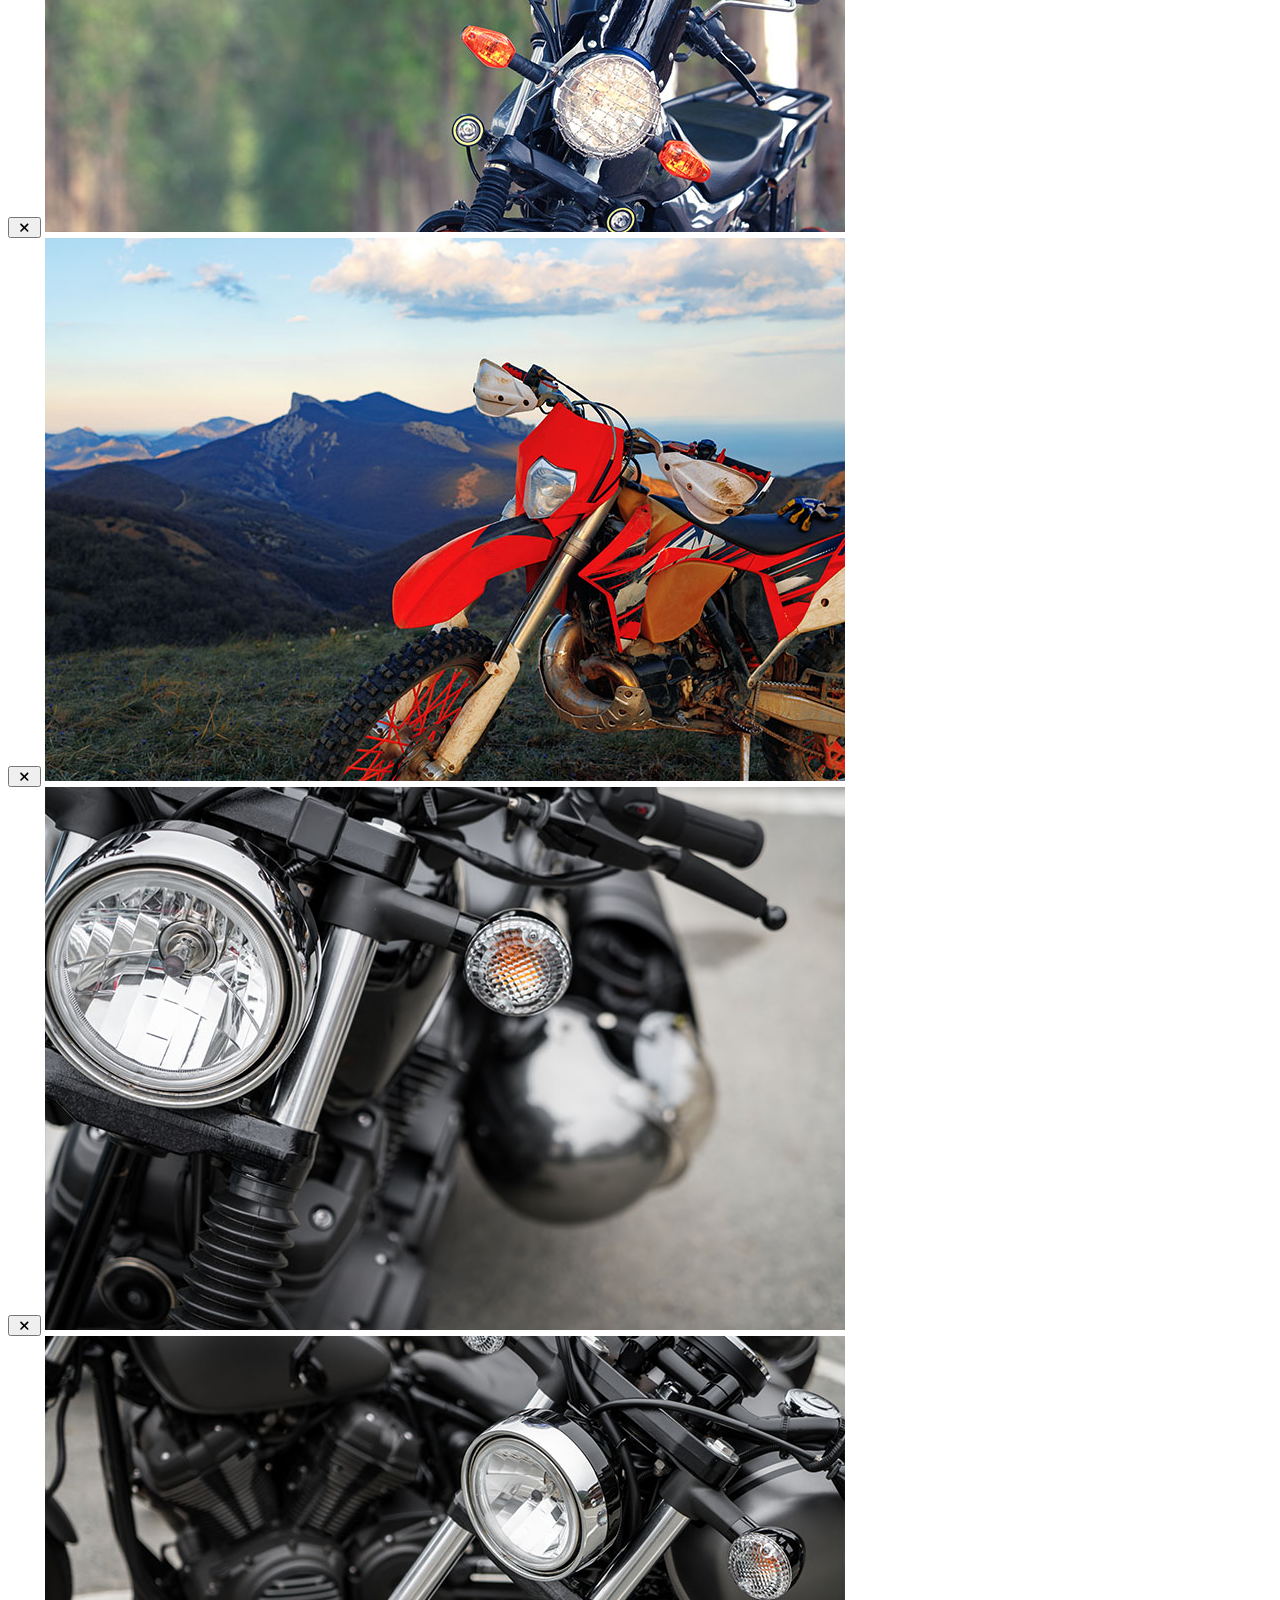
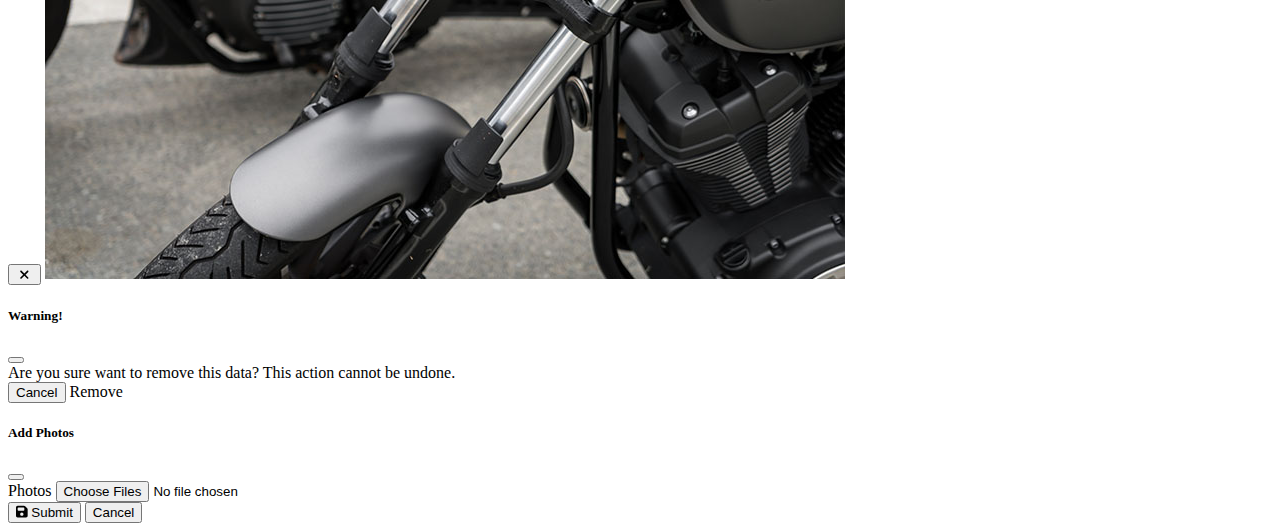
<file: photos.html>
<!DOCTYPE html>
<html lang="en">
<head>
<meta charset="UTF-8">
    <meta http-equiv="X-UA-Compatible" content="IE=edge">
    <meta name="viewport" content="width=device-width, initial-scale=1.0">
    <title>Nice Rental</title>
    <link href="https://cdn.jsdelivr.net/npm/bootstrap@5.3.0-alpha1/dist/css/bootstrap.min.css" rel="stylesheet" integrity="sha384-GLhlTQ8iRABdZLl6O3oVMWSktQOp6b7In1Zl3/Jr59b6EGGoI1aFkw7cmDA6j6gD" crossorigin="anonymous">
    <link rel="stylesheet" href="assets/datatables/datatables.min.css">
    <link rel="stylesheet" href="assets/fontawesome/css/all.min.css">
    <!-- <link rel="stylesheet" href="<?= BASEURL; ?>/assets/datepicker/css/bootstrap-datepicker.min.css"> -->
    <link rel="stylesheet" href="css/admin.css">
    <script src="https://code.jquery.com/jquery-3.6.3.min.js" integrity="sha256-pvPw+upLPUjgMXY0G+8O0xUf+/Im1MZjXxxgOcBQBXU=" crossorigin="anonymous"></script>
    <script src="https://cdn.jsdelivr.net/npm/bootstrap@5.3.0-alpha1/dist/js/bootstrap.bundle.min.js" integrity="sha384-w76AqPfDkMBDXo30jS1Sgez6pr3x5MlQ1ZAGC+nuZB+EYdgRZgiwxhTBTkF7CXvN" crossorigin="anonymous"></script>
    <script src="assets/fontawesome/js/all.min.js"></script>
    <script src="assets/datatables/datatables.min.js"></script>
    <!-- <script src="<?= BASEURL; ?>/assets/datepicker/js/bootstrap-datepicker.min.js"></script> -->
    <!-- <script src="<?= BASEURL; ?>/assets/js/flasher.js"></script> -->
    <script src="assets/tinymce/tinymce.min.js"></script>
</head>
<body>
    <!-- <div class="flasher">
      <?php Flasher::flash(); ?>
    </div> -->
    <div class="container-fluid">
        <div class="row">
            <div class="col-2 px-0 sidebar text-white">
                <h4 class="text-center mt-3 mb-4">Nice Rental</h4>
                <div class="text-center text-lg-start mb-5">
                    <div class="menu-group-lg d-none d-lg-block">Dashboard</div><div class="menu-group-sm mx-2 d-lg-none"></div>
                    <a class="side-menu <?= $page == 'home' ? 'active' : ''; ?>" href="dashboard.html"><i class="fa-solid fa-home"></i> <span class="menu-text d-none d-lg-inline-block">Home</span></a>
                    <div class="menu-group-lg d-none d-lg-block">Master Data</div><div class="menu-group-sm mx-2 d-lg-none"></div>
                    <a class="side-menu" href="motorcycles.html"><i class="fa-solid fa-user"></i> <span class="menu-text d-none d-lg-inline-block">Motorcycles</span></a>
                    <a class="side-menu active" href="photos.html"><i class="fa-solid fa-id-card"></i> <span class="menu-text d-none d-lg-inline-block">Photos</span></a>
                    <a class="side-menu <?= $page == 'category' ? 'active' : ''; ?>" href="reviews.html"><i class="fa-solid fa-layer-group"></i> <span class="menu-text d-none d-lg-inline-block">Reviews</span></a>
                </div>
            </div>
            <div class="col-10 offset-2 px-0">
                <nav class="navbar navbar-expand-lg navbar-light bg-light">
                    <div class="container-fluid px-3">
                        <button class="navbar-toggler" type="button" data-bs-toggle="collapse" data-bs-target="#navbarSupportedContent" aria-controls="navbarSupportedContent" aria-expanded="false" aria-label="Toggle navigation">
                            <span class="navbar-toggler-icon"></span>
                        </button>
                        <div class="collapse navbar-collapse" id="navbarSupportedContent">
                            <ul class="navbar-nav ms-auto mb-2 mb-lg-0">
                                <!-- <li class="nav-item">
                                    <a class="nav-link active" aria-current="page" href="#">Home</a>
                                </li> -->
                                <li class="nav-item">
                                    <a class="nav-link" href="index.html">Homepage</a>
                                </li>
                                <li class="nav-item dropdown">
                                    <a class="nav-link dropdown-toggle fw-bold" href="#" id="navbarDropdown" role="button" data-bs-toggle="dropdown" aria-expanded="false">
                                        <i class="fa-solid fa-user"></i> <?= $_SESSION['ht-username']; ?>
                                    </a>
                                    <ul class="dropdown-menu dropdown-menu-end" aria-labelledby="navbarDropdown">
                                        <li><a class="dropdown-item" href="account.html">My Account</a></li>
                                        <li><a class="dropdown-item" href="login.html">Logout</a></li>
                                    </ul>
                                </li>
                            </ul>
                        </div>
                    </div>
                </nav>
                <div class="p-4">   
                    <h3 class="mb-2">Photo from Customers</h3>
                    <div class="mt-4">
                        <a href="#" data-bs-target="#modal-form" data-bs-toggle="modal" class="btn btn-primary btn-sm"><i class="fa-solid fa-plus-circle"></i> Add</a>
                        <div class="row mt-3">
                            <div class="col-lg-3 col-md-4 col-6 mb-3">
                                <button class="btn btn-sm btn-danger position-absolute m-2" data-bs-toggle="modal" data-bs-target="#modal-delete"><i class="fa-solid fa-times fa-fw"></i></button>
                                <img src="img/display1.jpg" class="w-100 h-100 object-fit-cover rounded-1" loading="lazy">
                            </div>
                            <div class="col-lg-3 col-md-4 col-6 mb-3">
                                <button class="btn btn-sm btn-danger position-absolute m-2" data-bs-toggle="modal" data-bs-target="#modal-delete"><i class="fa-solid fa-times fa-fw"></i></button>
                                <img src="img/display2.jpg" class="w-100 h-100 object-fit-cover rounded-1" loading="lazy">
                            </div>
                            <div class="col-lg-3 col-md-4 col-6 mb-3">
                                <button class="btn btn-sm btn-danger position-absolute m-2" data-bs-toggle="modal" data-bs-target="#modal-delete"><i class="fa-solid fa-times fa-fw"></i></button>
                                <img src="img/display3.jpg" class="w-100 h-100 object-fit-cover rounded-1" loading="lazy">
                            </div>
                            <div class="col-lg-3 col-md-4 col-6 mb-3">
                                <button class="btn btn-sm btn-danger position-absolute m-2" data-bs-toggle="modal" data-bs-target="#modal-delete"><i class="fa-solid fa-times fa-fw"></i></button>
                                <img src="img/display4.jpg" class="w-100 h-100 object-fit-cover rounded-1" loading="lazy">
                            </div>
                            <div class="col-lg-3 col-md-4 col-6 mb-3">
                                <button class="btn btn-sm btn-danger position-absolute m-2" data-bs-toggle="modal" data-bs-target="#modal-delete"><i class="fa-solid fa-times fa-fw"></i></button>
                                <img src="img/display5.jpg" class="w-100 h-100 object-fit-cover rounded-1" loading="lazy">
                            </div>
                            <div class="col-lg-3 col-md-4 col-6 mb-3">
                                <button class="btn btn-sm btn-danger position-absolute m-2" data-bs-toggle="modal" data-bs-target="#modal-delete"><i class="fa-solid fa-times fa-fw"></i></button>
                                <img src="img/display6.jpg" class="w-100 h-100 object-fit-cover rounded-1" loading="lazy">
                            </div>
                        </div>
                    </div>
                </div>
            </div>
        </div>
    </div>

    <!-- Modal delete -->
    <div class="modal fade" id="modal-delete" tabindex="-1" aria-labelledby="modal-deleteLabel" aria-hidden="true">
        <div class="modal-dialog">
            <div class="modal-content">
                <div class="modal-header">
                    <h5 class="modal-title" id="modal-deleteLabel">Warning!</h5>
                    <button type="button" class="btn-close" data-bs-dismiss="modal" aria-label="Close"></button>
                </div>
                <div class="modal-body">
                    Are you sure want to remove this data? This action cannot be undone.
                </div>
                <div class="modal-footer">
                    <button type="button" class="btn btn-secondary" data-bs-dismiss="modal">Cancel</button>
                    <a id="modal-delete-btn" class="btn btn-danger">Remove</a>
                </div>
            </div>
        </div>
    </div>
    <!-- End of modal delete -->

    <!-- Modal form -->
    <div class="modal fade" id="modal-form" tabindex="-1" aria-labelledby="modal-formLabel" aria-hidden="true" data-bs-backdrop="static">
        <div class="modal-dialog">
            <div class="modal-content">
                <div class="modal-header">
                    <h5 class="modal-title" id="modal-formLabel">Add Photos</h5>
                    <button type="button" class="btn-close" data-bs-dismiss="modal" aria-label="Close"></button>
                </div>
                <div class="modal-body">
                    <div class="mb-3">
                        <label for="photos" class="form-label">Photos</label>
                        <input type="file" class="form-control" id="photos" multiple>
                    </div>
                    <button class="btn btn-primary"><i class="fa-solid fa-save"></i> Submit</button>
                    <button type="button" class="btn btn-secondary" data-bs-dismiss="modal">Cancel</button>
                </div>
            </div>
        </div>
    </div>
    <!-- End of modal form -->

    <script src="js/sidebar.js"></script>
</body>
</html>
</file>
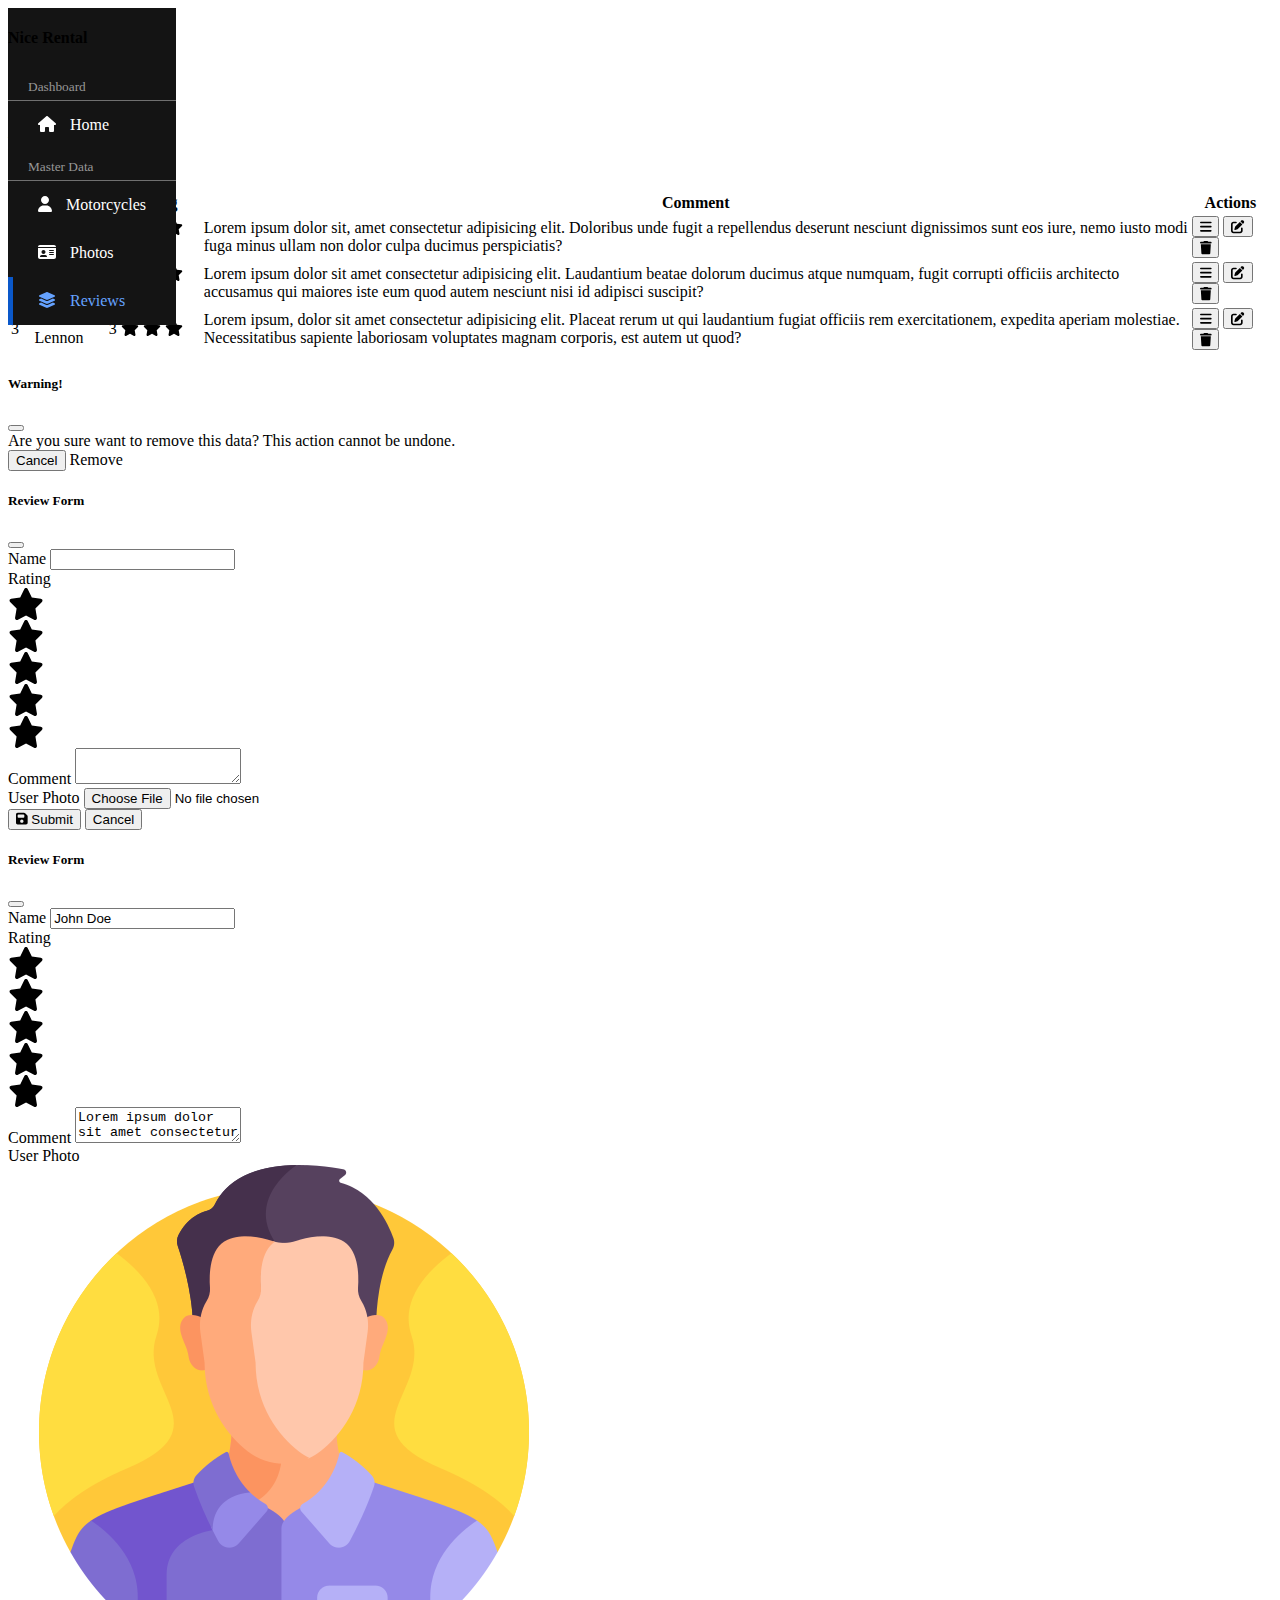
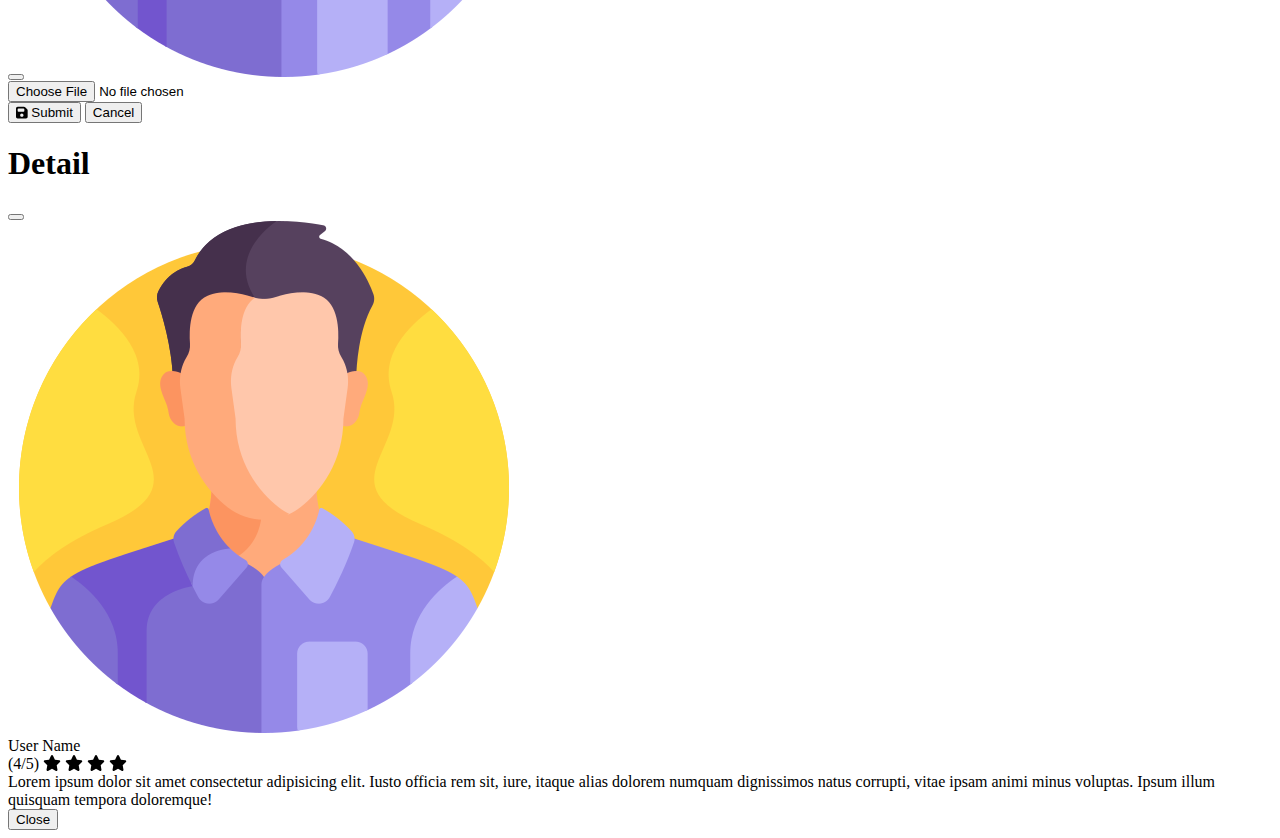
<file: reviews.html>
<!DOCTYPE html>
<html lang="en">
<head>
<meta charset="UTF-8">
    <meta http-equiv="X-UA-Compatible" content="IE=edge">
    <meta name="viewport" content="width=device-width, initial-scale=1.0">
    <title>Nice Rental</title>
    <link href="https://cdn.jsdelivr.net/npm/bootstrap@5.3.0-alpha1/dist/css/bootstrap.min.css" rel="stylesheet" integrity="sha384-GLhlTQ8iRABdZLl6O3oVMWSktQOp6b7In1Zl3/Jr59b6EGGoI1aFkw7cmDA6j6gD" crossorigin="anonymous">
    <link rel="stylesheet" href="assets/datatables/datatables.min.css">
    <link rel="stylesheet" href="assets/fontawesome/css/all.min.css">
    <!-- <link rel="stylesheet" href="<?= BASEURL; ?>/assets/datepicker/css/bootstrap-datepicker.min.css"> -->
    <link rel="stylesheet" href="css/admin.css">
    <script src="https://code.jquery.com/jquery-3.6.3.min.js" integrity="sha256-pvPw+upLPUjgMXY0G+8O0xUf+/Im1MZjXxxgOcBQBXU=" crossorigin="anonymous"></script>
    <script src="https://cdn.jsdelivr.net/npm/bootstrap@5.3.0-alpha1/dist/js/bootstrap.bundle.min.js" integrity="sha384-w76AqPfDkMBDXo30jS1Sgez6pr3x5MlQ1ZAGC+nuZB+EYdgRZgiwxhTBTkF7CXvN" crossorigin="anonymous"></script>
    <script src="assets/fontawesome/js/all.min.js"></script>
    <script src="assets/datatables/datatables.min.js"></script>
    <!-- <script src="<?= BASEURL; ?>/assets/datepicker/js/bootstrap-datepicker.min.js"></script> -->
    <!-- <script src="<?= BASEURL; ?>/assets/js/flasher.js"></script> -->
    <script src="assets/tinymce/tinymce.min.js"></script>
</head>
<body>
    <!-- <div class="flasher">
      <?php Flasher::flash(); ?>
    </div> -->
    <div class="container-fluid">
        <div class="row">
            <div class="col-2 px-0 sidebar text-white">
                <h4 class="text-center mt-3 mb-4">Nice Rental</h4>
                <div class="text-center text-lg-start mb-5">
                    <div class="menu-group-lg d-none d-lg-block">Dashboard</div><div class="menu-group-sm mx-2 d-lg-none"></div>
                    <a class="side-menu <?= $page == 'home' ? 'active' : ''; ?>" href="dashboard.html"><i class="fa-solid fa-home"></i> <span class="menu-text d-none d-lg-inline-block">Home</span></a>
                    <div class="menu-group-lg d-none d-lg-block">Master Data</div><div class="menu-group-sm mx-2 d-lg-none"></div>
                    <a class="side-menu" href="motorcycles.html"><i class="fa-solid fa-user"></i> <span class="menu-text d-none d-lg-inline-block">Motorcycles</span></a>
                    <a class="side-menu <?= $page == 'member' ? 'active' : ''; ?>" href="photos.html"><i class="fa-solid fa-id-card"></i> <span class="menu-text d-none d-lg-inline-block">Photos</span></a>
                    <a class="side-menu active" href="reviews.html"><i class="fa-solid fa-layer-group"></i> <span class="menu-text d-none d-lg-inline-block">Reviews</span></a>
                </div>
            </div>
            <div class="col-10 offset-2 px-0">
                <nav class="navbar navbar-expand-lg navbar-light bg-light">
                    <div class="container-fluid px-3">
                        <button class="navbar-toggler" type="button" data-bs-toggle="collapse" data-bs-target="#navbarSupportedContent" aria-controls="navbarSupportedContent" aria-expanded="false" aria-label="Toggle navigation">
                            <span class="navbar-toggler-icon"></span>
                        </button>
                        <div class="collapse navbar-collapse" id="navbarSupportedContent">
                            <ul class="navbar-nav ms-auto mb-2 mb-lg-0">
                                <!-- <li class="nav-item">
                                    <a class="nav-link active" aria-current="page" href="#">Home</a>
                                </li> -->
                                <li class="nav-item">
                                    <a class="nav-link" href="index.html">Homepage</a>
                                </li>
                                <li class="nav-item dropdown">
                                    <a class="nav-link dropdown-toggle fw-bold" href="#" id="navbarDropdown" role="button" data-bs-toggle="dropdown" aria-expanded="false">
                                        <i class="fa-solid fa-user"></i> <?= $_SESSION['ht-username']; ?>
                                    </a>
                                    <ul class="dropdown-menu dropdown-menu-end" aria-labelledby="navbarDropdown">
                                        <li><a class="dropdown-item" href="account.html">My Account</a></li>
                                        <li><a class="dropdown-item" href="login.html">Logout</a></li>
                                    </ul>
                                </li>
                            </ul>
                        </div>
                    </div>
                </nav>
                <div class="p-4">   
                    <h3 class="mb-2">Reviews</h3>
                        <div class="mt-4">
                            <a href="#" data-bs-target="#modal-form" data-bs-toggle="modal" class="btn btn-primary btn-sm"><i class="fa-solid fa-plus-circle"></i> Add</a>
                            <div class="row table-container py-3 mt-1">
                                <table id="tbl-motorcycles" class="table table-bordered" width="100%">
                                    <thead>
                                        <tr>
                                            <th>No</th>
                                            <th>Name</th>
                                            <th>Rating</th>
                                            <th>Comment</th>
                                            <th>Actions</th>
                                        </tr>
                                    </thead>
                                    <tbody>
                                        <tr>
                                            <td class="text-center">1</td>
                                            <td class="text-nowrap">John Doe</td>
                                            <td class="text-center text-nowrap">
                                                <span class="d-none">5</span>
                                                <i class="fa-solid fa-star text-warning"></i>
                                                <i class="fa-solid fa-star text-warning"></i>
                                                <i class="fa-solid fa-star text-warning"></i>
                                                <i class="fa-solid fa-star text-warning"></i>
                                                <i class="fa-solid fa-star text-warning"></i>
                                            </td>
                                            <td>
                                                Lorem ipsum dolor sit, amet consectetur adipisicing elit. Doloribus unde fugit a repellendus deserunt nesciunt dignissimos sunt eos iure, nemo iusto modi fuga minus ullam non dolor culpa ducimus perspiciatis?
                                            </td>
                                            <td class="text-center text-nowrap">
                                                <button class="btn btn-sm btn-primary" title="Detail" data-bs-toggle="modal" data-bs-target="#motorcycle-detail"><i class="fa-solid fa-bars"></i></button>
                                                <button class="btn btn-sm btn-warning" title="Edit" data-bs-toggle="modal" data-bs-target="#modal-form-edit"><i class="fa-solid fa-edit"></i></button>
                                                <button class="btn btn-sm btn-danger" title="Delete" data-bs-toggle="modal" data-bs-target="#modal-delete"><i class="fa-solid fa-trash"></i></button>
                                            </td>
                                        </tr>
                                        <tr>
                                            <td class="text-center">2</td>
                                            <td class="text-nowrap">Jane Doe</td>
                                            <td class="text-center text-nowrap">
                                                <span class="d-none">4</span>
                                                <i class="fa-solid fa-star text-warning"></i>
                                                <i class="fa-solid fa-star text-warning"></i>
                                                <i class="fa-solid fa-star text-warning"></i>
                                                <i class="fa-solid fa-star text-warning"></i>
                                            </td>
                                            <td>
                                                Lorem ipsum dolor sit amet consectetur adipisicing elit. Laudantium beatae dolorum ducimus atque numquam, fugit corrupti officiis architecto accusamus qui maiores iste eum quod autem nesciunt nisi id adipisci suscipit?
                                            </td>
                                            <td class="text-center text-nowrap">
                                                <button class="btn btn-sm btn-primary" title="Detail" data-bs-toggle="modal" data-bs-target="#motorcycle-detail"><i class="fa-solid fa-bars"></i></button>
                                                <button class="btn btn-sm btn-warning" title="Edit" data-bs-toggle="modal" data-bs-target="#modal-form-edit"><i class="fa-solid fa-edit"></i></button>
                                                <button class="btn btn-sm btn-danger" title="Delete" data-bs-toggle="modal" data-bs-target="#modal-delete"><i class="fa-solid fa-trash"></i></button>
                                            </td>
                                        </tr>
                                        <tr>
                                            <td class="text-center">3</td>
                                            <td class="text-nowrap">John Lennon</td>
                                            <td class="text-center text-nowrap">
                                                <span class="d-none">3</span>
                                                <i class="fa-solid fa-star text-warning"></i>
                                                <i class="fa-solid fa-star text-warning"></i>
                                                <i class="fa-solid fa-star text-warning"></i>
                                            </td>
                                            <td>
                                                Lorem ipsum, dolor sit amet consectetur adipisicing elit. Placeat rerum ut qui laudantium fugiat officiis rem exercitationem, expedita aperiam molestiae. Necessitatibus sapiente laboriosam voluptates magnam corporis, est autem ut quod?
                                            </td>
                                            <td class="text-center text-nowrap">
                                                <button class="btn btn-sm btn-primary" title="Detail" data-bs-toggle="modal" data-bs-target="#motorcycle-detail"><i class="fa-solid fa-bars"></i></button>
                                                <button class="btn btn-sm btn-warning" title="Edit" data-bs-toggle="modal" data-bs-target="#modal-form-edit"><i class="fa-solid fa-edit"></i></button>
                                                <button class="btn btn-sm btn-danger" title="Delete" data-bs-toggle="modal" data-bs-target="#modal-delete"><i class="fa-solid fa-trash"></i></button>
                                            </td>
                                        </tr>
                                    </tbody>
                                </table>
                            </div>
                        </div>
                </div>
            </div>
        </div>
    </div>

    <!-- Modal delete -->
    <div class="modal fade" id="modal-delete" tabindex="-1" aria-labelledby="modal-deleteLabel" aria-hidden="true">
        <div class="modal-dialog">
            <div class="modal-content">
                <div class="modal-header">
                    <h5 class="modal-title" id="modal-deleteLabel">Warning!</h5>
                    <button type="button" class="btn-close" data-bs-dismiss="modal" aria-label="Close"></button>
                </div>
                <div class="modal-body">
                    Are you sure want to remove this data? This action cannot be undone.
                </div>
                <div class="modal-footer">
                    <button type="button" class="btn btn-secondary" data-bs-dismiss="modal">Cancel</button>
                    <a id="modal-delete-btn" class="btn btn-danger">Remove</a>
                </div>
            </div>
        </div>
    </div>
    <!-- End of modal delete -->

    <!-- Modal form -->
    <div class="modal fade modal-lg" id="modal-form" tabindex="-1" aria-labelledby="modal-formLabel" aria-hidden="true" data-bs-backdrop="static">
        <div class="modal-dialog">
            <div class="modal-content">
                <div class="modal-header">
                    <h5 class="modal-title" id="modal-formLabel">Review Form</h5>
                    <button type="button" class="btn-close" data-bs-dismiss="modal" aria-label="Close"></button>
                </div>
                <div class="modal-body">
                    <div class="mb-3">
                        <label for="name" class="form-label">Name</label>
                        <input type="text" class="form-control" id="name">
                    </div>
                    <div class="mb-3">
                        <label for="rating" class="form-label">Rating</label>
                        <input type="hidden" id="rating">
                        <div class="rating">
                            <div class="d-inline text-secondary opacity-25 pointing star-rating star0" data-value="0">
                                <i class="fa-solid fa-star fa-2x"></i>
                            </div>
                            <div class="d-inline text-secondary opacity-25 pointing star-rating star1" data-value="1">
                                <i class="fa-solid fa-star fa-2x"></i>
                            </div>
                            <div class="d-inline text-secondary opacity-25 pointing star-rating star2" data-value="2">
                                <i class="fa-solid fa-star fa-2x"></i>
                            </div>
                            <div class="d-inline text-secondary opacity-25 pointing star-rating star3" data-value="3">
                                <i class="fa-solid fa-star fa-2x"></i>
                            </div>
                            <div class="d-inline text-secondary opacity-25 pointing star-rating star4" data-value="4">
                                <i class="fa-solid fa-star fa-2x"></i>
                            </div>
                        </div>
                    </div>
                    <div class="mb-3">
                        <label for="comment" class="form-label">Comment</label>
                        <textarea id="comment" class="form-control"></textarea>
                    </div>
                    <div class="mb-3">
                        <label for="photo" class="form-label">User Photo</label>
                        <input type="file" class="form-control" id="photo">
                    </div>
                    <button class="btn btn-primary"><i class="fa-solid fa-save"></i> Submit</button>
                    <button type="button" class="btn btn-secondary" data-bs-dismiss="modal">Cancel</button>
                </div>
            </div>
        </div>
    </div>
    <!-- End of modal form -->

    <!-- Modal form edit -->
    <div class="modal fade modal-lg" id="modal-form-edit" tabindex="-1" aria-labelledby="modal-form-editLabel" aria-hidden="true" data-bs-backdrop="static">
        <div class="modal-dialog">
            <div class="modal-content">
                <div class="modal-header">
                    <h5 class="modal-title" id="modal-form-editLabel">Review Form</h5>
                    <button type="button" class="btn-close" data-bs-dismiss="modal" aria-label="Close"></button>
                </div>
                <div class="modal-body">
                    <div class="mb-3">
                        <label for="name" class="form-label">Name</label>
                        <input type="text" class="form-control" id="name" value="John Doe">
                    </div>
                    <div class="mb-3">
                        <label for="rating-edit" class="form-label">Rating</label>
                        <input type="hidden" id="rating-edit" value="4">
                        <div class="rating-edit">
                            <div class="d-inline text-warning opacity-1 pointing star-rating-edit star-edit0" data-value="0">
                                <i class="fa-solid fa-star fa-2x"></i>
                            </div>
                            <div class="d-inline text-warning opacity-1 pointing star-rating-edit star-edit1" data-value="1">
                                <i class="fa-solid fa-star fa-2x"></i>
                            </div>
                            <div class="d-inline text-warning opacity-1 pointing star-rating-edit star-edit2" data-value="2">
                                <i class="fa-solid fa-star fa-2x"></i>
                            </div>
                            <div class="d-inline text-warning opacity-1 pointing star-rating-edit star-edit3" data-value="3">
                                <i class="fa-solid fa-star fa-2x"></i>
                            </div>
                            <div class="d-inline text-secondary opacity-25 pointing star-rating-edit star-edit4" data-value="4">
                                <i class="fa-solid fa-star fa-2x"></i>
                            </div>
                        </div>
                    </div>
                    <div class="mb-3">
                        <label for="comment" class="form-label">Comment</label>
                        <textarea id="comment" class="form-control">Lorem ipsum dolor sit amet consectetur adipisicing elit. Accusamus minima tempora, assumenda quidem adipisci et distinctio pariatur accusantium nemo quia voluptates non deleniti sed autem officiis animi rerum hic magnam!</textarea>
                    </div>
                    <div class="mb-3">
                        <label for="photo" class="form-label">User Photo</label>
                        <div class="row">
                            <div class="col-3 mb-3">
                                <div>
                                    <button type="button" class="btn-close position-absolute p-2" aria-label="Close"></button>
                                    <img src="img/user.png" class="img-fluid rounded-1">
                                </div>
                            </div>
                        </div>
                        <input type="file" class="form-control" id="photo">
                    </div>
                    <button class="btn btn-primary"><i class="fa-solid fa-save"></i> Submit</button>
                    <button type="button" class="btn btn-secondary" data-bs-dismiss="modal">Cancel</button>
                </div>
            </div>
        </div>
    </div>
    <!-- End of modal form edit -->

    <!-- motorcycle detail modal start -->
    <div class="modal modal-lg fade" id="motorcycle-detail" tabindex="-1" aria-labelledby="motorcycle-detailLabel" aria-hidden="true">
        <div class="modal-dialog">
            <div class="modal-content">
                <div class="modal-header">
                    <h1 class="modal-title fs-5" id="motorcycle-detailLabel">Detail</h1>
                    <button type="button" class="btn-close" data-bs-dismiss="modal" aria-label="Close"></button>
                </div>
                <div class="modal-body">
                    <div class="mb-3">
                        <div class="row bg-primary bg-opacity-10 p-3 m-3 rounded-3">
                            <div class="col-lg-2 col-3">
                                <img src="img/user.png" class="img-fluid rounded-circle">
                            </div>
                            <div class="col-lg-10 col-9">
                                <div class="d-flex align-items-center flex-column h-100">
                                    <div class="mb-1 fs-5 w-100 mt-auto">User Name</div>
                                    <div class="mb-1 w-100 mb-auto">
                                        (4/5)
                                        <i class="fa-solid fa-star text-warning"></i>
                                        <i class="fa-solid fa-star text-warning"></i>
                                        <i class="fa-solid fa-star text-warning"></i>
                                        <i class="fa-solid fa-star text-warning"></i>
                                    </div>
                                </div>
                            </div>
                            <div class="col-12 mt-2">
                                Lorem ipsum dolor sit amet consectetur adipisicing elit. Iusto officia rem sit, iure, itaque alias dolorem numquam dignissimos natus corrupti, vitae ipsam animi minus voluptas. Ipsum illum quisquam tempora doloremque!
                            </div>
                        </div>
                    </div>
                </div>
                <div class="modal-footer">
                    <button type="button" class="btn btn-secondary" data-bs-dismiss="modal">Close</button>
                </div>
            </div>
        </div>
    </div>
    <!-- motorcycle detail modal end -->

    <script src="js/sidebar.js"></script>
    <script>
        $(document).ready(function() {
            $('#tbl-motorcycles').DataTable({
                'columns': [
                    {'searchable': false},
                    null,
                    null,
                    null,
                    {'searchable': false, 'orderable': false}
                ]
            });

            $('.star-rating').mouseover(function() {
                $('.star-rating').removeClass('text-warning opacity-1').addClass('text-secondary opacity-25');
                for(i = 0; i <= $(this).data('value'); i++) {
                    $('.star'+i).removeClass('text-secondary opacity-25').addClass('text-warning opacity-1');
                }
            });

            $('.star-rating').mouseleave(function() {
                if($('#rating').val() == '') {
                    $('.star-rating').removeClass('text-warning opacity-1').addClass('text-secondary opacity-25');
                } else {
                    $('.star-rating').removeClass('text-warning opacity-1').addClass('text-secondary opacity-25');
                    for(i = 0; i < $('#rating').val(); i++) {
                        $('.star'+i).removeClass('text-secondary opacity-25').addClass('text-warning opacity-1');
                    }
                }
            });

            $('.star-rating').click(function() {
                for(i = 0; i <= $(this).data('value'); i++) {
                    $('.star'+i).removeClass('text-secondary opacity-25').addClass('text-warning opacity-1');
                }
                $('#rating').val(parseInt($(this).data('value')) + 1);
            });

            $('.star-rating-edit').mouseover(function() {
                $('.star-rating-edit').removeClass('text-warning opacity-1').addClass('text-secondary opacity-25');
                for(i = 0; i <= $(this).data('value'); i++) {
                    $('.star-edit'+i).removeClass('text-secondary opacity-25').addClass('text-warning opacity-1');
                }
            });

            $('.star-rating-edit').mouseleave(function() {
                if($('#rating').val() == '') {
                    $('.star-rating-edit').removeClass('text-warning opacity-1').addClass('text-secondary opacity-25');
                } else {
                    $('.star-rating-edit').removeClass('text-warning opacity-1').addClass('text-secondary opacity-25');
                    for(i = 0; i < $('#rating').val(); i++) {
                        $('.star-edit'+i).removeClass('text-secondary opacity-25').addClass('text-warning opacity-1');
                    }
                }
            });

            $('.star-rating-edit').click(function() {
                for(i = 0; i <= $(this).data('value'); i++) {
                    $('.star-edit'+i).removeClass('text-secondary opacity-25').addClass('text-warning opacity-1');
                }
                $('#rating').val(parseInt($(this).data('value')) + 1);
            });
        });
    </script>
</body>
</html>
</file>
<file: css/admin.css>
/* body {
   font-family: 'Montserrat', sans-serif;
} */

a, a:hover, a:focus, a:visited {
    text-decoration: none;
 }
 
 .flasher {
    position: fixed;
    z-index: 9;
    top: 15px;
    right: 15px;
 }
 
 .flasher {
    z-index: 9999;
 }
 
 .tooltip { 
    pointer-events: none; 
 }
 
 .table > thead > tr > th {
    text-align: center;
 }
 
 .sidebar {
    background-color: rgb(20, 20, 20);
    overflow-y: auto;
    overflow-x: hidden;
    position: fixed;
 }
 
 .side-menu {
    color: #ffffff;
    padding: 15px 30px;
    display: block;
 }
 
 .side-menu:hover {
    background-color: #0a58ca;
    color: #ffffff !important;
 }
 
 .sidebar .active {
    border-left: 5px solid #0a58ca;
    padding-left: 25px;
    color: #65a2ff;
 }
 
 .menu-text {
    margin-left: 10px;
 }
 
 .menu-group-lg {
    padding: 10px 20px 5px 20px;
    font-size: smaller;
    color: #979797;
 }
 
 .menu-group-sm {
    border-bottom: 1px solid #707070;
 }
 
 .table-container {
    overflow-x: auto;
 }
 
 .breadcrumb {
    padding: 10px 15px;
    background-color: #f3f3f3;
    border-radius: 5px;
 }
 
 .pointing {
    cursor: pointer;
 }
 
 .row-hover:hover {
    background-color: #9ec5fe;
 }
 
 .smallest {
    font-size: .67em;
 }

 #carousel-detail > .carousel-indicators {
   position: unset;
   overflow-x: auto;
   display: block;
   white-space: nowrap;
}

#carousel-detail > .carousel-indicators [data-bs-target] {
   width: 80px;
   height: 48px;
   margin-right: 0;
   margin-left: 0;
   opacity: .3;
   border-radius: 10%;
}

#carousel-detail > .carousel-indicators .active {
   opacity: 1;
}
 
 /* ===== Scrollbar CSS ===== */
   /* Firefox */
   * {
    scrollbar-width: none;
    scrollbar-color: #3d3d3d #dbdbdb;
  }
 
  /* Chrome, Edge, and Safari */
  *::-webkit-scrollbar {
    width: 5px;
  }
 
  *::-webkit-scrollbar-track {
    background: #dbdbdb;
  }
 
  *::-webkit-scrollbar-thumb {
    background-color: #3d3d3d;
    border-radius: 0px;
    border: 0px none #ffffff;
  }
</file>
